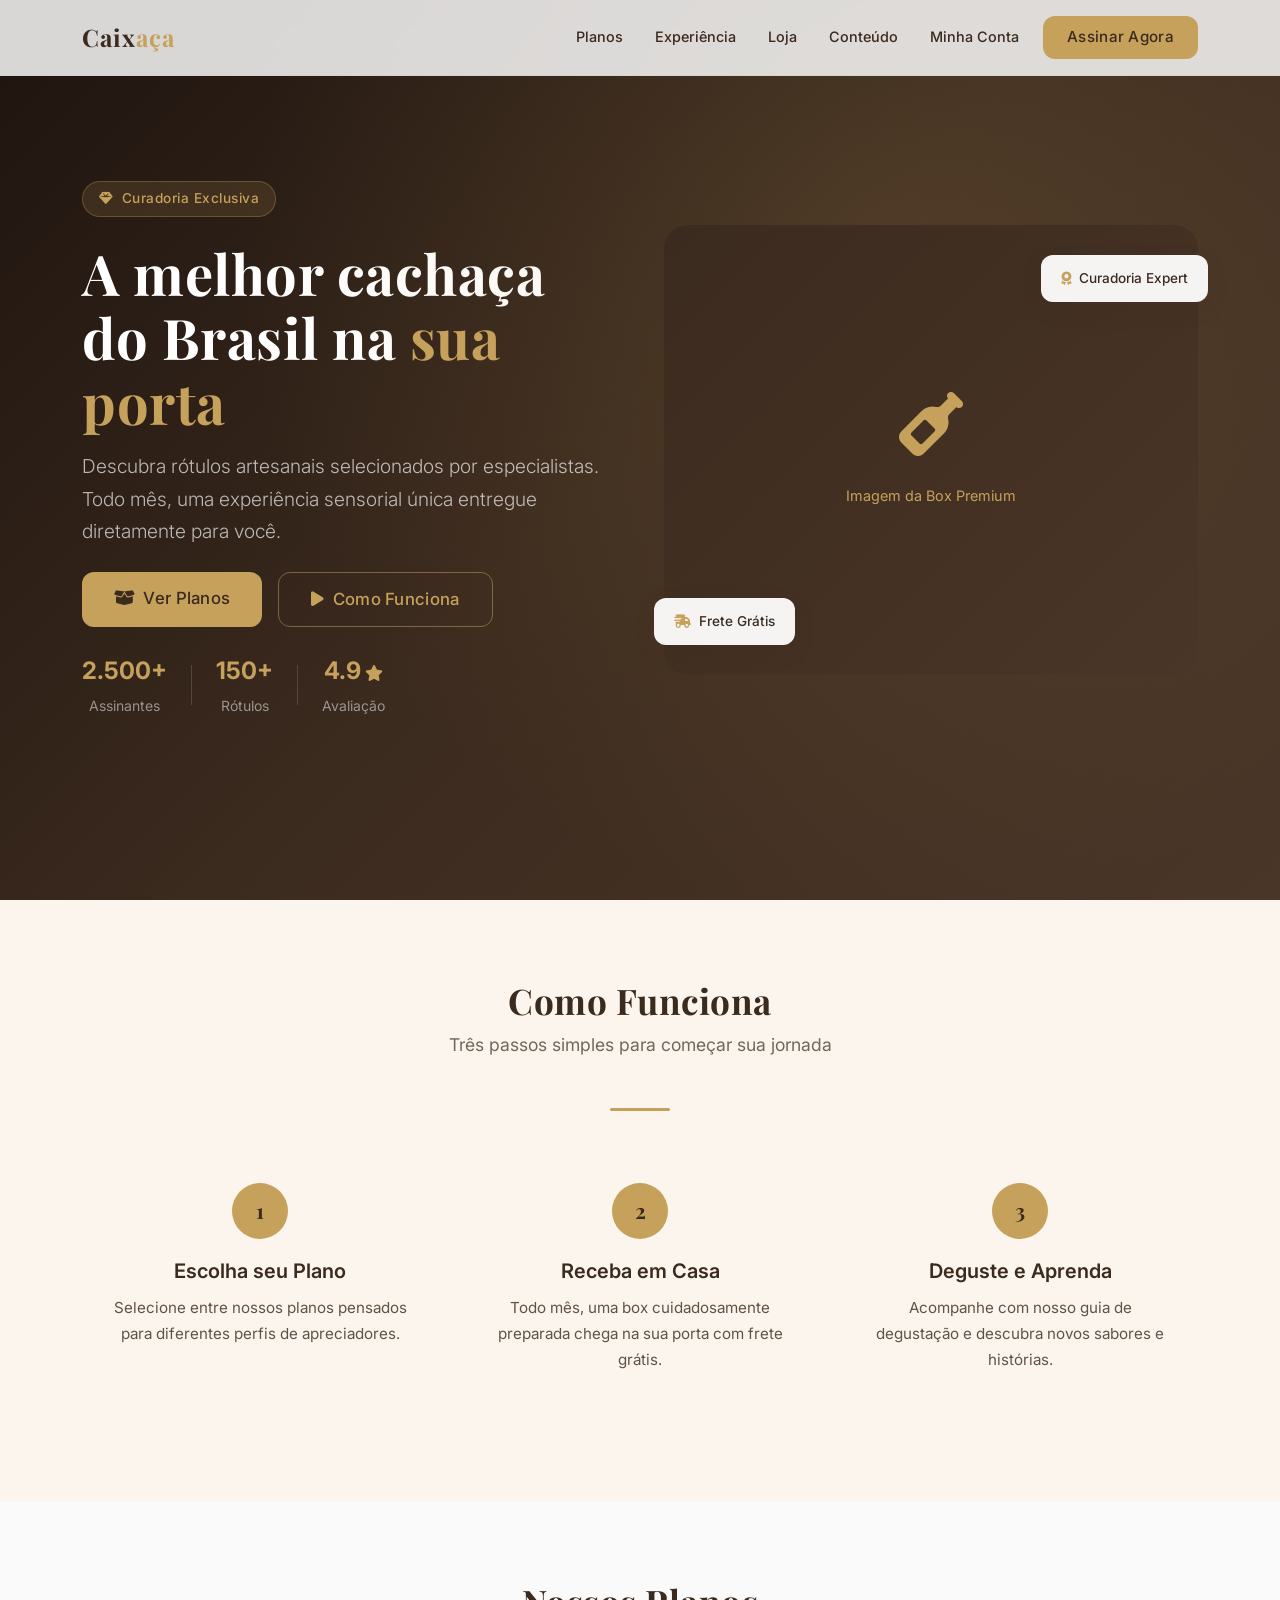
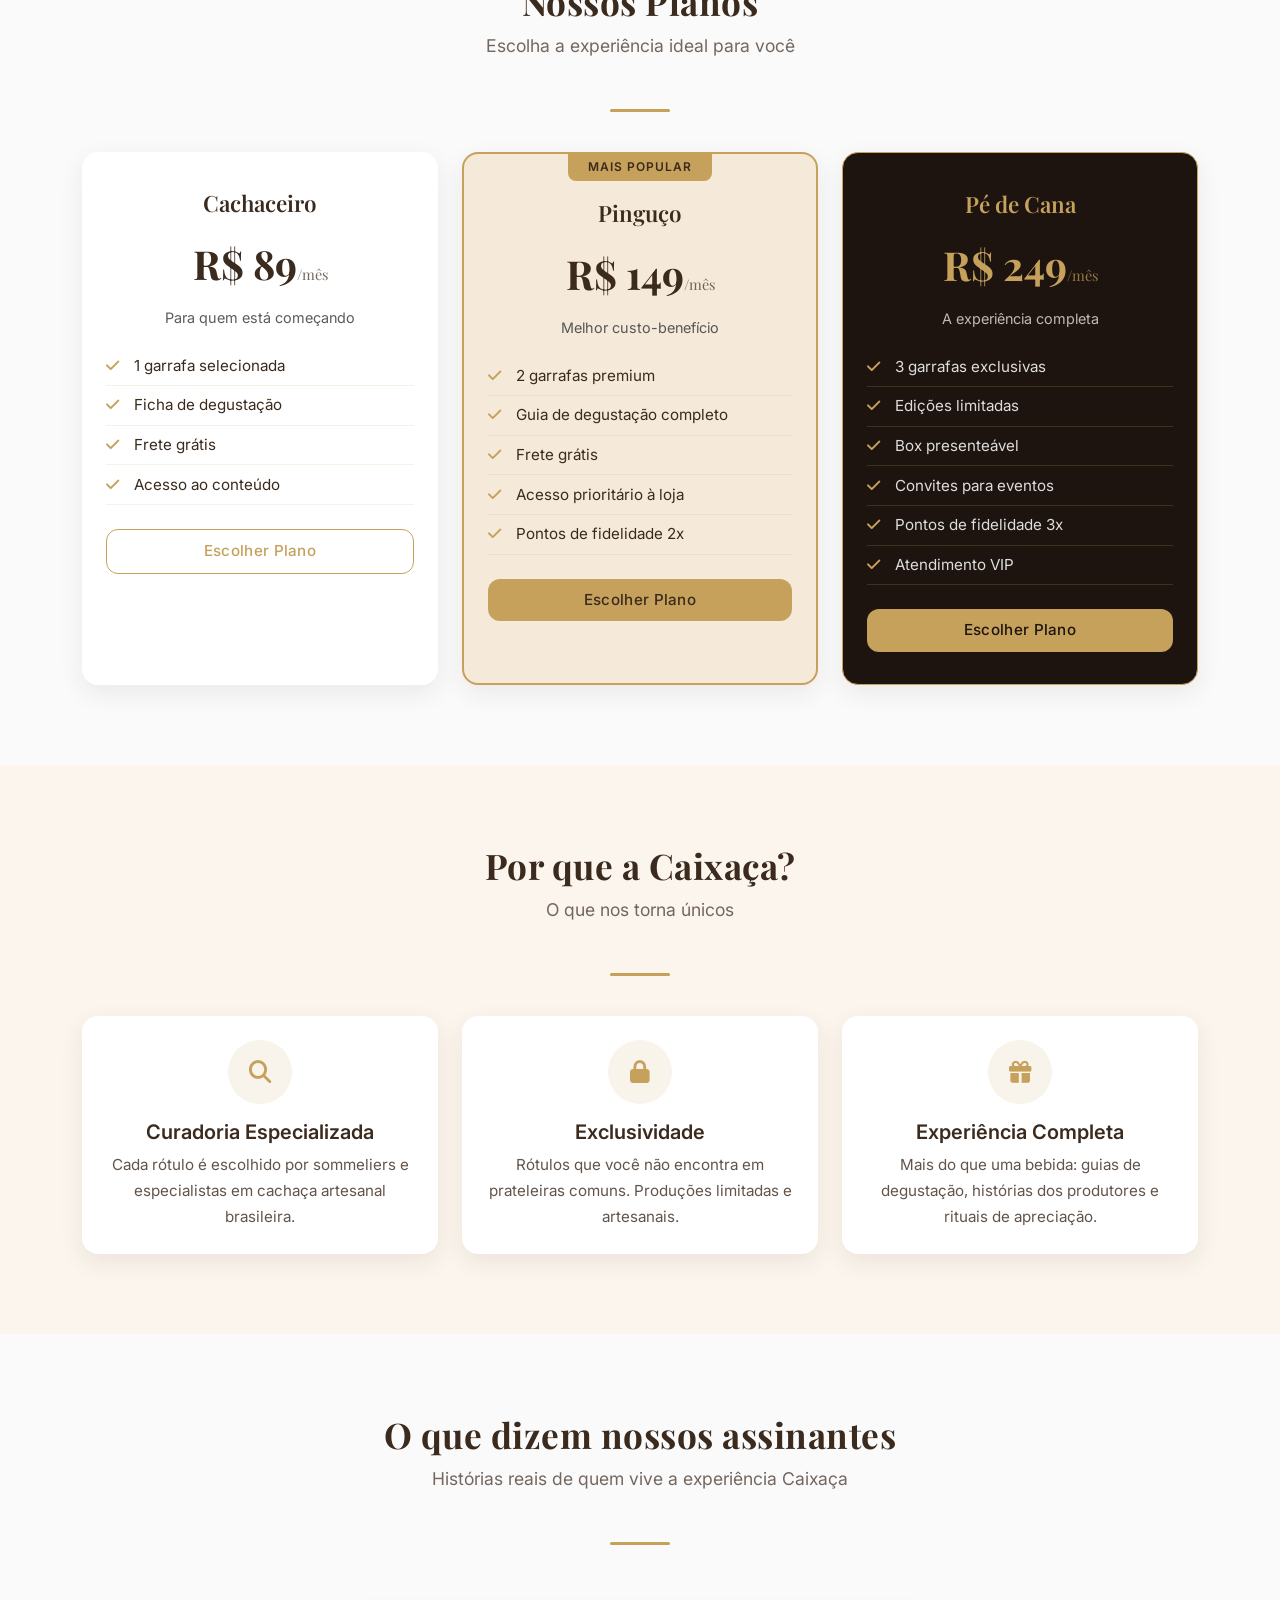
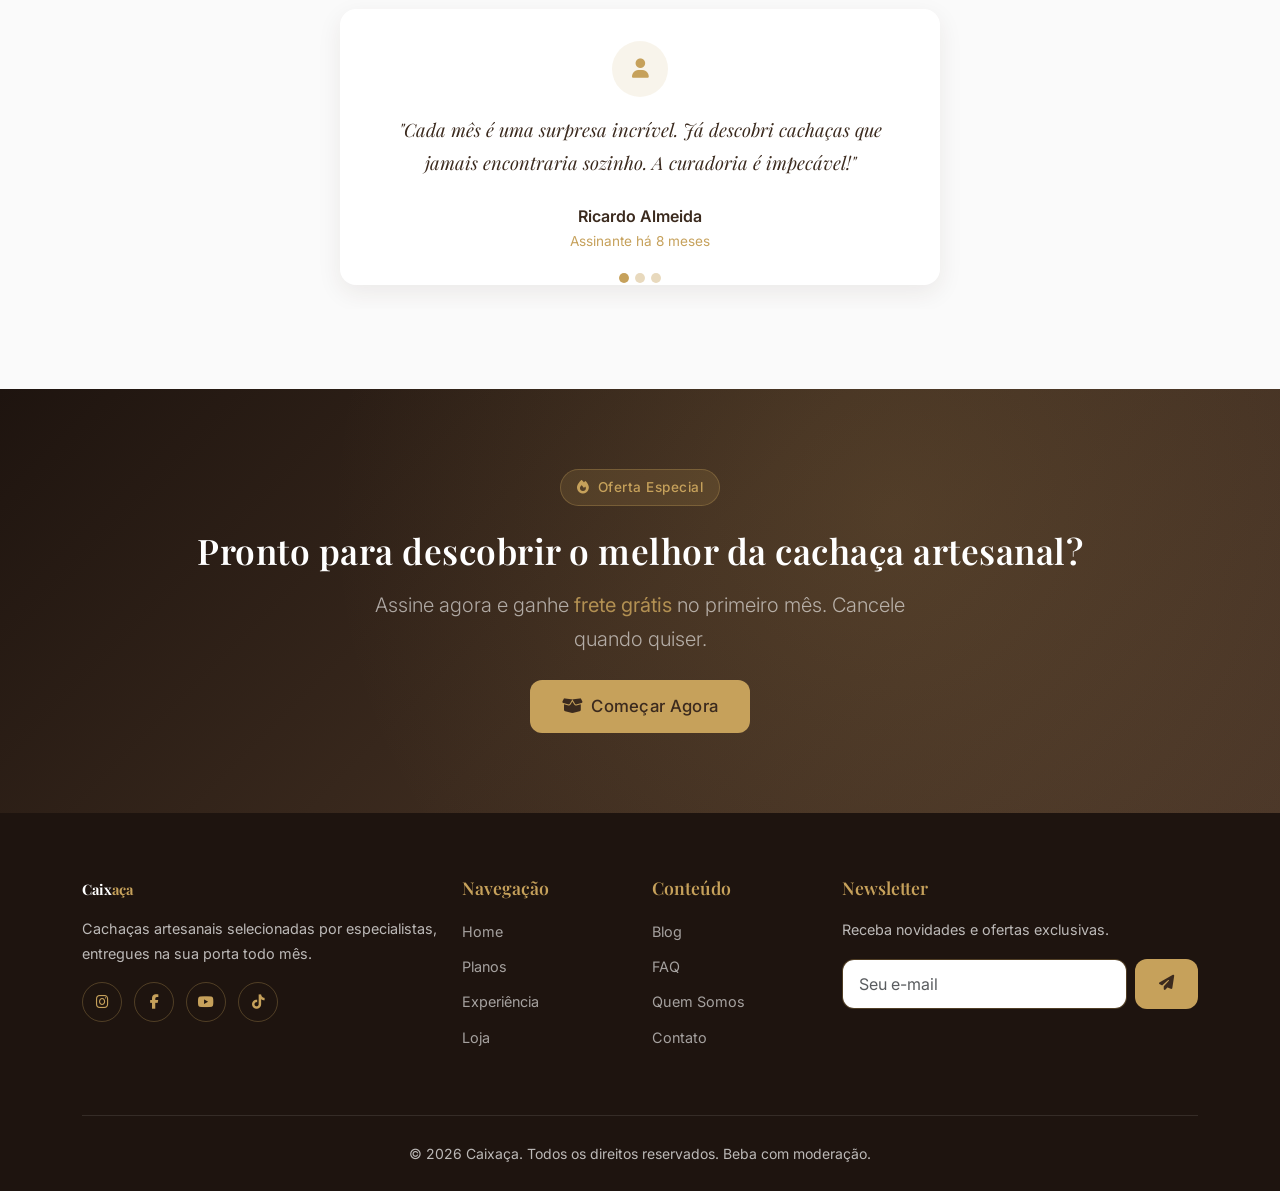
<file: website/index.html>
<!DOCTYPE html>
<html lang="pt-BR">
<head>
  <meta charset="UTF-8">
  <meta name="viewport" content="width=device-width, initial-scale=1.0">
  <title>Caixaça — Assinatura Premium de Cachaças Artesanais</title>
  <meta name="description" content="Descubra cachaças artesanais selecionadas por especialistas. Assine e receba mensalmente uma experiência sensorial única.">
  <link href="https://cdn.jsdelivr.net/npm/bootstrap@5.3.3/dist/css/bootstrap.min.css" rel="stylesheet">
  <link href="https://cdnjs.cloudflare.com/ajax/libs/font-awesome/6.5.1/css/all.min.css" rel="stylesheet">
  <link href="css/theme.css" rel="stylesheet">
</head>
<body>

  <!-- ========== NAVBAR ========== -->
  <nav class="navbar navbar-expand-lg fixed-top">
    <div class="container-lg">
      <a class="navbar-brand" href="index.html">Caix<span>aça</span></a>
      <button class="navbar-toggler" type="button" data-bs-toggle="collapse" data-bs-target="#mainNav">
        <span class="navbar-toggler-icon"></span>
      </button>
      <div class="collapse navbar-collapse" id="mainNav">
        <ul class="navbar-nav ms-auto align-items-lg-center">
          <li class="nav-item"><a class="nav-link" href="planos.html">Planos</a></li>
          <li class="nav-item"><a class="nav-link" href="experiencia.html">Experiência</a></li>
          <li class="nav-item"><a class="nav-link" href="loja.html">Loja</a></li>
          <li class="nav-item"><a class="nav-link" href="blog.html">Conteúdo</a></li>
          <li class="nav-item"><a class="nav-link" href="conta.html">Minha Conta</a></li>
          <li class="nav-item ms-lg-2">
            <a class="btn btn-primary" href="planos.html">Assinar Agora</a>
          </li>
        </ul>
      </div>
    </div>
  </nav>

  <!-- ========== HERO ========== -->
  <section class="hero-section bg-hero">
    <div class="container-lg">
      <div class="row align-items-center g-5">
        <div class="col-lg-6">
          <span class="hero-badge"><i class="fa-solid fa-gem me-2"></i>Curadoria Exclusiva</span>
          <h1 class="font-display mb-3">A melhor cachaça do Brasil na <span class="text-gold">sua porta</span></h1>
          <p class="lead mb-4">Descubra rótulos artesanais selecionados por especialistas. Todo mês, uma experiência sensorial única entregue diretamente para você.</p>
          <div class="d-flex flex-wrap gap-3">
            <a href="planos.html" class="btn btn-primary btn-lg">
              <i class="fa-solid fa-box-open me-2"></i>Ver Planos
            </a>
            <a href="experiencia.html" class="btn btn-outline-primary btn-lg" style="border-color: rgba(198,161,91,0.5); color: var(--gold);">
              <i class="fa-solid fa-play me-2"></i>Como Funciona
            </a>
          </div>
          <div class="d-flex align-items-center gap-4 mt-4">
            <div class="text-center">
              <div class="text-gold fw-bold fs-4">2.500+</div>
              <small class="text-white-50">Assinantes</small>
            </div>
            <div style="width:1px;height:40px;background:rgba(255,255,255,0.15)"></div>
            <div class="text-center">
              <div class="text-gold fw-bold fs-4">150+</div>
              <small class="text-white-50">Rótulos</small>
            </div>
            <div style="width:1px;height:40px;background:rgba(255,255,255,0.15)"></div>
            <div class="text-center">
              <div class="text-gold fw-bold fs-4">4.9<i class="fa-solid fa-star ms-1 fs-6"></i></div>
              <small class="text-white-50">Avaliação</small>
            </div>
          </div>
        </div>
        <div class="col-lg-6">
          <div class="hero-img-wrapper text-center">
            <div class="img-placeholder img-placeholder-dark" style="height:450px;border-radius:var(--radius-xl);">
              <div class="text-center">
                <i class="fa-solid fa-wine-bottle" style="font-size:4rem;"></i>
                <p class="mt-3 mb-0" style="color:var(--gold);font-size:0.9rem;">Imagem da Box Premium</p>
              </div>
            </div>
            <div class="floating-badge" style="bottom:30px;left:-10px;">
              <i class="fa-solid fa-truck-fast text-gold me-2"></i>Frete Grátis
            </div>
            <div class="floating-badge" style="top:30px;right:-10px;">
              <i class="fa-solid fa-award text-gold me-2"></i>Curadoria Expert
            </div>
          </div>
        </div>
      </div>
    </div>
  </section>

  <!-- ========== COMO FUNCIONA ========== -->
  <section class="bg-cream-light">
    <div class="container-lg">
      <div class="text-center fade-up">
        <h2 class="section-title">Como Funciona</h2>
        <p class="section-subtitle">Três passos simples para começar sua jornada</p>
        <div class="section-divider"></div>
      </div>
      <div class="row g-4">
        <div class="col-12 col-md-4 fade-up">
          <div class="step-card">
            <div class="step-number">1</div>
            <h5>Escolha seu Plano</h5>
            <p>Selecione entre nossos planos pensados para diferentes perfis de apreciadores.</p>
          </div>
        </div>
        <div class="col-12 col-md-4 fade-up">
          <div class="step-card">
            <div class="step-number">2</div>
            <h5>Receba em Casa</h5>
            <p>Todo mês, uma box cuidadosamente preparada chega na sua porta com frete grátis.</p>
          </div>
        </div>
        <div class="col-12 col-md-4 fade-up">
          <div class="step-card">
            <div class="step-number">3</div>
            <h5>Deguste e Aprenda</h5>
            <p>Acompanhe com nosso guia de degustação e descubra novos sabores e histórias.</p>
          </div>
        </div>
      </div>
    </div>
  </section>

  <!-- ========== PLANOS (PREVIEW) ========== -->
  <section>
    <div class="container-lg">
      <div class="text-center fade-up">
        <h2 class="section-title">Nossos Planos</h2>
        <p class="section-subtitle">Escolha a experiência ideal para você</p>
        <div class="section-divider"></div>
      </div>
      <div class="row g-4 justify-content-center">
        <!-- Plano Cachaceiro -->
        <div class="col-12 col-md-6 col-lg-4 fade-up">
          <div class="card card-plan card-plan-basic h-100">
            <div class="plan-name">Cachaceiro</div>
            <div class="plan-price">R$ 89<small>/mês</small></div>
            <p class="text-muted mt-2 mb-3" style="font-size:0.9rem;">Para quem está começando</p>
            <ul class="mb-4">
              <li><i class="fa-solid fa-check me-2"></i>1 garrafa selecionada</li>
              <li><i class="fa-solid fa-check me-2"></i>Ficha de degustação</li>
              <li><i class="fa-solid fa-check me-2"></i>Frete grátis</li>
              <li><i class="fa-solid fa-check me-2"></i>Acesso ao conteúdo</li>
            </ul>
            <a href="planos.html" class="btn btn-outline-primary w-100">Escolher Plano</a>
          </div>
        </div>
        <!-- Plano Pinguço (Popular) -->
        <div class="col-12 col-md-6 col-lg-4 fade-up">
          <div class="card card-plan card-plan-alchemist h-100">
            <span class="badge-popular">Mais Popular</span>
            <div class="plan-name mt-2">Pinguço</div>
            <div class="plan-price">R$ 149<small>/mês</small></div>
            <p class="text-muted mt-2 mb-3" style="font-size:0.9rem;">Melhor custo-benefício</p>
            <ul class="mb-4">
              <li><i class="fa-solid fa-check me-2"></i>2 garrafas premium</li>
              <li><i class="fa-solid fa-check me-2"></i>Guia de degustação completo</li>
              <li><i class="fa-solid fa-check me-2"></i>Frete grátis</li>
              <li><i class="fa-solid fa-check me-2"></i>Acesso prioritário à loja</li>
              <li><i class="fa-solid fa-check me-2"></i>Pontos de fidelidade 2x</li>
            </ul>
            <a href="planos.html" class="btn btn-primary w-100">Escolher Plano</a>
          </div>
        </div>
        <!-- Plano Pé de Cana -->
        <div class="col-12 col-md-6 col-lg-4 fade-up">
          <div class="card card-plan card-plan-collector h-100">
            <div class="plan-name">Pé de Cana</div>
            <div class="plan-price">R$ 249<small>/mês</small></div>
            <p class="mt-2 mb-3" style="font-size:0.9rem;opacity:0.7;">A experiência completa</p>
            <ul class="mb-4">
              <li><i class="fa-solid fa-check me-2"></i>3 garrafas exclusivas</li>
              <li><i class="fa-solid fa-check me-2"></i>Edições limitadas</li>
              <li><i class="fa-solid fa-check me-2"></i>Box presenteável</li>
              <li><i class="fa-solid fa-check me-2"></i>Convites para eventos</li>
              <li><i class="fa-solid fa-check me-2"></i>Pontos de fidelidade 3x</li>
              <li><i class="fa-solid fa-check me-2"></i>Atendimento VIP</li>
            </ul>
            <a href="planos.html" class="btn btn-primary w-100" style="background:var(--gold);color:var(--brown-deep);">Escolher Plano</a>
          </div>
        </div>
      </div>
    </div>
  </section>

  <!-- ========== DIFERENCIAIS ========== -->
  <section class="bg-cream-light">
    <div class="container-lg">
      <div class="text-center fade-up">
        <h2 class="section-title">Por que a Caixaça?</h2>
        <p class="section-subtitle">O que nos torna únicos</p>
        <div class="section-divider"></div>
      </div>
      <div class="row g-4">
        <div class="col-12 col-md-4 fade-up">
          <div class="card h-100 text-center p-4">
            <div class="icon-circle mx-auto mb-3">
              <i class="fa-solid fa-magnifying-glass"></i>
            </div>
            <h5>Curadoria Especializada</h5>
            <p class="mb-0" style="font-size:0.95rem;opacity:0.8;">Cada rótulo é escolhido por sommeliers e especialistas em cachaça artesanal brasileira.</p>
          </div>
        </div>
        <div class="col-12 col-md-4 fade-up">
          <div class="card h-100 text-center p-4">
            <div class="icon-circle mx-auto mb-3">
              <i class="fa-solid fa-lock"></i>
            </div>
            <h5>Exclusividade</h5>
            <p class="mb-0" style="font-size:0.95rem;opacity:0.8;">Rótulos que você não encontra em prateleiras comuns. Produções limitadas e artesanais.</p>
          </div>
        </div>
        <div class="col-12 col-md-4 fade-up">
          <div class="card h-100 text-center p-4">
            <div class="icon-circle mx-auto mb-3">
              <i class="fa-solid fa-gift"></i>
            </div>
            <h5>Experiência Completa</h5>
            <p class="mb-0" style="font-size:0.95rem;opacity:0.8;">Mais do que uma bebida: guias de degustação, histórias dos produtores e rituais de apreciação.</p>
          </div>
        </div>
      </div>
    </div>
  </section>

  <!-- ========== DEPOIMENTOS ========== -->
  <section>
    <div class="container-lg">
      <div class="text-center fade-up">
        <h2 class="section-title">O que dizem nossos assinantes</h2>
        <p class="section-subtitle">Histórias reais de quem vive a experiência Caixaça</p>
        <div class="section-divider"></div>
      </div>
      <div id="testimonialCarousel" class="carousel slide fade-up" data-bs-ride="carousel">
        <div class="carousel-indicators">
          <button type="button" data-bs-target="#testimonialCarousel" data-bs-slide-to="0" class="active"></button>
          <button type="button" data-bs-target="#testimonialCarousel" data-bs-slide-to="1"></button>
          <button type="button" data-bs-target="#testimonialCarousel" data-bs-slide-to="2"></button>
        </div>
        <div class="carousel-inner py-4">
          <div class="carousel-item active">
            <div class="testimonial-card">
              <div class="icon-circle mx-auto mb-3" style="width:56px;height:56px;font-size:1.2rem;">
                <i class="fa-solid fa-user"></i>
              </div>
              <p class="quote">"Cada mês é uma surpresa incrível. Já descobri cachaças que jamais encontraria sozinho. A curadoria é impecável!"</p>
              <div class="author">Ricardo Almeida</div>
              <div class="author-role">Assinante há 8 meses</div>
            </div>
          </div>
          <div class="carousel-item">
            <div class="testimonial-card">
              <div class="icon-circle mx-auto mb-3" style="width:56px;height:56px;font-size:1.2rem;">
                <i class="fa-solid fa-user"></i>
              </div>
              <p class="quote">"Presenteei meu pai e agora ele é o maior fã. O guia de degustação transforma cada garrafa em uma experiência."</p>
              <div class="author">Camila Santos</div>
              <div class="author-role">Assinante há 5 meses</div>
            </div>
          </div>
          <div class="carousel-item">
            <div class="testimonial-card">
              <div class="icon-circle mx-auto mb-3" style="width:56px;height:56px;font-size:1.2rem;">
                <i class="fa-solid fa-user"></i>
              </div>
              <p class="quote">"A embalagem é linda, as cachaças são excepcionais e o conteúdo educativo é um bônus que faz toda a diferença."</p>
              <div class="author">Fernando Costa</div>
              <div class="author-role">Assinante há 1 ano</div>
            </div>
          </div>
        </div>
      </div>
    </div>
  </section>

  <!-- ========== CTA FINAL ========== -->
  <section class="bg-hero text-center">
    <div class="container-lg fade-up">
      <span class="hero-badge"><i class="fa-solid fa-fire me-2"></i>Oferta Especial</span>
      <h2 class="font-display text-white mb-3" style="font-size:2.2rem;">Pronto para descobrir o melhor da cachaça artesanal?</h2>
      <p class="lead mb-4" style="color:rgba(255,255,255,0.7);max-width:560px;margin:0 auto;">Assine agora e ganhe <strong class="text-gold">frete grátis</strong> no primeiro mês. Cancele quando quiser.</p>
      <a href="planos.html" class="btn btn-primary btn-lg">
        <i class="fa-solid fa-box-open me-2"></i>Começar Agora
      </a>
    </div>
  </section>

  <!-- ========== FOOTER ========== -->
  <footer class="footer">
    <div class="container-lg">
      <div class="row g-4">
        <div class="col-12 col-md-4">
          <a class="footer-brand d-block mb-3" href="index.html">Caix<span>aça</span></a>
          <p style="font-size:0.9rem;">Cachaças artesanais selecionadas por especialistas, entregues na sua porta todo mês.</p>
          <div class="footer-social mt-3">
            <a href="#"><i class="fa-brands fa-instagram"></i></a>
            <a href="#"><i class="fa-brands fa-facebook-f"></i></a>
            <a href="#"><i class="fa-brands fa-youtube"></i></a>
            <a href="#"><i class="fa-brands fa-tiktok"></i></a>
          </div>
        </div>
        <div class="col-6 col-md-2">
          <h5>Navegação</h5>
          <ul class="list-unstyled">
            <li class="mb-2"><a href="index.html">Home</a></li>
            <li class="mb-2"><a href="planos.html">Planos</a></li>
            <li class="mb-2"><a href="experiencia.html">Experiência</a></li>
            <li class="mb-2"><a href="loja.html">Loja</a></li>
          </ul>
        </div>
        <div class="col-6 col-md-2">
          <h5>Conteúdo</h5>
          <ul class="list-unstyled">
            <li class="mb-2"><a href="blog.html">Blog</a></li>
            <li class="mb-2"><a href="faq.html">FAQ</a></li>
            <li class="mb-2"><a href="sobre.html">Quem Somos</a></li>
            <li class="mb-2"><a href="contato.html">Contato</a></li>
          </ul>
        </div>
        <div class="col-12 col-md-4">
          <h5>Newsletter</h5>
          <p style="font-size:0.9rem;">Receba novidades e ofertas exclusivas.</p>
          <form class="d-flex gap-2" onsubmit="event.preventDefault();">
            <input type="email" class="form-control" placeholder="Seu e-mail">
            <button class="btn btn-primary" type="submit"><i class="fa-solid fa-paper-plane"></i></button>
          </form>
        </div>
      </div>
      <div class="footer-bottom text-center">
        <small>&copy; 2026 Caixaça. Todos os direitos reservados. Beba com moderação.</small>
      </div>
    </div>
  </footer>

  <!-- CTA Flutuante -->
  <a href="planos.html" class="btn btn-primary cta-float d-lg-none">
    <i class="fa-solid fa-box-open me-2"></i>Assinar
  </a>

  <script src="https://cdn.jsdelivr.net/npm/bootstrap@5.3.3/dist/js/bootstrap.bundle.min.js"></script>
  <script src="js/main.js"></script>
</body>
</html>
</file>
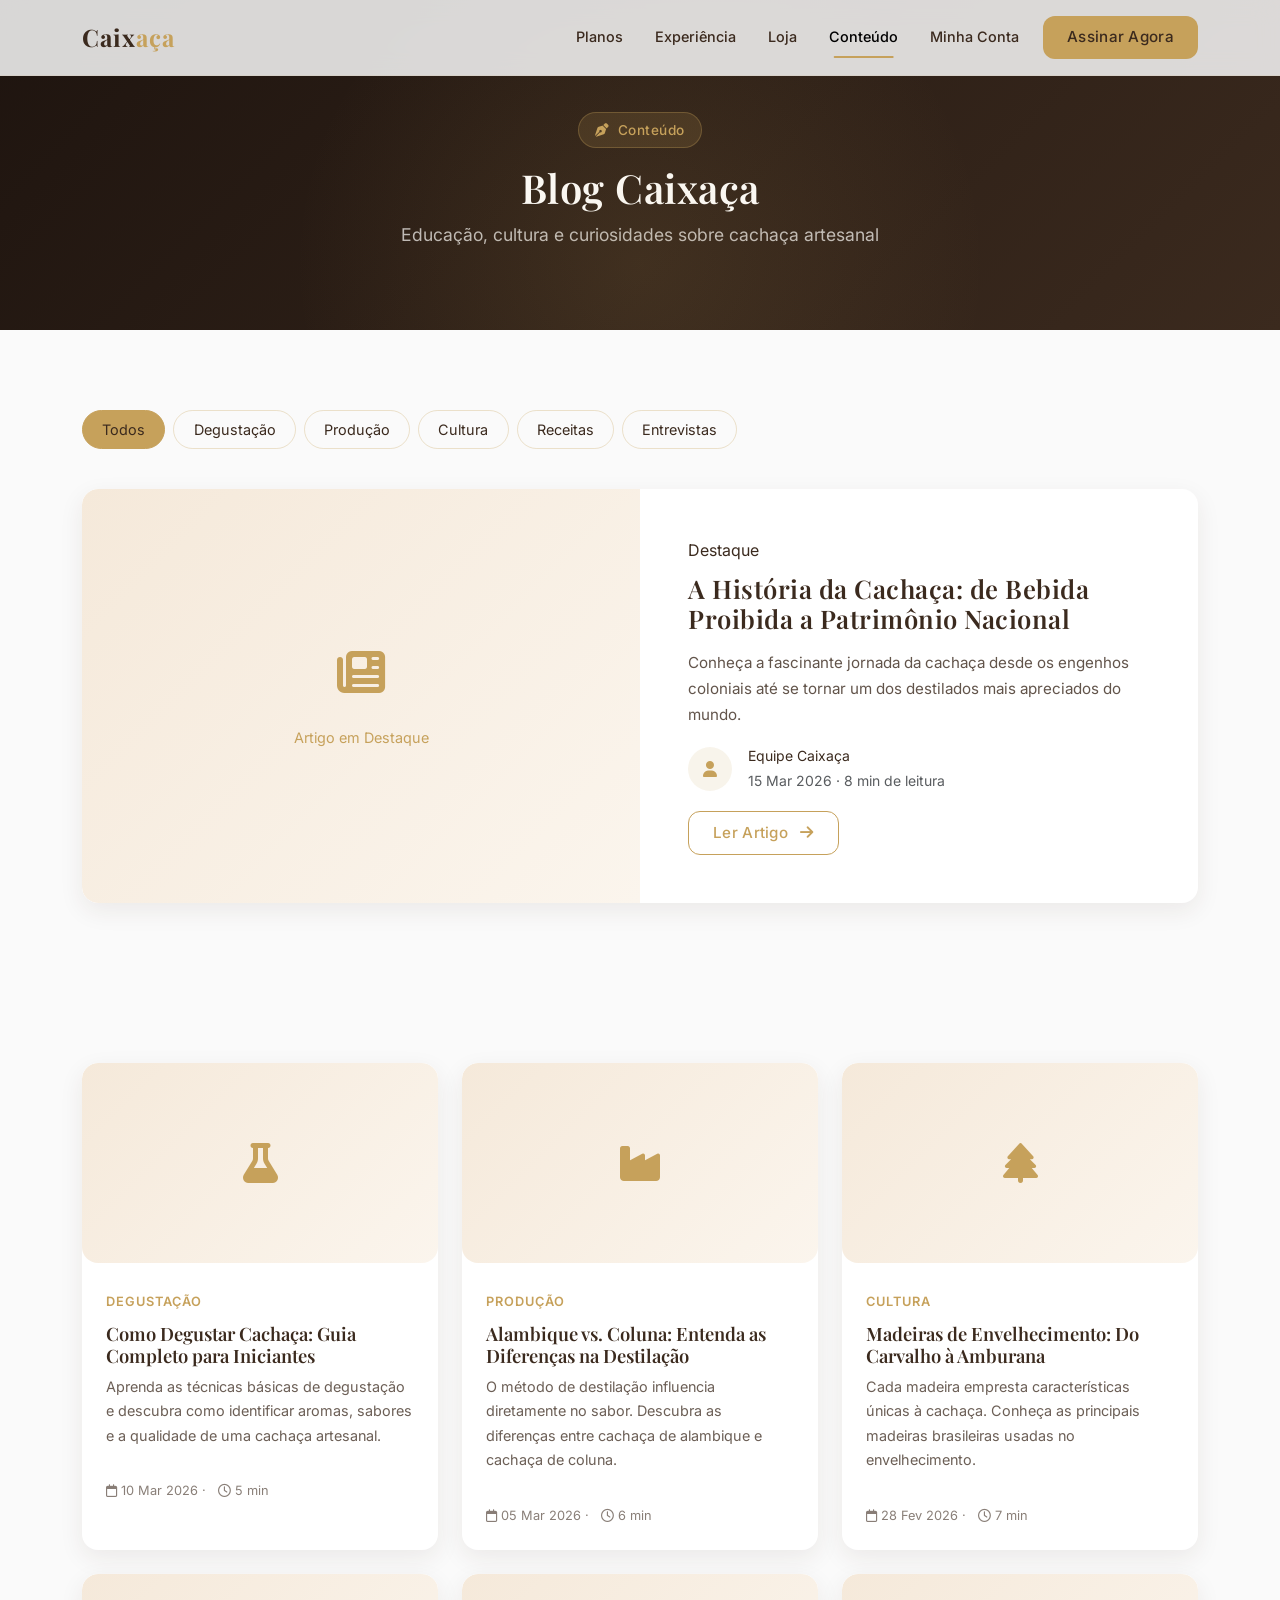
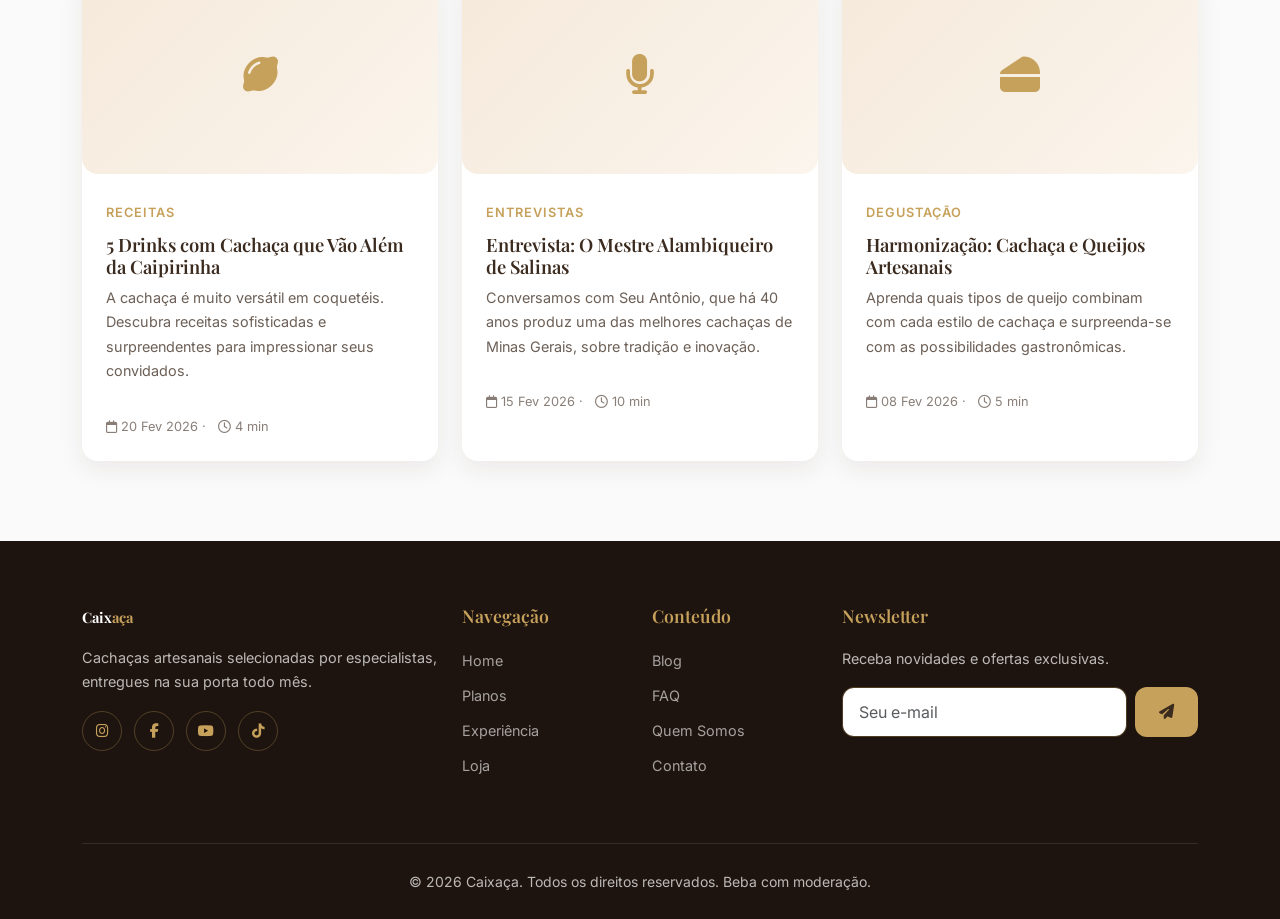
<file: website/blog.html>
<!DOCTYPE html>
<html lang="pt-BR">
<head>
  <meta charset="UTF-8">
  <meta name="viewport" content="width=device-width, initial-scale=1.0">
  <title>Blog — Caixaça</title>
  <meta name="description" content="Artigos, dicas e curiosidades sobre o mundo da cachaça artesanal brasileira.">
  <link href="https://cdn.jsdelivr.net/npm/bootstrap@5.3.3/dist/css/bootstrap.min.css" rel="stylesheet">
  <link href="https://cdnjs.cloudflare.com/ajax/libs/font-awesome/6.5.1/css/all.min.css" rel="stylesheet">
  <link href="css/theme.css" rel="stylesheet">
</head>
<body>

  <!-- NAVBAR -->
  <nav class="navbar navbar-expand-lg fixed-top">
    <div class="container-lg">
      <a class="navbar-brand" href="index.html">Caix<span>aça</span></a>
      <button class="navbar-toggler" type="button" data-bs-toggle="collapse" data-bs-target="#mainNav">
        <span class="navbar-toggler-icon"></span>
      </button>
      <div class="collapse navbar-collapse" id="mainNav">
        <ul class="navbar-nav ms-auto align-items-lg-center">
          <li class="nav-item"><a class="nav-link" href="planos.html">Planos</a></li>
          <li class="nav-item"><a class="nav-link" href="experiencia.html">Experiência</a></li>
          <li class="nav-item"><a class="nav-link" href="loja.html">Loja</a></li>
          <li class="nav-item"><a class="nav-link" href="blog.html">Conteúdo</a></li>
          <li class="nav-item"><a class="nav-link" href="conta.html">Minha Conta</a></li>
          <li class="nav-item ms-lg-2">
            <a class="btn btn-primary" href="planos.html">Assinar Agora</a>
          </li>
        </ul>
      </div>
    </div>
  </nav>

  <!-- PAGE HEADER -->
  <div class="page-header">
    <div class="container-lg">
      <span class="hero-badge mb-3 d-inline-block"><i class="fa-solid fa-pen-nib me-2"></i>Conteúdo</span>
      <h1 class="font-display">Blog Caixaça</h1>
      <p>Educação, cultura e curiosidades sobre cachaça artesanal</p>
    </div>
  </div>

  <!-- CATEGORIAS -->
  <section class="pb-0">
    <div class="container-lg">
      <div class="d-flex flex-wrap gap-2 mb-4 fade-up">
        <button class="filter-btn active">Todos</button>
        <button class="filter-btn">Degustação</button>
        <button class="filter-btn">Produção</button>
        <button class="filter-btn">Cultura</button>
        <button class="filter-btn">Receitas</button>
        <button class="filter-btn">Entrevistas</button>
      </div>
    </div>
  </section>

  <!-- DESTAQUE PRINCIPAL -->
  <section class="pt-3">
    <div class="container-lg">
      <div class="card fade-up" style="overflow:hidden;">
        <div class="row g-0">
          <div class="col-lg-6">
            <div class="img-placeholder h-100" style="min-height:320px;border-radius:var(--radius-lg) 0 0 var(--radius-lg);">
              <div class="text-center">
                <i class="fa-solid fa-newspaper" style="font-size:3rem;"></i>
                <p class="mt-3 mb-0" style="color:var(--gold);font-size:0.9rem;">Artigo em Destaque</p>
              </div>
            </div>
          </div>
          <div class="col-lg-6">
            <div class="p-4 p-lg-5 d-flex flex-column justify-content-center h-100">
              <span class="blog-category">Destaque</span>
              <h2 class="font-display mt-2 mb-3" style="font-size:1.6rem;">A História da Cachaça: de Bebida Proibida a Patrimônio Nacional</h2>
              <p class="mb-3" style="font-size:0.95rem;opacity:0.8;">Conheça a fascinante jornada da cachaça desde os engenhos coloniais até se tornar um dos destilados mais apreciados do mundo.</p>
              <div class="d-flex align-items-center gap-3 mb-3">
                <div class="icon-circle icon-circle-sm"><i class="fa-solid fa-user"></i></div>
                <div>
                  <small class="fw-600 d-block">Equipe Caixaça</small>
                  <small class="text-muted">15 Mar 2026 · 8 min de leitura</small>
                </div>
              </div>
              <a href="#" class="btn btn-outline-primary" style="width:fit-content;">Ler Artigo <i class="fa-solid fa-arrow-right ms-2"></i></a>
            </div>
          </div>
        </div>
      </div>
    </div>
  </section>

  <!-- LISTA DE ARTIGOS -->
  <section>
    <div class="container-lg">
      <div class="row g-4">
        <!-- Artigo 1 -->
        <div class="col-12 col-md-6 col-lg-4 fade-up">
          <div class="card blog-card h-100">
            <div class="img-placeholder card-img-top" style="height:200px;">
              <i class="fa-solid fa-flask"></i>
            </div>
            <div class="card-body">
              <span class="blog-category">Degustação</span>
              <h5 class="blog-title">Como Degustar Cachaça: Guia Completo para Iniciantes</h5>
              <p class="blog-excerpt">Aprenda as técnicas básicas de degustação e descubra como identificar aromas, sabores e a qualidade de uma cachaça artesanal.</p>
              <div class="blog-meta mt-auto pt-3">
                <i class="fa-regular fa-calendar me-1"></i>10 Mar 2026 · <i class="fa-regular fa-clock ms-2 me-1"></i>5 min
              </div>
            </div>
          </div>
        </div>

        <!-- Artigo 2 -->
        <div class="col-12 col-md-6 col-lg-4 fade-up">
          <div class="card blog-card h-100">
            <div class="img-placeholder card-img-top" style="height:200px;">
              <i class="fa-solid fa-industry"></i>
            </div>
            <div class="card-body">
              <span class="blog-category">Produção</span>
              <h5 class="blog-title">Alambique vs. Coluna: Entenda as Diferenças na Destilação</h5>
              <p class="blog-excerpt">O método de destilação influencia diretamente no sabor. Descubra as diferenças entre cachaça de alambique e cachaça de coluna.</p>
              <div class="blog-meta mt-auto pt-3">
                <i class="fa-regular fa-calendar me-1"></i>05 Mar 2026 · <i class="fa-regular fa-clock ms-2 me-1"></i>6 min
              </div>
            </div>
          </div>
        </div>

        <!-- Artigo 3 -->
        <div class="col-12 col-md-6 col-lg-4 fade-up">
          <div class="card blog-card h-100">
            <div class="img-placeholder card-img-top" style="height:200px;">
              <i class="fa-solid fa-tree"></i>
            </div>
            <div class="card-body">
              <span class="blog-category">Cultura</span>
              <h5 class="blog-title">Madeiras de Envelhecimento: Do Carvalho à Amburana</h5>
              <p class="blog-excerpt">Cada madeira empresta características únicas à cachaça. Conheça as principais madeiras brasileiras usadas no envelhecimento.</p>
              <div class="blog-meta mt-auto pt-3">
                <i class="fa-regular fa-calendar me-1"></i>28 Fev 2026 · <i class="fa-regular fa-clock ms-2 me-1"></i>7 min
              </div>
            </div>
          </div>
        </div>

        <!-- Artigo 4 -->
        <div class="col-12 col-md-6 col-lg-4 fade-up">
          <div class="card blog-card h-100">
            <div class="img-placeholder card-img-top" style="height:200px;">
              <i class="fa-solid fa-lemon"></i>
            </div>
            <div class="card-body">
              <span class="blog-category">Receitas</span>
              <h5 class="blog-title">5 Drinks com Cachaça que Vão Além da Caipirinha</h5>
              <p class="blog-excerpt">A cachaça é muito versátil em coquetéis. Descubra receitas sofisticadas e surpreendentes para impressionar seus convidados.</p>
              <div class="blog-meta mt-auto pt-3">
                <i class="fa-regular fa-calendar me-1"></i>20 Fev 2026 · <i class="fa-regular fa-clock ms-2 me-1"></i>4 min
              </div>
            </div>
          </div>
        </div>

        <!-- Artigo 5 -->
        <div class="col-12 col-md-6 col-lg-4 fade-up">
          <div class="card blog-card h-100">
            <div class="img-placeholder card-img-top" style="height:200px;">
              <i class="fa-solid fa-microphone"></i>
            </div>
            <div class="card-body">
              <span class="blog-category">Entrevistas</span>
              <h5 class="blog-title">Entrevista: O Mestre Alambiqueiro de Salinas</h5>
              <p class="blog-excerpt">Conversamos com Seu Antônio, que há 40 anos produz uma das melhores cachaças de Minas Gerais, sobre tradição e inovação.</p>
              <div class="blog-meta mt-auto pt-3">
                <i class="fa-regular fa-calendar me-1"></i>15 Fev 2026 · <i class="fa-regular fa-clock ms-2 me-1"></i>10 min
              </div>
            </div>
          </div>
        </div>

        <!-- Artigo 6 -->
        <div class="col-12 col-md-6 col-lg-4 fade-up">
          <div class="card blog-card h-100">
            <div class="img-placeholder card-img-top" style="height:200px;">
              <i class="fa-solid fa-cheese"></i>
            </div>
            <div class="card-body">
              <span class="blog-category">Degustação</span>
              <h5 class="blog-title">Harmonização: Cachaça e Queijos Artesanais</h5>
              <p class="blog-excerpt">Aprenda quais tipos de queijo combinam com cada estilo de cachaça e surpreenda-se com as possibilidades gastronômicas.</p>
              <div class="blog-meta mt-auto pt-3">
                <i class="fa-regular fa-calendar me-1"></i>08 Fev 2026 · <i class="fa-regular fa-clock ms-2 me-1"></i>5 min
              </div>
            </div>
          </div>
        </div>
      </div>
    </div>
  </section>

  <!-- FOOTER -->
  <footer class="footer">
    <div class="container-lg">
      <div class="row g-4">
        <div class="col-12 col-md-4">
          <a class="footer-brand d-block mb-3" href="index.html">Caix<span>aça</span></a>
          <p style="font-size:0.9rem;">Cachaças artesanais selecionadas por especialistas, entregues na sua porta todo mês.</p>
          <div class="footer-social mt-3">
            <a href="#"><i class="fa-brands fa-instagram"></i></a>
            <a href="#"><i class="fa-brands fa-facebook-f"></i></a>
            <a href="#"><i class="fa-brands fa-youtube"></i></a>
            <a href="#"><i class="fa-brands fa-tiktok"></i></a>
          </div>
        </div>
        <div class="col-6 col-md-2">
          <h5>Navegação</h5>
          <ul class="list-unstyled">
            <li class="mb-2"><a href="index.html">Home</a></li>
            <li class="mb-2"><a href="planos.html">Planos</a></li>
            <li class="mb-2"><a href="experiencia.html">Experiência</a></li>
            <li class="mb-2"><a href="loja.html">Loja</a></li>
          </ul>
        </div>
        <div class="col-6 col-md-2">
          <h5>Conteúdo</h5>
          <ul class="list-unstyled">
            <li class="mb-2"><a href="blog.html">Blog</a></li>
            <li class="mb-2"><a href="faq.html">FAQ</a></li>
            <li class="mb-2"><a href="sobre.html">Quem Somos</a></li>
            <li class="mb-2"><a href="contato.html">Contato</a></li>
          </ul>
        </div>
        <div class="col-12 col-md-4">
          <h5>Newsletter</h5>
          <p style="font-size:0.9rem;">Receba novidades e ofertas exclusivas.</p>
          <form class="d-flex gap-2" onsubmit="event.preventDefault();">
            <input type="email" class="form-control" placeholder="Seu e-mail">
            <button class="btn btn-primary" type="submit"><i class="fa-solid fa-paper-plane"></i></button>
          </form>
        </div>
      </div>
      <div class="footer-bottom text-center">
        <small>&copy; 2026 Caixaça. Todos os direitos reservados. Beba com moderação.</small>
      </div>
    </div>
  </footer>

  <script src="https://cdn.jsdelivr.net/npm/bootstrap@5.3.3/dist/js/bootstrap.bundle.min.js"></script>
  <script src="js/main.js"></script>
</body>
</html>
</file>
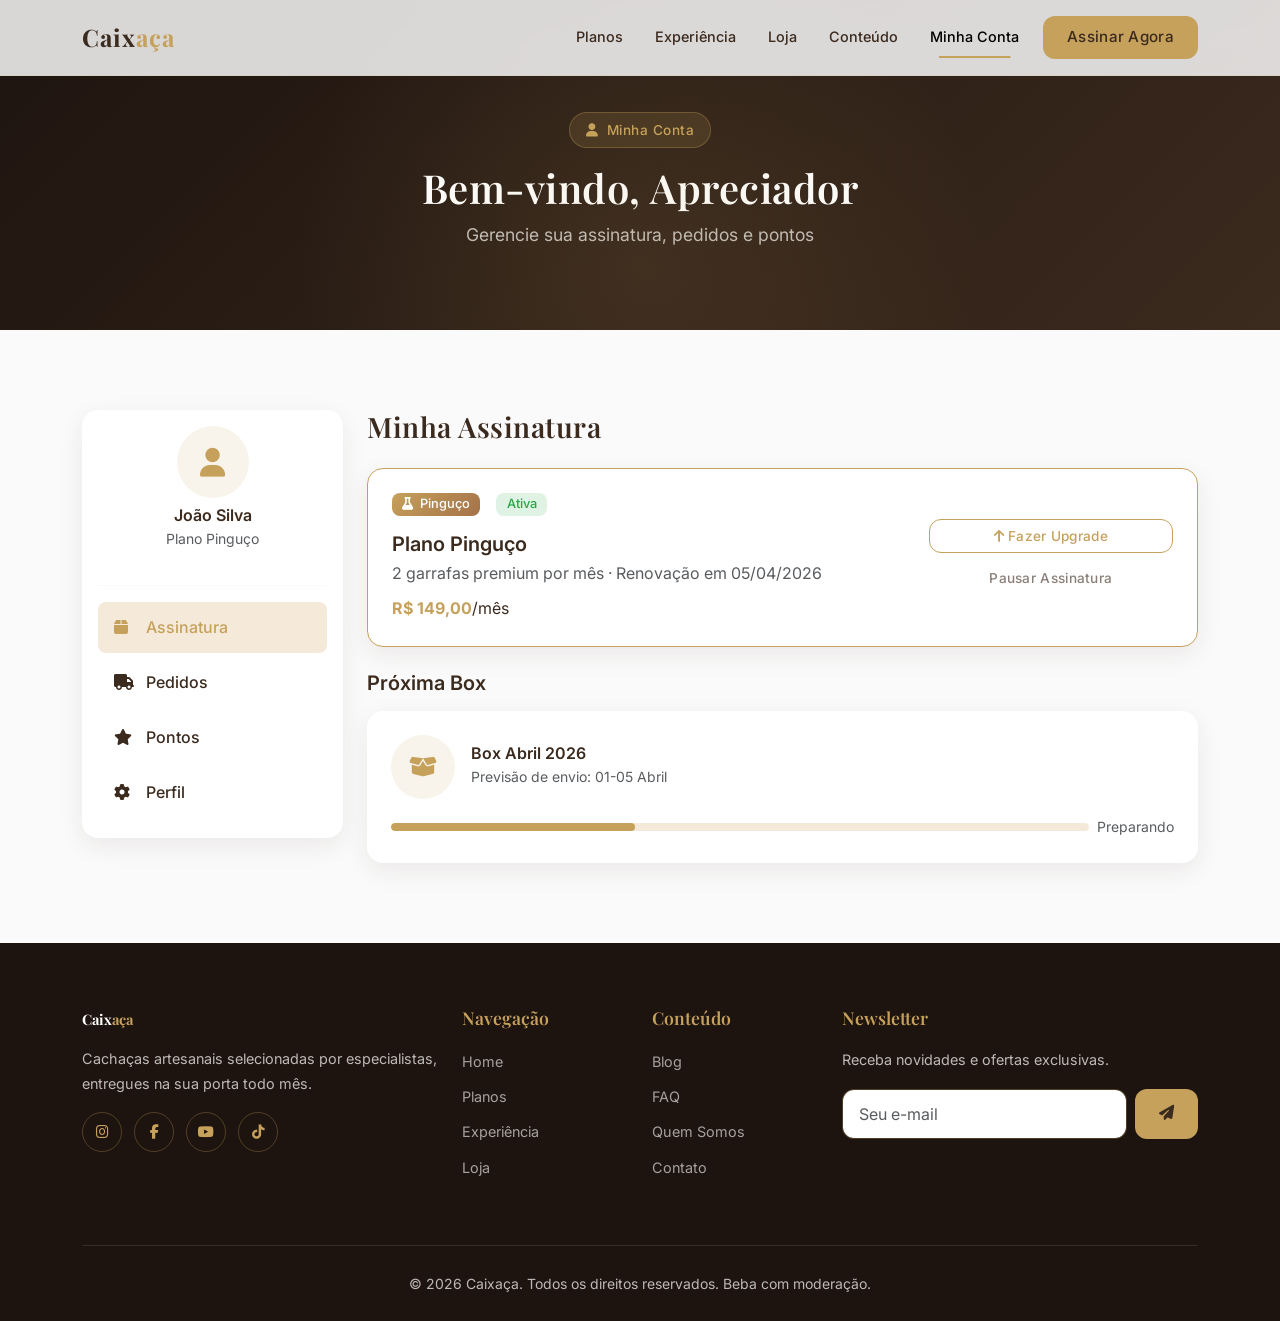
<file: website/conta.html>
<!DOCTYPE html>
<html lang="pt-BR">
<head>
  <meta charset="UTF-8">
  <meta name="viewport" content="width=device-width, initial-scale=1.0">
  <title>Minha Conta — Caixaça</title>
  <meta name="description" content="Gerencie sua assinatura, pedidos e pontos de fidelidade na Caixaça.">
  <link href="https://cdn.jsdelivr.net/npm/bootstrap@5.3.3/dist/css/bootstrap.min.css" rel="stylesheet">
  <link href="https://cdnjs.cloudflare.com/ajax/libs/font-awesome/6.5.1/css/all.min.css" rel="stylesheet">
  <link href="css/theme.css" rel="stylesheet">
</head>
<body>

  <!-- NAVBAR -->
  <nav class="navbar navbar-expand-lg fixed-top">
    <div class="container-lg">
      <a class="navbar-brand" href="index.html">Caix<span>aça</span></a>
      <button class="navbar-toggler" type="button" data-bs-toggle="collapse" data-bs-target="#mainNav">
        <span class="navbar-toggler-icon"></span>
      </button>
      <div class="collapse navbar-collapse" id="mainNav">
        <ul class="navbar-nav ms-auto align-items-lg-center">
          <li class="nav-item"><a class="nav-link" href="planos.html">Planos</a></li>
          <li class="nav-item"><a class="nav-link" href="experiencia.html">Experiência</a></li>
          <li class="nav-item"><a class="nav-link" href="loja.html">Loja</a></li>
          <li class="nav-item"><a class="nav-link" href="blog.html">Conteúdo</a></li>
          <li class="nav-item"><a class="nav-link" href="conta.html">Minha Conta</a></li>
          <li class="nav-item ms-lg-2">
            <a class="btn btn-primary" href="planos.html">Assinar Agora</a>
          </li>
        </ul>
      </div>
    </div>
  </nav>

  <!-- PAGE HEADER -->
  <div class="page-header">
    <div class="container-lg">
      <span class="hero-badge mb-3 d-inline-block"><i class="fa-solid fa-user me-2"></i>Minha Conta</span>
      <h1 class="font-display">Bem-vindo, Apreciador</h1>
      <p>Gerencie sua assinatura, pedidos e pontos</p>
    </div>
  </div>

  <!-- CONTA CONTENT -->
  <section>
    <div class="container-lg">
      <div class="row g-4">
        <!-- Sidebar -->
        <div class="col-lg-3">
          <div class="card p-3">
            <div class="text-center mb-3">
              <div class="icon-circle mx-auto mb-2" style="width:72px;height:72px;font-size:1.8rem;">
                <i class="fa-solid fa-user"></i>
              </div>
              <h6 class="mb-0">João Silva</h6>
              <small class="text-muted">Plano Pinguço</small>
            </div>
            <hr style="border-color:rgba(198,161,91,0.2);">
            <nav class="sidebar-nav">
              <a href="#" class="nav-link active" data-section="section-assinatura">
                <i class="fa-solid fa-box me-2"></i>Assinatura
              </a>
              <a href="#" class="nav-link" data-section="section-pedidos">
                <i class="fa-solid fa-truck me-2"></i>Pedidos
              </a>
              <a href="#" class="nav-link" data-section="section-pontos">
                <i class="fa-solid fa-star me-2"></i>Pontos
              </a>
              <a href="#" class="nav-link" data-section="section-perfil">
                <i class="fa-solid fa-gear me-2"></i>Perfil
              </a>
            </nav>
          </div>
        </div>

        <!-- Conteúdo -->
        <div class="col-lg-9">
          <!-- Assinatura -->
          <div id="section-assinatura" class="account-section">
            <h3 class="mb-4">Minha Assinatura</h3>
            <div class="card p-4 mb-4 premium-border">
              <div class="row align-items-center">
                <div class="col-md-8">
                  <div class="d-flex align-items-center gap-3 mb-3">
                    <span class="badge premium-bg text-white"><i class="fa-solid fa-flask me-1"></i> Pinguço</span>
                    <span class="badge" style="background:rgba(40,167,69,0.15);color:#28a745;">Ativa</span>
                  </div>
                  <h5 class="mb-1">Plano Pinguço</h5>
                  <p class="text-muted mb-2">2 garrafas premium por mês · Renovação em 05/04/2026</p>
                  <p class="mb-0"><strong class="text-gold">R$ 149,00</strong>/mês</p>
                </div>
                <div class="col-md-4 text-md-end mt-3 mt-md-0">
                  <a href="planos.html" class="btn btn-outline-primary btn-sm mb-2 d-block">
                    <i class="fa-solid fa-arrow-up me-1"></i>Fazer Upgrade
                  </a>
                  <button class="btn btn-sm d-block w-100" style="color:var(--brown-dark);opacity:0.6;font-size:0.85rem;">Pausar Assinatura</button>
                </div>
              </div>
            </div>

            <h5 class="mb-3">Próxima Box</h5>
            <div class="card p-4">
              <div class="d-flex align-items-center gap-3 mb-3">
                <div class="icon-circle"><i class="fa-solid fa-box-open"></i></div>
                <div>
                  <h6 class="mb-0">Box Abril 2026</h6>
                  <small class="text-muted">Previsão de envio: 01-05 Abril</small>
                </div>
              </div>
              <div class="d-flex align-items-center gap-2">
                <div class="progress flex-grow-1" style="height:8px;background:var(--cream);">
                  <div class="progress-bar" role="progressbar" style="width:35%;background:var(--gold);border-radius:4px;"></div>
                </div>
                <small class="text-muted">Preparando</small>
              </div>
            </div>
          </div>

          <!-- Pedidos -->
          <div id="section-pedidos" class="account-section d-none">
            <h3 class="mb-4">Meus Pedidos</h3>
            <div class="card p-0 overflow-hidden">
              <div class="table-responsive">
                <table class="table table-hover mb-0">
                  <thead style="background:var(--cream-light);">
                    <tr>
                      <th class="ps-4 py-3" style="font-size:0.85rem;">Pedido</th>
                      <th class="py-3" style="font-size:0.85rem;">Data</th>
                      <th class="py-3" style="font-size:0.85rem;">Tipo</th>
                      <th class="py-3" style="font-size:0.85rem;">Status</th>
                      <th class="pe-4 py-3" style="font-size:0.85rem;">Valor</th>
                    </tr>
                  </thead>
                  <tbody>
                    <tr>
                      <td class="ps-4 py-3">#CX-2026-0312</td>
                      <td class="py-3">05/03/2026</td>
                      <td class="py-3"><span class="badge">Box Mensal</span></td>
                      <td class="py-3"><span class="badge" style="background:rgba(40,167,69,0.15);color:#28a745;">Entregue</span></td>
                      <td class="pe-4 py-3 fw-600">R$ 149,00</td>
                    </tr>
                    <tr>
                      <td class="ps-4 py-3">#CX-2026-0289</td>
                      <td class="py-3">03/02/2026</td>
                      <td class="py-3"><span class="badge">Box Mensal</span></td>
                      <td class="py-3"><span class="badge" style="background:rgba(40,167,69,0.15);color:#28a745;">Entregue</span></td>
                      <td class="pe-4 py-3 fw-600">R$ 149,00</td>
                    </tr>
                    <tr>
                      <td class="ps-4 py-3">#CX-2026-0245</td>
                      <td class="py-3">15/02/2026</td>
                      <td class="py-3"><span class="badge badge-outline">Loja</span></td>
                      <td class="py-3"><span class="badge" style="background:rgba(40,167,69,0.15);color:#28a745;">Entregue</span></td>
                      <td class="pe-4 py-3 fw-600">R$ 78,00</td>
                    </tr>
                    <tr>
                      <td class="ps-4 py-3">#CX-2026-0201</td>
                      <td class="py-3">05/01/2026</td>
                      <td class="py-3"><span class="badge">Box Mensal</span></td>
                      <td class="py-3"><span class="badge" style="background:rgba(40,167,69,0.15);color:#28a745;">Entregue</span></td>
                      <td class="pe-4 py-3 fw-600">R$ 149,00</td>
                    </tr>
                  </tbody>
                </table>
              </div>
            </div>
          </div>

          <!-- Pontos -->
          <div id="section-pontos" class="account-section d-none">
            <h3 class="mb-4">Meus Pontos</h3>
            <div class="row g-4 mb-4">
              <div class="col-md-4">
                <div class="card p-4 text-center premium-border">
                  <div class="text-gold fs-2 fw-bold">1.240</div>
                  <small class="text-muted">Pontos Acumulados</small>
                </div>
              </div>
              <div class="col-md-4">
                <div class="card p-4 text-center">
                  <div class="fs-2 fw-bold" style="color:var(--brown-dark);">360</div>
                  <small class="text-muted">Pontos Resgatados</small>
                </div>
              </div>
              <div class="col-md-4">
                <div class="card p-4 text-center">
                  <div class="text-gold fs-2 fw-bold">880</div>
                  <small class="text-muted">Saldo Disponível</small>
                </div>
              </div>
            </div>

            <h5 class="mb-3">Recompensas Disponíveis</h5>
            <div class="row g-3">
              <div class="col-md-6">
                <div class="card p-3 d-flex flex-row align-items-center gap-3">
                  <div class="icon-circle flex-shrink-0"><i class="fa-solid fa-percent"></i></div>
                  <div class="flex-grow-1">
                    <h6 class="mb-0">15% Off na Loja</h6>
                    <small class="text-muted">500 pontos</small>
                  </div>
                  <button class="btn btn-primary btn-sm">Resgatar</button>
                </div>
              </div>
              <div class="col-md-6">
                <div class="card p-3 d-flex flex-row align-items-center gap-3">
                  <div class="icon-circle flex-shrink-0"><i class="fa-solid fa-wine-bottle"></i></div>
                  <div class="flex-grow-1">
                    <h6 class="mb-0">Garrafa Extra Grátis</h6>
                    <small class="text-muted">1.200 pontos</small>
                  </div>
                  <button class="btn btn-outline-primary btn-sm" disabled>Faltam 320</button>
                </div>
              </div>
              <div class="col-md-6">
                <div class="card p-3 d-flex flex-row align-items-center gap-3">
                  <div class="icon-circle flex-shrink-0"><i class="fa-solid fa-truck"></i></div>
                  <div class="flex-grow-1">
                    <h6 class="mb-0">Frete Expresso Grátis</h6>
                    <small class="text-muted">300 pontos</small>
                  </div>
                  <button class="btn btn-primary btn-sm">Resgatar</button>
                </div>
              </div>
              <div class="col-md-6">
                <div class="card p-3 d-flex flex-row align-items-center gap-3">
                  <div class="icon-circle flex-shrink-0"><i class="fa-solid fa-gift"></i></div>
                  <div class="flex-grow-1">
                    <h6 class="mb-0">Kit Acessório Exclusivo</h6>
                    <small class="text-muted">2.000 pontos</small>
                  </div>
                  <button class="btn btn-outline-primary btn-sm" disabled>Faltam 1.120</button>
                </div>
              </div>
            </div>
          </div>

          <!-- Perfil -->
          <div id="section-perfil" class="account-section d-none">
            <h3 class="mb-4">Meu Perfil</h3>
            <div class="card p-4">
              <form onsubmit="event.preventDefault();">
                <div class="row g-3">
                  <div class="col-md-6">
                    <label class="form-label">Nome Completo</label>
                    <input type="text" class="form-control" value="João Silva">
                  </div>
                  <div class="col-md-6">
                    <label class="form-label">E-mail</label>
                    <input type="email" class="form-control" value="joao.silva@email.com">
                  </div>
                  <div class="col-md-6">
                    <label class="form-label">Telefone</label>
                    <input type="tel" class="form-control" value="(11) 99999-0000">
                  </div>
                  <div class="col-md-6">
                    <label class="form-label">Data de Nascimento</label>
                    <input type="date" class="form-control" value="1990-05-15">
                  </div>
                  <div class="col-12"><hr style="border-color:rgba(198,161,91,0.2);"></div>
                  <div class="col-12">
                    <label class="form-label">Endereço</label>
                    <input type="text" class="form-control" value="Rua das Flores, 123">
                  </div>
                  <div class="col-md-4">
                    <label class="form-label">Cidade</label>
                    <input type="text" class="form-control" value="São Paulo">
                  </div>
                  <div class="col-md-4">
                    <label class="form-label">Estado</label>
                    <select class="form-select">
                      <option selected>SP</option>
                      <option>MG</option>
                      <option>RJ</option>
                    </select>
                  </div>
                  <div class="col-md-4">
                    <label class="form-label">CEP</label>
                    <input type="text" class="form-control" value="01234-567">
                  </div>
                  <div class="col-12 mt-3">
                    <button type="submit" class="btn btn-primary">
                      <i class="fa-solid fa-save me-2"></i>Salvar Alterações
                    </button>
                  </div>
                </div>
              </form>
            </div>
          </div>
        </div>
      </div>
    </div>
  </section>

  <!-- FOOTER -->
  <footer class="footer">
    <div class="container-lg">
      <div class="row g-4">
        <div class="col-12 col-md-4">
          <a class="footer-brand d-block mb-3" href="index.html">Caix<span>aça</span></a>
          <p style="font-size:0.9rem;">Cachaças artesanais selecionadas por especialistas, entregues na sua porta todo mês.</p>
          <div class="footer-social mt-3">
            <a href="#"><i class="fa-brands fa-instagram"></i></a>
            <a href="#"><i class="fa-brands fa-facebook-f"></i></a>
            <a href="#"><i class="fa-brands fa-youtube"></i></a>
            <a href="#"><i class="fa-brands fa-tiktok"></i></a>
          </div>
        </div>
        <div class="col-6 col-md-2">
          <h5>Navegação</h5>
          <ul class="list-unstyled">
            <li class="mb-2"><a href="index.html">Home</a></li>
            <li class="mb-2"><a href="planos.html">Planos</a></li>
            <li class="mb-2"><a href="experiencia.html">Experiência</a></li>
            <li class="mb-2"><a href="loja.html">Loja</a></li>
          </ul>
        </div>
        <div class="col-6 col-md-2">
          <h5>Conteúdo</h5>
          <ul class="list-unstyled">
            <li class="mb-2"><a href="blog.html">Blog</a></li>
            <li class="mb-2"><a href="faq.html">FAQ</a></li>
            <li class="mb-2"><a href="sobre.html">Quem Somos</a></li>
            <li class="mb-2"><a href="contato.html">Contato</a></li>
          </ul>
        </div>
        <div class="col-12 col-md-4">
          <h5>Newsletter</h5>
          <p style="font-size:0.9rem;">Receba novidades e ofertas exclusivas.</p>
          <form class="d-flex gap-2" onsubmit="event.preventDefault();">
            <input type="email" class="form-control" placeholder="Seu e-mail">
            <button class="btn btn-primary" type="submit"><i class="fa-solid fa-paper-plane"></i></button>
          </form>
        </div>
      </div>
      <div class="footer-bottom text-center">
        <small>&copy; 2026 Caixaça. Todos os direitos reservados. Beba com moderação.</small>
      </div>
    </div>
  </footer>

  <script src="https://cdn.jsdelivr.net/npm/bootstrap@5.3.3/dist/js/bootstrap.bundle.min.js"></script>
  <script src="js/main.js"></script>
</body>
</html>
</file>
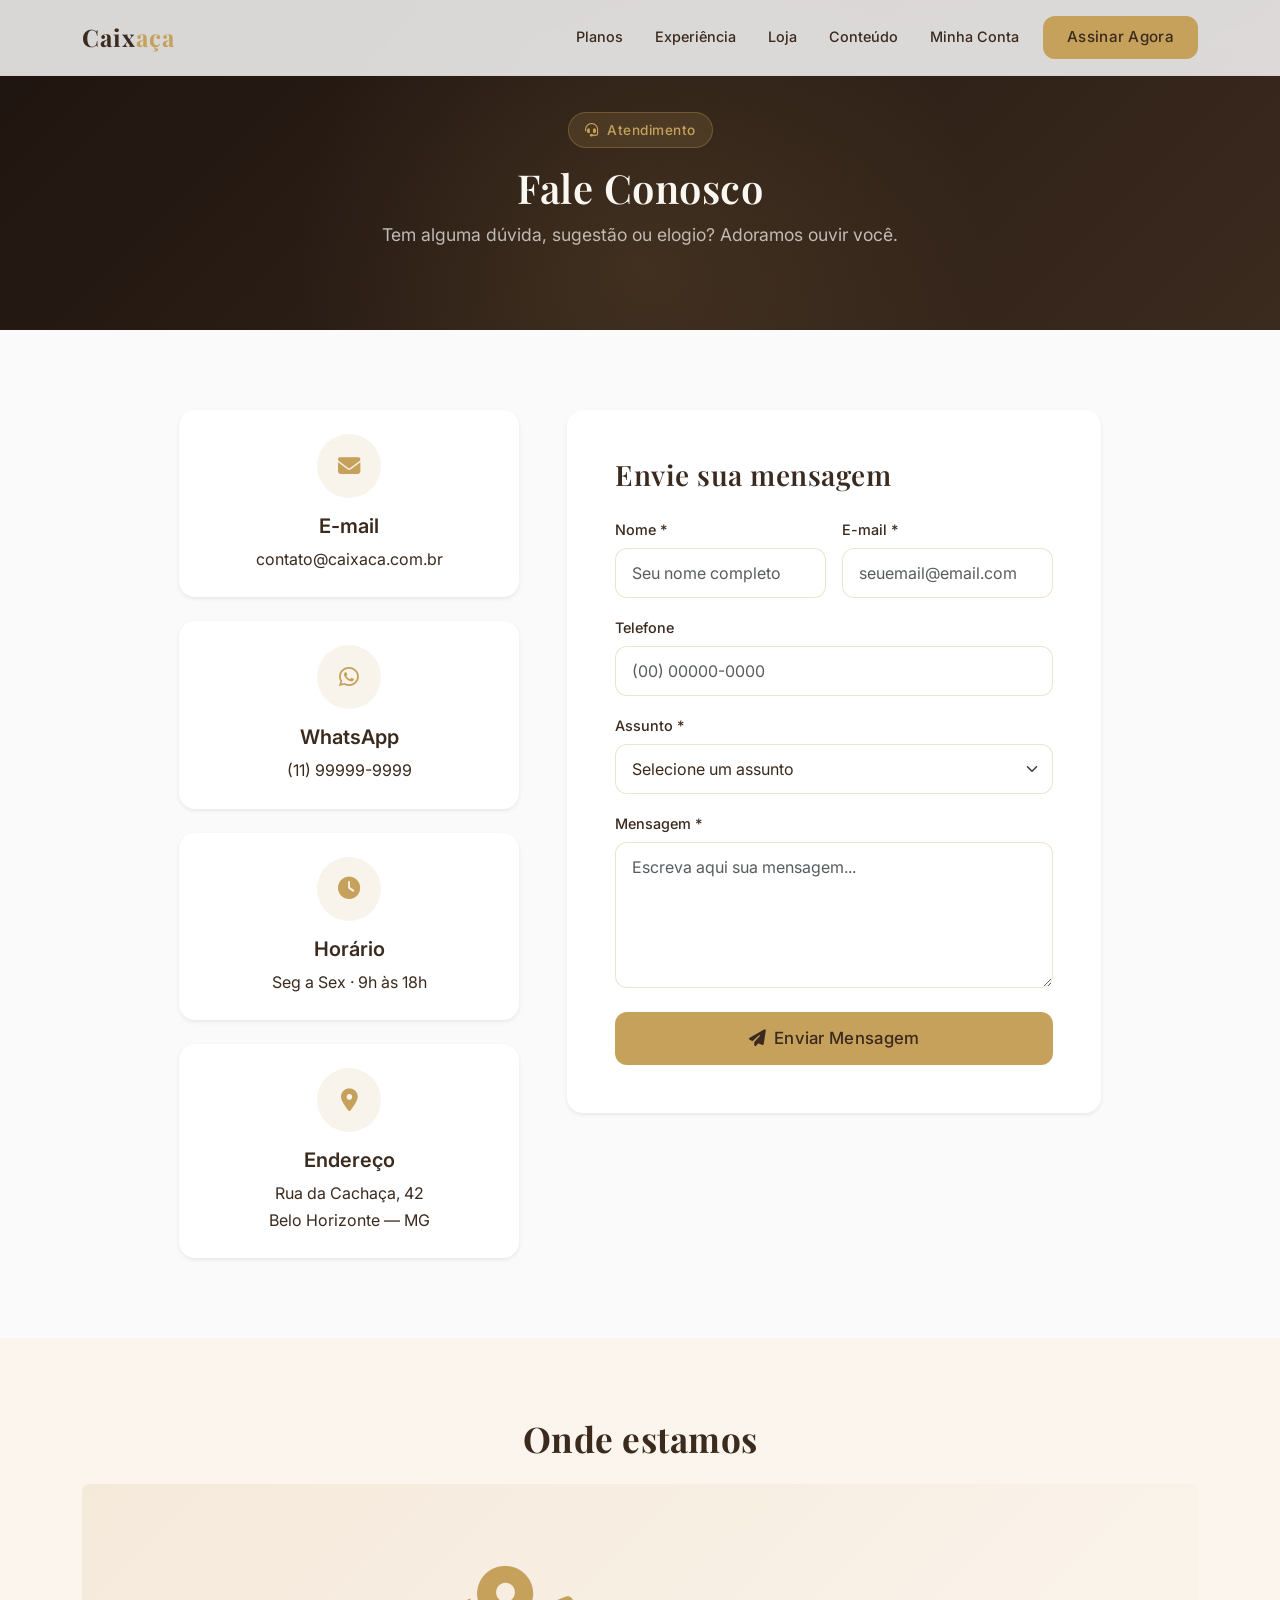
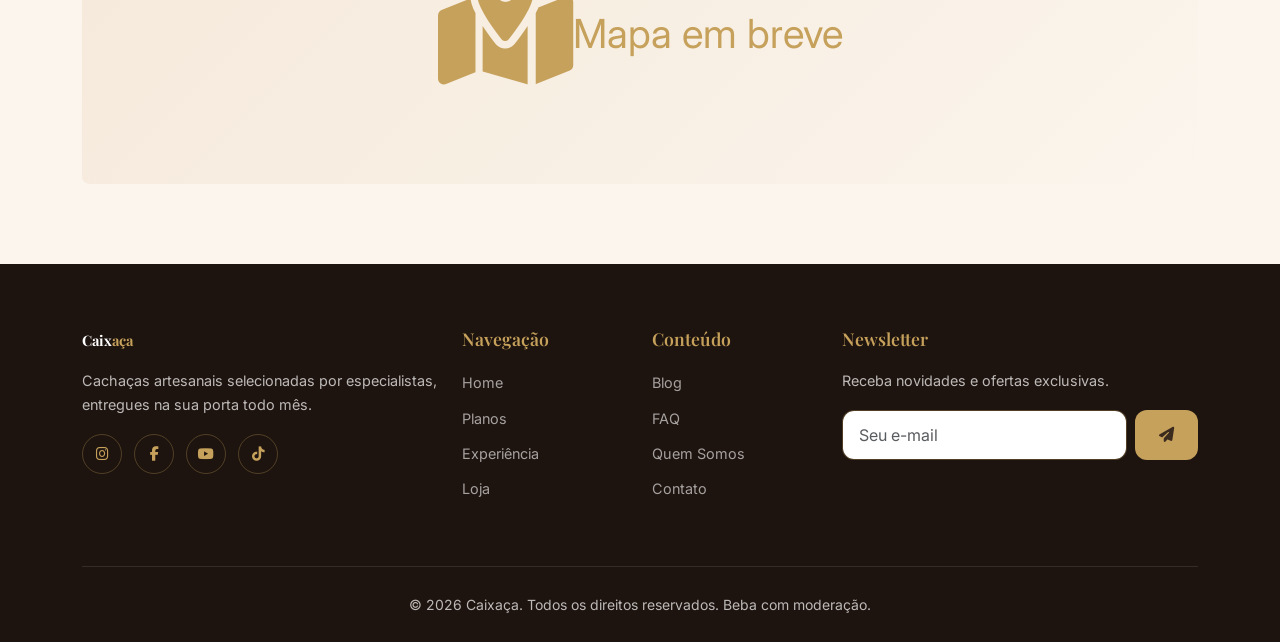
<file: website/contato.html>
<!DOCTYPE html>
<html lang="pt-BR">
<head>
  <meta charset="UTF-8">
  <meta name="viewport" content="width=device-width, initial-scale=1.0">
  <title>Contato — Caixaça</title>
  <meta name="description" content="Entre em contato com a equipe Caixaça. Envie suas dúvidas, sugestões ou elogios.">
  <link href="https://cdn.jsdelivr.net/npm/bootstrap@5.3.3/dist/css/bootstrap.min.css" rel="stylesheet">
  <link href="https://cdnjs.cloudflare.com/ajax/libs/font-awesome/6.5.1/css/all.min.css" rel="stylesheet">
  <link href="css/theme.css" rel="stylesheet">
</head>
<body>

  <!-- NAVBAR -->
  <nav class="navbar navbar-expand-lg fixed-top">
    <div class="container-lg">
      <a class="navbar-brand" href="index.html">Caix<span>aça</span></a>
      <button class="navbar-toggler" type="button" data-bs-toggle="collapse" data-bs-target="#mainNav">
        <span class="navbar-toggler-icon"></span>
      </button>
      <div class="collapse navbar-collapse" id="mainNav">
        <ul class="navbar-nav ms-auto align-items-lg-center">
          <li class="nav-item"><a class="nav-link" href="planos.html">Planos</a></li>
          <li class="nav-item"><a class="nav-link" href="experiencia.html">Experiência</a></li>
          <li class="nav-item"><a class="nav-link" href="loja.html">Loja</a></li>
          <li class="nav-item"><a class="nav-link" href="blog.html">Conteúdo</a></li>
          <li class="nav-item"><a class="nav-link" href="conta.html">Minha Conta</a></li>
          <li class="nav-item ms-lg-2">
            <a class="btn btn-primary" href="planos.html">Assinar Agora</a>
          </li>
        </ul>
      </div>
    </div>
  </nav>

  <!-- PAGE HEADER -->
  <div class="page-header">
    <div class="container-lg">
      <span class="hero-badge mb-3 d-inline-block"><i class="fa-solid fa-headset me-2"></i>Atendimento</span>
      <h1 class="font-display">Fale Conosco</h1>
      <p>Tem alguma dúvida, sugestão ou elogio? Adoramos ouvir você.</p>
    </div>
  </div>

  <!-- CONTATO -->
  <section>
    <div class="container-lg">
      <div class="row g-5 justify-content-center">

        <!-- Info Cards -->
        <div class="col-lg-4">
          <div class="fade-up">
            <div class="card border-0 shadow-sm mb-4 text-center p-4">
              <div class="icon-circle mx-auto mb-3"><i class="fa-solid fa-envelope"></i></div>
              <h5>E-mail</h5>
              <p class="mb-0">contato@caixaca.com.br</p>
            </div>
          </div>
          <div class="fade-up">
            <div class="card border-0 shadow-sm mb-4 text-center p-4">
              <div class="icon-circle mx-auto mb-3"><i class="fa-brands fa-whatsapp"></i></div>
              <h5>WhatsApp</h5>
              <p class="mb-0">(11) 99999-9999</p>
            </div>
          </div>
          <div class="fade-up">
            <div class="card border-0 shadow-sm mb-4 text-center p-4">
              <div class="icon-circle mx-auto mb-3"><i class="fa-solid fa-clock"></i></div>
              <h5>Horário</h5>
              <p class="mb-0">Seg a Sex · 9h às 18h</p>
            </div>
          </div>
          <div class="fade-up">
            <div class="card border-0 shadow-sm text-center p-4">
              <div class="icon-circle mx-auto mb-3"><i class="fa-solid fa-location-dot"></i></div>
              <h5>Endereço</h5>
              <p class="mb-0">Rua da Cachaça, 42<br>Belo Horizonte — MG</p>
            </div>
          </div>
        </div>

        <!-- Form -->
        <div class="col-lg-6">
          <div class="fade-up">
            <div class="card border-0 shadow-sm p-4 p-lg-5">
              <h3 class="mb-4">Envie sua mensagem</h3>
              <form id="contactForm">
                <div class="row g-3">
                  <div class="col-md-6">
                    <label class="form-label">Nome *</label>
                    <input type="text" class="form-control" placeholder="Seu nome completo" required>
                  </div>
                  <div class="col-md-6">
                    <label class="form-label">E-mail *</label>
                    <input type="email" class="form-control" placeholder="seuemail@email.com" required>
                  </div>
                  <div class="col-12">
                    <label class="form-label">Telefone</label>
                    <input type="tel" class="form-control" placeholder="(00) 00000-0000">
                  </div>
                  <div class="col-12">
                    <label class="form-label">Assunto *</label>
                    <select class="form-select" required>
                      <option value="" selected disabled>Selecione um assunto</option>
                      <option>Dúvida sobre assinatura</option>
                      <option>Problema com entrega</option>
                      <option>Trocar ou cancelar plano</option>
                      <option>Sugestão ou elogio</option>
                      <option>Parceria / Imprensa</option>
                      <option>Outro</option>
                    </select>
                  </div>
                  <div class="col-12">
                    <label class="form-label">Mensagem *</label>
                    <textarea class="form-control" rows="5" placeholder="Escreva aqui sua mensagem..." required></textarea>
                  </div>
                  <div class="col-12 mt-4">
                    <button class="btn btn-primary btn-lg w-100" type="submit">
                      <i class="fa-solid fa-paper-plane me-2"></i>Enviar Mensagem
                    </button>
                  </div>
                </div>
              </form>
              <!-- Sucesso -->
              <div id="contactSuccess" class="text-center py-5 d-none">
                <div class="icon-circle mx-auto mb-3" style="background:var(--bs-success);"><i class="fa-solid fa-check" style="color:#fff;"></i></div>
                <h4>Mensagem enviada!</h4>
                <p class="text-muted">Retornaremos em até 24 horas úteis. Obrigado pelo contato!</p>
              </div>
            </div>
          </div>
        </div>

      </div>
    </div>
  </section>

  <!-- MAP PLACEHOLDER -->
  <section class="bg-cream-light text-center">
    <div class="container-lg fade-up">
      <h2 class="section-title mb-4">Onde estamos</h2>
      <div class="img-placeholder" style="height:300px; border-radius:var(--bs-border-radius-lg);">
        <i class="fa-solid fa-map-location-dot fa-3x mb-3"></i>
        <p class="mb-0">Mapa em breve</p>
      </div>
    </div>
  </section>

  <!-- FOOTER -->
  <footer class="footer">
    <div class="container-lg">
      <div class="row g-4">
        <div class="col-12 col-md-4">
          <a class="footer-brand d-block mb-3" href="index.html">Caix<span>aça</span></a>
          <p style="font-size:0.9rem;">Cachaças artesanais selecionadas por especialistas, entregues na sua porta todo mês.</p>
          <div class="footer-social mt-3">
            <a href="#"><i class="fa-brands fa-instagram"></i></a>
            <a href="#"><i class="fa-brands fa-facebook-f"></i></a>
            <a href="#"><i class="fa-brands fa-youtube"></i></a>
            <a href="#"><i class="fa-brands fa-tiktok"></i></a>
          </div>
        </div>
        <div class="col-6 col-md-2">
          <h5>Navegação</h5>
          <ul class="list-unstyled">
            <li class="mb-2"><a href="index.html">Home</a></li>
            <li class="mb-2"><a href="planos.html">Planos</a></li>
            <li class="mb-2"><a href="experiencia.html">Experiência</a></li>
            <li class="mb-2"><a href="loja.html">Loja</a></li>
          </ul>
        </div>
        <div class="col-6 col-md-2">
          <h5>Conteúdo</h5>
          <ul class="list-unstyled">
            <li class="mb-2"><a href="blog.html">Blog</a></li>
            <li class="mb-2"><a href="faq.html">FAQ</a></li>
            <li class="mb-2"><a href="sobre.html">Quem Somos</a></li>
            <li class="mb-2"><a href="contato.html">Contato</a></li>
          </ul>
        </div>
        <div class="col-12 col-md-4">
          <h5>Newsletter</h5>
          <p style="font-size:0.9rem;">Receba novidades e ofertas exclusivas.</p>
          <form class="d-flex gap-2" onsubmit="event.preventDefault();">
            <input type="email" class="form-control" placeholder="Seu e-mail">
            <button class="btn btn-primary" type="submit"><i class="fa-solid fa-paper-plane"></i></button>
          </form>
        </div>
      </div>
      <div class="footer-bottom text-center">
        <small>&copy; 2026 Caixaça. Todos os direitos reservados. Beba com moderação.</small>
      </div>
    </div>
  </footer>

  <script src="https://cdn.jsdelivr.net/npm/bootstrap@5.3.3/dist/js/bootstrap.bundle.min.js"></script>
  <script src="js/main.js"></script>
</body>
</html>
</file>
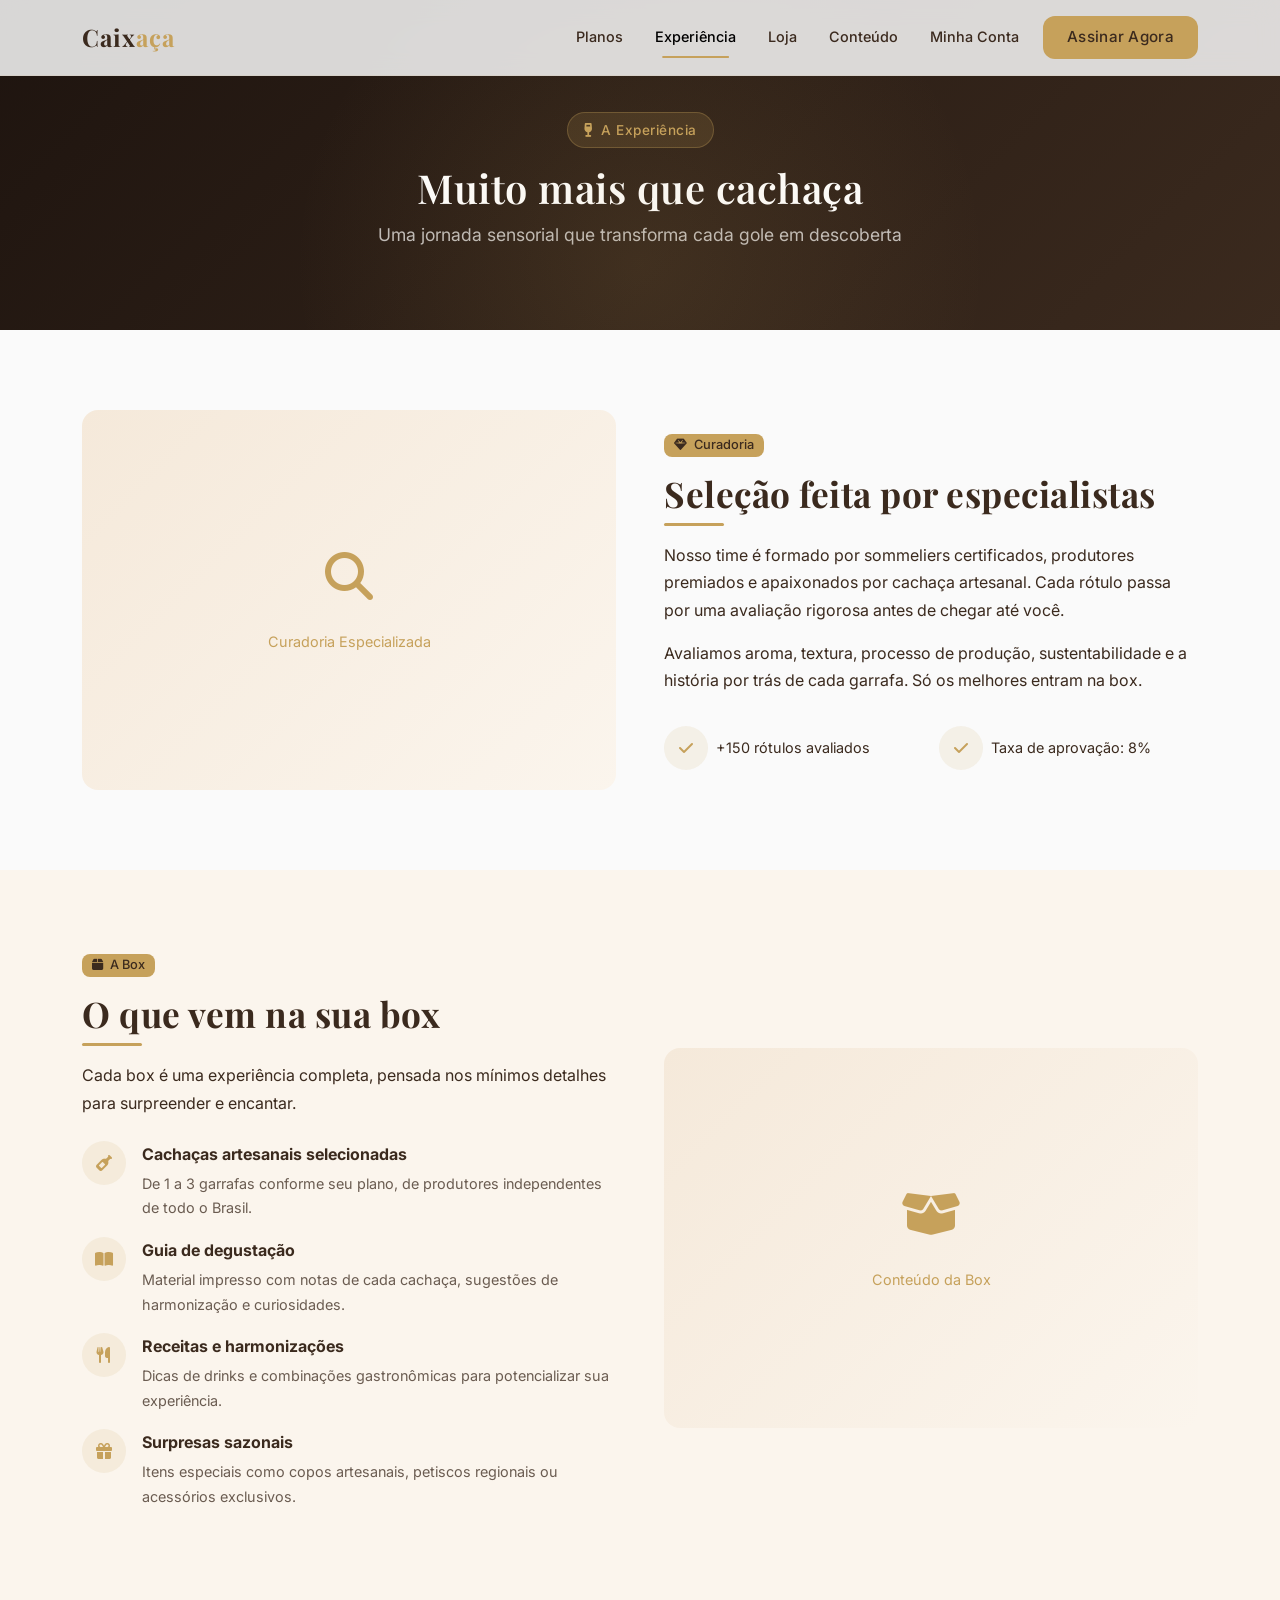
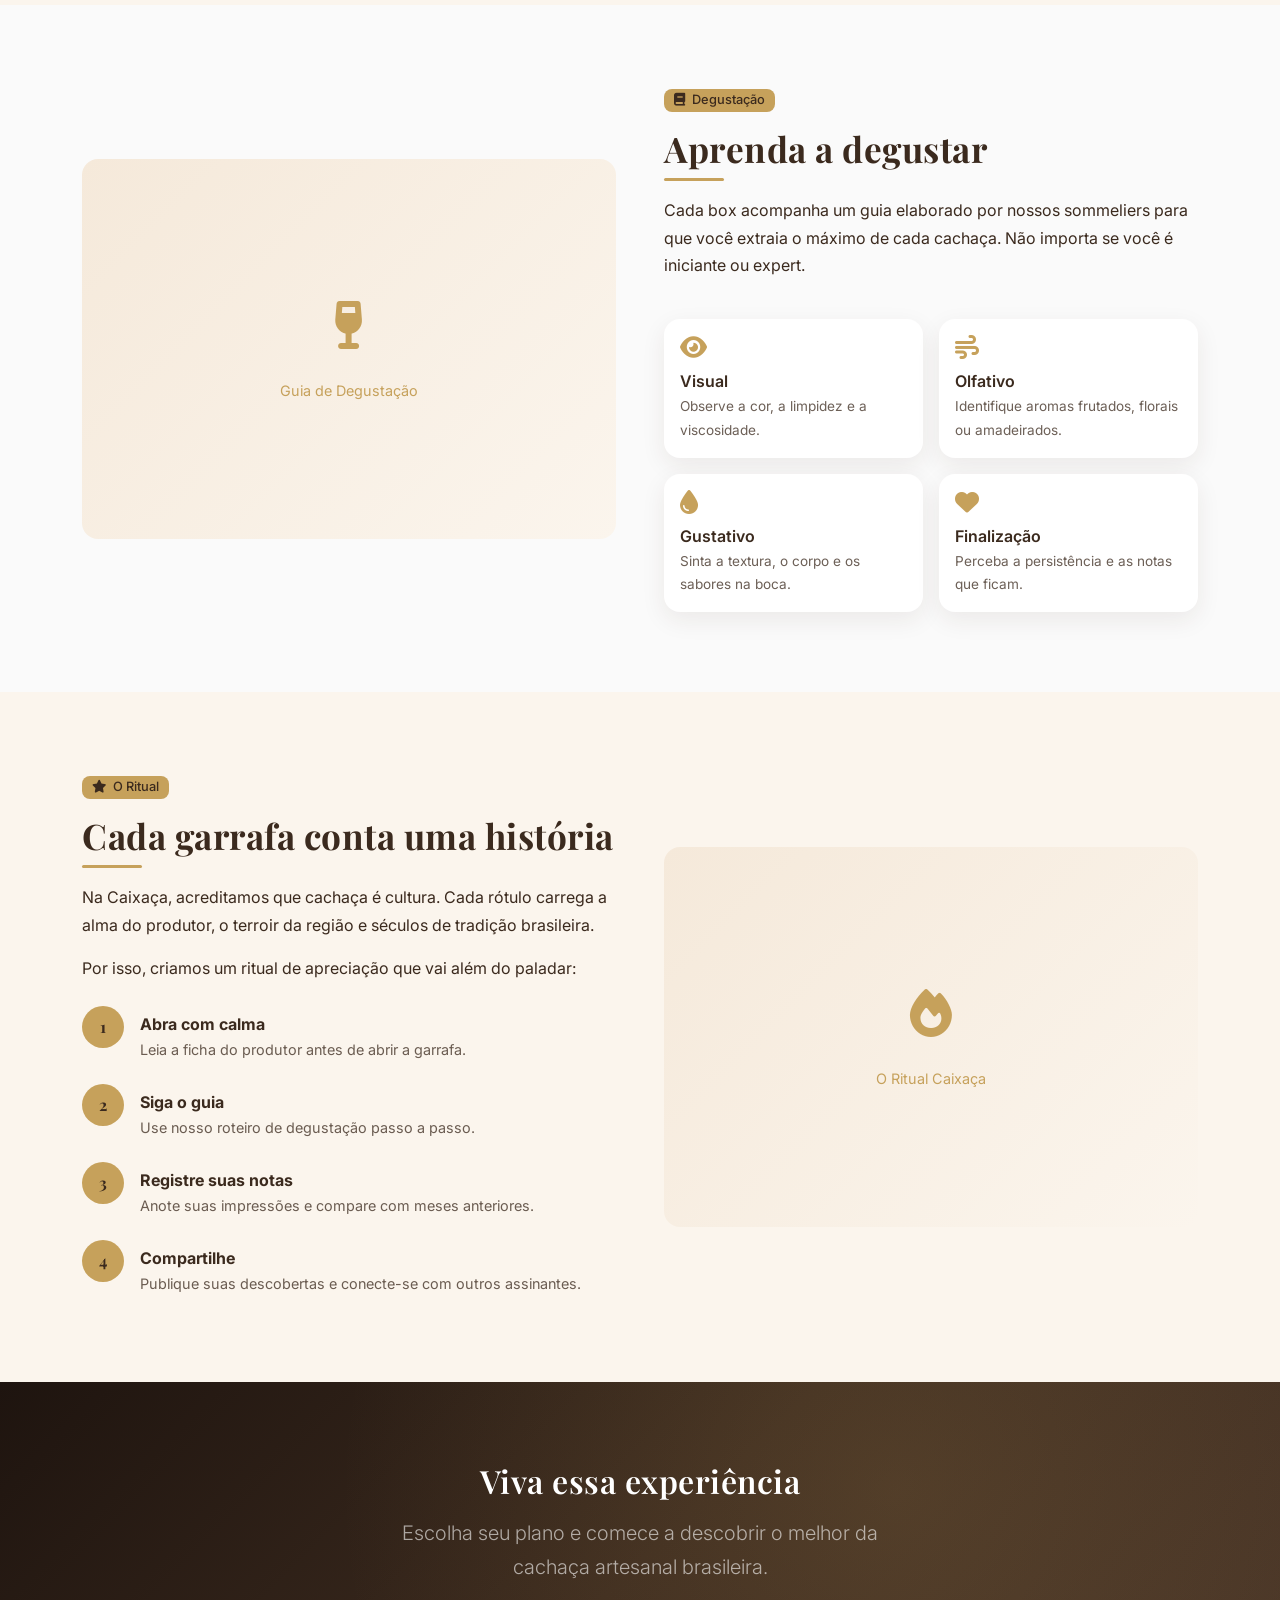
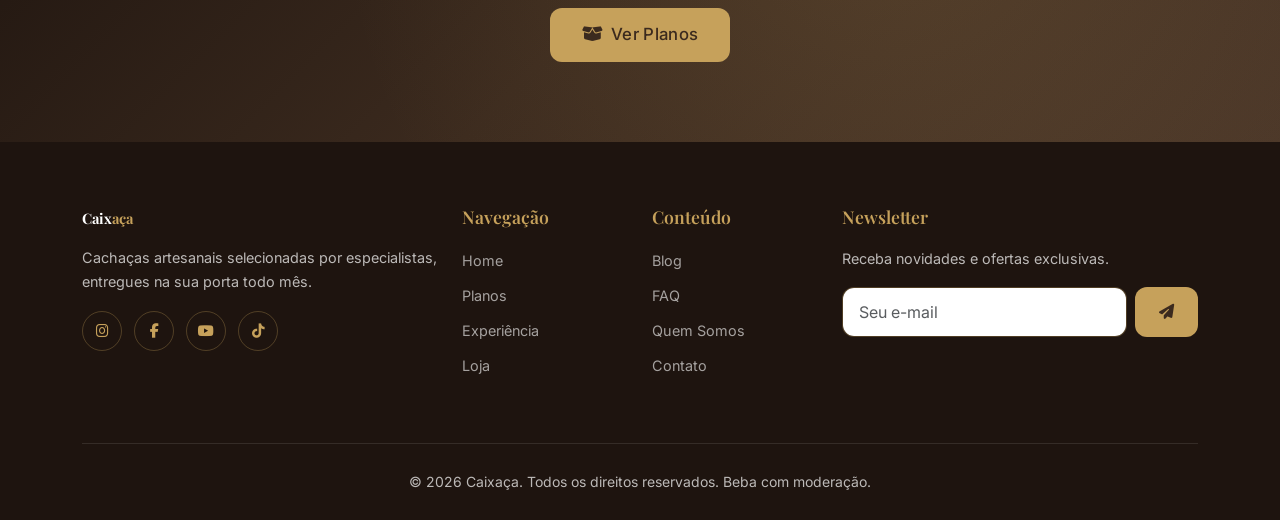
<file: website/experiencia.html>
<!DOCTYPE html>
<html lang="pt-BR">
<head>
  <meta charset="UTF-8">
  <meta name="viewport" content="width=device-width, initial-scale=1.0">
  <title>A Experiência — Caixaça</title>
  <meta name="description" content="Conheça o que torna a Caixaça única: curadoria especializada, box premium e guia de degustação completo.">
  <link href="https://cdn.jsdelivr.net/npm/bootstrap@5.3.3/dist/css/bootstrap.min.css" rel="stylesheet">
  <link href="https://cdnjs.cloudflare.com/ajax/libs/font-awesome/6.5.1/css/all.min.css" rel="stylesheet">
  <link href="css/theme.css" rel="stylesheet">
</head>
<body>

  <!-- NAVBAR -->
  <nav class="navbar navbar-expand-lg fixed-top">
    <div class="container-lg">
      <a class="navbar-brand" href="index.html">Caix<span>aça</span></a>
      <button class="navbar-toggler" type="button" data-bs-toggle="collapse" data-bs-target="#mainNav">
        <span class="navbar-toggler-icon"></span>
      </button>
      <div class="collapse navbar-collapse" id="mainNav">
        <ul class="navbar-nav ms-auto align-items-lg-center">
          <li class="nav-item"><a class="nav-link" href="planos.html">Planos</a></li>
          <li class="nav-item"><a class="nav-link" href="experiencia.html">Experiência</a></li>
          <li class="nav-item"><a class="nav-link" href="loja.html">Loja</a></li>
          <li class="nav-item"><a class="nav-link" href="blog.html">Conteúdo</a></li>
          <li class="nav-item"><a class="nav-link" href="conta.html">Minha Conta</a></li>
          <li class="nav-item ms-lg-2">
            <a class="btn btn-primary" href="planos.html">Assinar Agora</a>
          </li>
        </ul>
      </div>
    </div>
  </nav>

  <!-- PAGE HEADER -->
  <div class="page-header">
    <div class="container-lg">
      <span class="hero-badge mb-3 d-inline-block"><i class="fa-solid fa-wine-glass me-2"></i>A Experiência</span>
      <h1 class="font-display">Muito mais que cachaça</h1>
      <p>Uma jornada sensorial que transforma cada gole em descoberta</p>
    </div>
  </div>

  <!-- CURADORIA -->
  <section>
    <div class="container-lg">
      <div class="row align-items-center g-5 fade-up">
        <div class="col-lg-6">
          <div class="img-placeholder" style="height:380px;">
            <div class="text-center">
              <i class="fa-solid fa-magnifying-glass" style="font-size:3rem;"></i>
              <p class="mt-3 mb-0" style="color:var(--gold);font-size:0.9rem;">Curadoria Especializada</p>
            </div>
          </div>
        </div>
        <div class="col-lg-6">
          <span class="badge mb-3"><i class="fa-solid fa-gem me-1"></i> Curadoria</span>
          <h2 class="section-title">Seleção feita por especialistas</h2>
          <div class="divider-gold mb-3"></div>
          <p>Nosso time é formado por sommeliers certificados, produtores premiados e apaixonados por cachaça artesanal. Cada rótulo passa por uma avaliação rigorosa antes de chegar até você.</p>
          <p>Avaliamos aroma, textura, processo de produção, sustentabilidade e a história por trás de cada garrafa. Só os melhores entram na box.</p>
          <div class="row g-3 mt-3">
            <div class="col-6">
              <div class="d-flex align-items-center gap-2">
                <div class="icon-circle icon-circle-sm"><i class="fa-solid fa-check"></i></div>
                <span class="fw-500" style="font-size:0.9rem;">+150 rótulos avaliados</span>
              </div>
            </div>
            <div class="col-6">
              <div class="d-flex align-items-center gap-2">
                <div class="icon-circle icon-circle-sm"><i class="fa-solid fa-check"></i></div>
                <span class="fw-500" style="font-size:0.9rem;">Taxa de aprovação: 8%</span>
              </div>
            </div>
          </div>
        </div>
      </div>
    </div>
  </section>

  <!-- O QUE VEM NA BOX -->
  <section class="bg-cream-light">
    <div class="container-lg">
      <div class="row align-items-center g-5 fade-up">
        <div class="col-lg-6 order-lg-2">
          <div class="img-placeholder" style="height:380px;">
            <div class="text-center">
              <i class="fa-solid fa-box-open" style="font-size:3rem;"></i>
              <p class="mt-3 mb-0" style="color:var(--gold);font-size:0.9rem;">Conteúdo da Box</p>
            </div>
          </div>
        </div>
        <div class="col-lg-6 order-lg-1">
          <span class="badge mb-3"><i class="fa-solid fa-box me-1"></i> A Box</span>
          <h2 class="section-title">O que vem na sua box</h2>
          <div class="divider-gold mb-3"></div>
          <p>Cada box é uma experiência completa, pensada nos mínimos detalhes para surpreender e encantar.</p>
          <ul class="list-unstyled mt-4">
            <li class="d-flex align-items-start gap-3 mb-3">
              <div class="icon-circle icon-circle-sm flex-shrink-0"><i class="fa-solid fa-wine-bottle"></i></div>
              <div>
                <strong>Cachaças artesanais selecionadas</strong>
                <p class="mb-0 mt-1" style="font-size:0.9rem;opacity:0.75;">De 1 a 3 garrafas conforme seu plano, de produtores independentes de todo o Brasil.</p>
              </div>
            </li>
            <li class="d-flex align-items-start gap-3 mb-3">
              <div class="icon-circle icon-circle-sm flex-shrink-0"><i class="fa-solid fa-book-open"></i></div>
              <div>
                <strong>Guia de degustação</strong>
                <p class="mb-0 mt-1" style="font-size:0.9rem;opacity:0.75;">Material impresso com notas de cada cachaça, sugestões de harmonização e curiosidades.</p>
              </div>
            </li>
            <li class="d-flex align-items-start gap-3 mb-3">
              <div class="icon-circle icon-circle-sm flex-shrink-0"><i class="fa-solid fa-utensils"></i></div>
              <div>
                <strong>Receitas e harmonizações</strong>
                <p class="mb-0 mt-1" style="font-size:0.9rem;opacity:0.75;">Dicas de drinks e combinações gastronômicas para potencializar sua experiência.</p>
              </div>
            </li>
            <li class="d-flex align-items-start gap-3">
              <div class="icon-circle icon-circle-sm flex-shrink-0"><i class="fa-solid fa-gift"></i></div>
              <div>
                <strong>Surpresas sazonais</strong>
                <p class="mb-0 mt-1" style="font-size:0.9rem;opacity:0.75;">Itens especiais como copos artesanais, petiscos regionais ou acessórios exclusivos.</p>
              </div>
            </li>
          </ul>
        </div>
      </div>
    </div>
  </section>

  <!-- GUIA DE DEGUSTAÇÃO -->
  <section>
    <div class="container-lg">
      <div class="row align-items-center g-5 fade-up">
        <div class="col-lg-6">
          <div class="img-placeholder" style="height:380px;">
            <div class="text-center">
              <i class="fa-solid fa-wine-glass" style="font-size:3rem;"></i>
              <p class="mt-3 mb-0" style="color:var(--gold);font-size:0.9rem;">Guia de Degustação</p>
            </div>
          </div>
        </div>
        <div class="col-lg-6">
          <span class="badge mb-3"><i class="fa-solid fa-book me-1"></i> Degustação</span>
          <h2 class="section-title">Aprenda a degustar</h2>
          <div class="divider-gold mb-3"></div>
          <p>Cada box acompanha um guia elaborado por nossos sommeliers para que você extraia o máximo de cada cachaça. Não importa se você é iniciante ou expert.</p>
          <div class="row g-3 mt-4">
            <div class="col-sm-6">
              <div class="card p-3 h-100">
                <div class="text-gold mb-2"><i class="fa-solid fa-eye fs-4"></i></div>
                <h6 class="mb-1">Visual</h6>
                <p class="mb-0" style="font-size:0.85rem;opacity:0.75;">Observe a cor, a limpidez e a viscosidade.</p>
              </div>
            </div>
            <div class="col-sm-6">
              <div class="card p-3 h-100">
                <div class="text-gold mb-2"><i class="fa-solid fa-wind fs-4"></i></div>
                <h6 class="mb-1">Olfativo</h6>
                <p class="mb-0" style="font-size:0.85rem;opacity:0.75;">Identifique aromas frutados, florais ou amadeirados.</p>
              </div>
            </div>
            <div class="col-sm-6">
              <div class="card p-3 h-100">
                <div class="text-gold mb-2"><i class="fa-solid fa-droplet fs-4"></i></div>
                <h6 class="mb-1">Gustativo</h6>
                <p class="mb-0" style="font-size:0.85rem;opacity:0.75;">Sinta a textura, o corpo e os sabores na boca.</p>
              </div>
            </div>
            <div class="col-sm-6">
              <div class="card p-3 h-100">
                <div class="text-gold mb-2"><i class="fa-solid fa-heart fs-4"></i></div>
                <h6 class="mb-1">Finalização</h6>
                <p class="mb-0" style="font-size:0.85rem;opacity:0.75;">Perceba a persistência e as notas que ficam.</p>
              </div>
            </div>
          </div>
        </div>
      </div>
    </div>
  </section>

  <!-- RITUAL / STORYTELLING -->
  <section class="bg-cream-light">
    <div class="container-lg">
      <div class="row align-items-center g-5 fade-up">
        <div class="col-lg-6 order-lg-2">
          <div class="img-placeholder" style="height:380px;">
            <div class="text-center">
              <i class="fa-solid fa-fire" style="font-size:3rem;"></i>
              <p class="mt-3 mb-0" style="color:var(--gold);font-size:0.9rem;">O Ritual Caixaça</p>
            </div>
          </div>
        </div>
        <div class="col-lg-6 order-lg-1">
          <span class="badge mb-3"><i class="fa-solid fa-star me-1"></i> O Ritual</span>
          <h2 class="section-title">Cada garrafa conta uma história</h2>
          <div class="divider-gold mb-3"></div>
          <p>Na Caixaça, acreditamos que cachaça é cultura. Cada rótulo carrega a alma do produtor, o terroir da região e séculos de tradição brasileira.</p>
          <p>Por isso, criamos um ritual de apreciação que vai além do paladar:</p>
          <div class="mt-4">
            <div class="d-flex align-items-center gap-3 mb-3">
              <div class="step-number flex-shrink-0" style="width:42px;height:42px;font-size:1rem;">1</div>
              <div>
                <strong>Abra com calma</strong>
                <p class="mb-0" style="font-size:0.9rem;opacity:0.75;">Leia a ficha do produtor antes de abrir a garrafa.</p>
              </div>
            </div>
            <div class="d-flex align-items-center gap-3 mb-3">
              <div class="step-number flex-shrink-0" style="width:42px;height:42px;font-size:1rem;">2</div>
              <div>
                <strong>Siga o guia</strong>
                <p class="mb-0" style="font-size:0.9rem;opacity:0.75;">Use nosso roteiro de degustação passo a passo.</p>
              </div>
            </div>
            <div class="d-flex align-items-center gap-3 mb-3">
              <div class="step-number flex-shrink-0" style="width:42px;height:42px;font-size:1rem;">3</div>
              <div>
                <strong>Registre suas notas</strong>
                <p class="mb-0" style="font-size:0.9rem;opacity:0.75;">Anote suas impressões e compare com meses anteriores.</p>
              </div>
            </div>
            <div class="d-flex align-items-center gap-3">
              <div class="step-number flex-shrink-0" style="width:42px;height:42px;font-size:1rem;">4</div>
              <div>
                <strong>Compartilhe</strong>
                <p class="mb-0" style="font-size:0.9rem;opacity:0.75;">Publique suas descobertas e conecte-se com outros assinantes.</p>
              </div>
            </div>
          </div>
        </div>
      </div>
    </div>
  </section>

  <!-- CTA -->
  <section class="bg-hero text-center">
    <div class="container-lg fade-up">
      <h2 class="font-display text-white mb-3">Viva essa experiência</h2>
      <p class="lead mb-4" style="color:rgba(255,255,255,0.7);max-width:480px;margin:0 auto;">Escolha seu plano e comece a descobrir o melhor da cachaça artesanal brasileira.</p>
      <a href="planos.html" class="btn btn-primary btn-lg"><i class="fa-solid fa-box-open me-2"></i>Ver Planos</a>
    </div>
  </section>

  <!-- FOOTER -->
  <footer class="footer">
    <div class="container-lg">
      <div class="row g-4">
        <div class="col-12 col-md-4">
          <a class="footer-brand d-block mb-3" href="index.html">Caix<span>aça</span></a>
          <p style="font-size:0.9rem;">Cachaças artesanais selecionadas por especialistas, entregues na sua porta todo mês.</p>
          <div class="footer-social mt-3">
            <a href="#"><i class="fa-brands fa-instagram"></i></a>
            <a href="#"><i class="fa-brands fa-facebook-f"></i></a>
            <a href="#"><i class="fa-brands fa-youtube"></i></a>
            <a href="#"><i class="fa-brands fa-tiktok"></i></a>
          </div>
        </div>
        <div class="col-6 col-md-2">
          <h5>Navegação</h5>
          <ul class="list-unstyled">
            <li class="mb-2"><a href="index.html">Home</a></li>
            <li class="mb-2"><a href="planos.html">Planos</a></li>
            <li class="mb-2"><a href="experiencia.html">Experiência</a></li>
            <li class="mb-2"><a href="loja.html">Loja</a></li>
          </ul>
        </div>
        <div class="col-6 col-md-2">
          <h5>Conteúdo</h5>
          <ul class="list-unstyled">
            <li class="mb-2"><a href="blog.html">Blog</a></li>
            <li class="mb-2"><a href="faq.html">FAQ</a></li>
            <li class="mb-2"><a href="sobre.html">Quem Somos</a></li>
            <li class="mb-2"><a href="contato.html">Contato</a></li>
          </ul>
        </div>
        <div class="col-12 col-md-4">
          <h5>Newsletter</h5>
          <p style="font-size:0.9rem;">Receba novidades e ofertas exclusivas.</p>
          <form class="d-flex gap-2" onsubmit="event.preventDefault();">
            <input type="email" class="form-control" placeholder="Seu e-mail">
            <button class="btn btn-primary" type="submit"><i class="fa-solid fa-paper-plane"></i></button>
          </form>
        </div>
      </div>
      <div class="footer-bottom text-center">
        <small>&copy; 2026 Caixaça. Todos os direitos reservados. Beba com moderação.</small>
      </div>
    </div>
  </footer>

  <script src="https://cdn.jsdelivr.net/npm/bootstrap@5.3.3/dist/js/bootstrap.bundle.min.js"></script>
  <script src="js/main.js"></script>
</body>
</html>
</file>
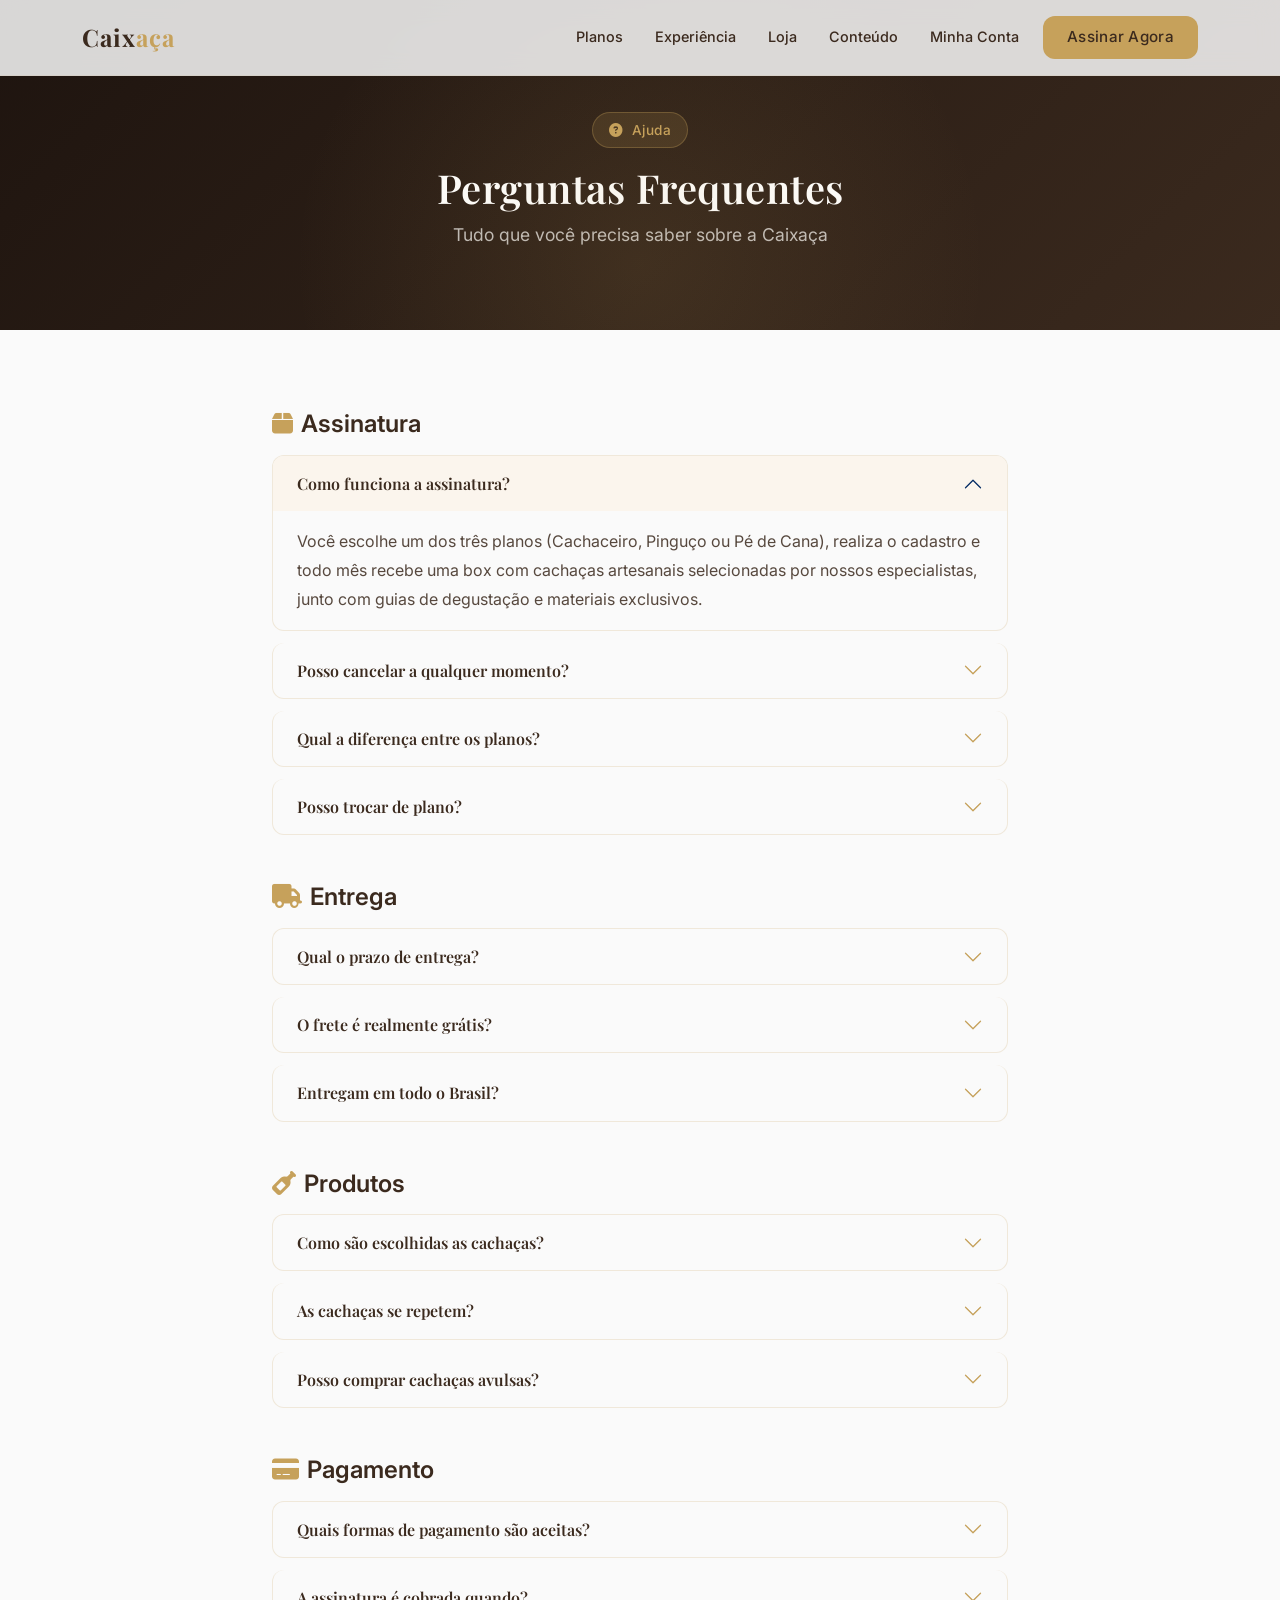
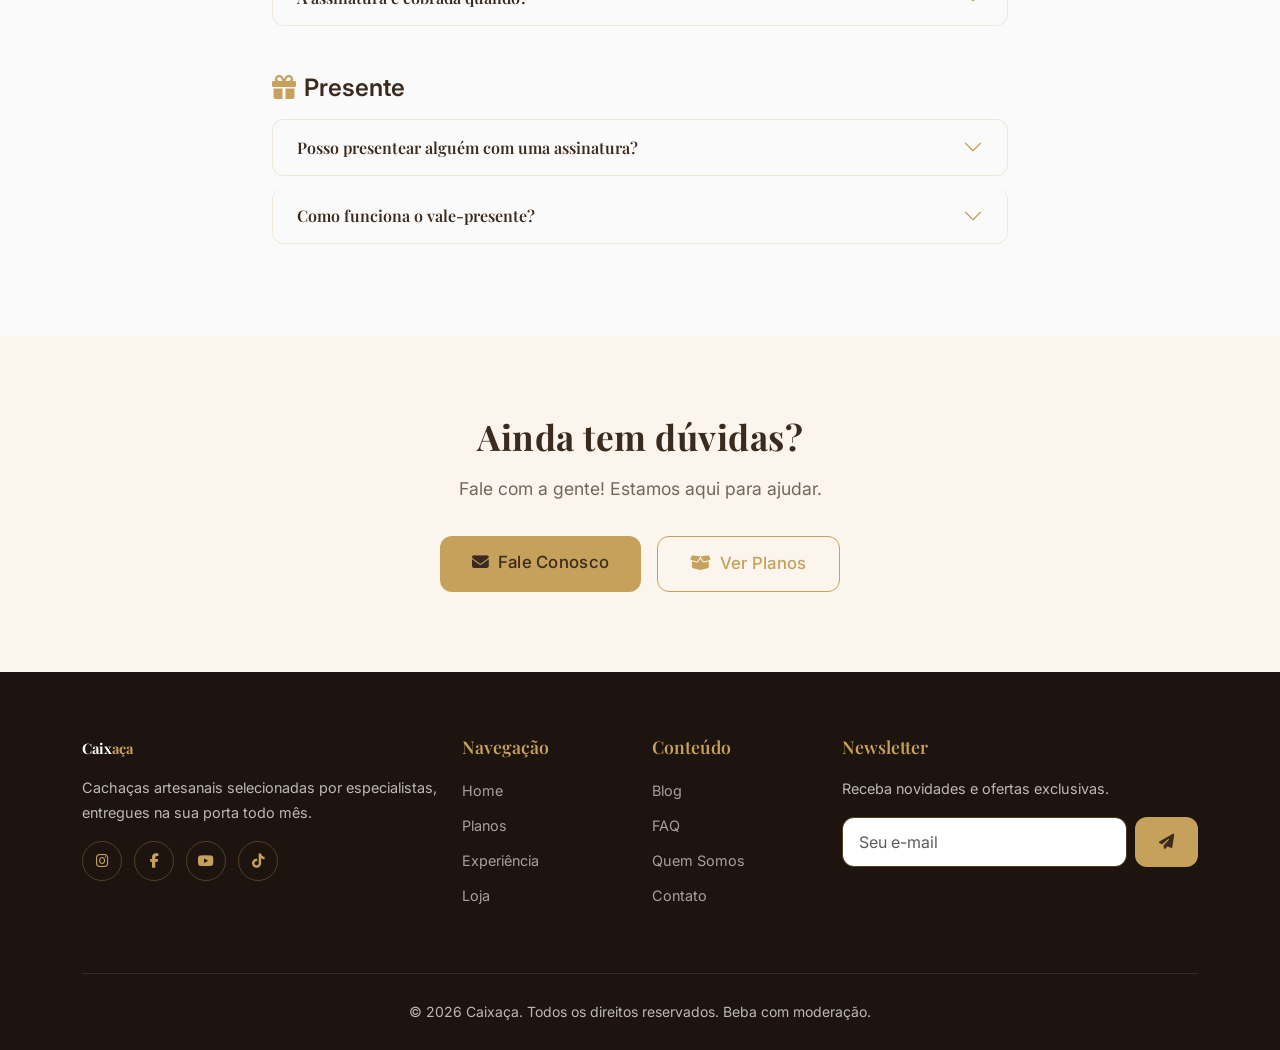
<file: website/faq.html>
<!DOCTYPE html>
<html lang="pt-BR">
<head>
  <meta charset="UTF-8">
  <meta name="viewport" content="width=device-width, initial-scale=1.0">
  <title>FAQ — Caixaça</title>
  <meta name="description" content="Perguntas frequentes sobre assinatura, entrega, planos e mais na Caixaça.">
  <link href="https://cdn.jsdelivr.net/npm/bootstrap@5.3.3/dist/css/bootstrap.min.css" rel="stylesheet">
  <link href="https://cdnjs.cloudflare.com/ajax/libs/font-awesome/6.5.1/css/all.min.css" rel="stylesheet">
  <link href="css/theme.css" rel="stylesheet">
</head>
<body>

  <!-- NAVBAR -->
  <nav class="navbar navbar-expand-lg fixed-top">
    <div class="container-lg">
      <a class="navbar-brand" href="index.html">Caix<span>aça</span></a>
      <button class="navbar-toggler" type="button" data-bs-toggle="collapse" data-bs-target="#mainNav">
        <span class="navbar-toggler-icon"></span>
      </button>
      <div class="collapse navbar-collapse" id="mainNav">
        <ul class="navbar-nav ms-auto align-items-lg-center">
          <li class="nav-item"><a class="nav-link" href="planos.html">Planos</a></li>
          <li class="nav-item"><a class="nav-link" href="experiencia.html">Experiência</a></li>
          <li class="nav-item"><a class="nav-link" href="loja.html">Loja</a></li>
          <li class="nav-item"><a class="nav-link" href="blog.html">Conteúdo</a></li>
          <li class="nav-item"><a class="nav-link" href="conta.html">Minha Conta</a></li>
          <li class="nav-item ms-lg-2">
            <a class="btn btn-primary" href="planos.html">Assinar Agora</a>
          </li>
        </ul>
      </div>
    </div>
  </nav>

  <!-- PAGE HEADER -->
  <div class="page-header">
    <div class="container-lg">
      <span class="hero-badge mb-3 d-inline-block"><i class="fa-solid fa-circle-question me-2"></i>Ajuda</span>
      <h1 class="font-display">Perguntas Frequentes</h1>
      <p>Tudo que você precisa saber sobre a Caixaça</p>
    </div>
  </div>

  <!-- FAQ -->
  <section>
    <div class="container-lg">
      <div class="row justify-content-center">
        <div class="col-lg-8">

          <!-- Categoria: Assinatura -->
          <div class="fade-up mb-5">
            <h4 class="mb-3"><i class="fa-solid fa-box text-gold me-2"></i>Assinatura</h4>
            <div class="accordion" id="faqAssinatura">
              <div class="accordion-item">
                <h2 class="accordion-header">
                  <button class="accordion-button" type="button" data-bs-toggle="collapse" data-bs-target="#as1">
                    Como funciona a assinatura?
                  </button>
                </h2>
                <div id="as1" class="accordion-collapse collapse show" data-bs-parent="#faqAssinatura">
                  <div class="accordion-body">
                    Você escolhe um dos três planos (Cachaceiro, Pinguço ou Pé de Cana), realiza o cadastro e todo mês recebe uma box com cachaças artesanais selecionadas por nossos especialistas, junto com guias de degustação e materiais exclusivos.
                  </div>
                </div>
              </div>
              <div class="accordion-item">
                <h2 class="accordion-header">
                  <button class="accordion-button collapsed" type="button" data-bs-toggle="collapse" data-bs-target="#as2">
                    Posso cancelar a qualquer momento?
                  </button>
                </h2>
                <div id="as2" class="accordion-collapse collapse" data-bs-parent="#faqAssinatura">
                  <div class="accordion-body">
                    Sim! Não temos fidelidade ou contrato mínimo. Você pode cancelar, pausar ou trocar de plano a qualquer momento pela sua área de conta, sem nenhuma multa.
                  </div>
                </div>
              </div>
              <div class="accordion-item">
                <h2 class="accordion-header">
                  <button class="accordion-button collapsed" type="button" data-bs-toggle="collapse" data-bs-target="#as3">
                    Qual a diferença entre os planos?
                  </button>
                </h2>
                <div id="as3" class="accordion-collapse collapse" data-bs-parent="#faqAssinatura">
                  <div class="accordion-body">
                    O <strong>Cachaceiro</strong> traz 1 garrafa artesanal, o <strong>Pinguço</strong> traz 2 garrafas premium com guia completo de harmonização, e o <strong>Pé de Cana</strong> traz 3 garrafas exclusivas (incluindo edições limitadas) em box presenteável, com acesso a eventos.
                  </div>
                </div>
              </div>
              <div class="accordion-item">
                <h2 class="accordion-header">
                  <button class="accordion-button collapsed" type="button" data-bs-toggle="collapse" data-bs-target="#as4">
                    Posso trocar de plano?
                  </button>
                </h2>
                <div id="as4" class="accordion-collapse collapse" data-bs-parent="#faqAssinatura">
                  <div class="accordion-body">
                    Claro! Upgrades e downgrades podem ser feitos a qualquer momento pela sua conta. A alteração entra em vigor no próximo ciclo de cobrança.
                  </div>
                </div>
              </div>
            </div>
          </div>

          <!-- Categoria: Entrega -->
          <div class="fade-up mb-5">
            <h4 class="mb-3"><i class="fa-solid fa-truck text-gold me-2"></i>Entrega</h4>
            <div class="accordion" id="faqEntrega">
              <div class="accordion-item">
                <h2 class="accordion-header">
                  <button class="accordion-button collapsed" type="button" data-bs-toggle="collapse" data-bs-target="#en1">
                    Qual o prazo de entrega?
                  </button>
                </h2>
                <div id="en1" class="accordion-collapse collapse" data-bs-parent="#faqEntrega">
                  <div class="accordion-body">
                    As boxes são enviadas entre os dias 1 e 5 de cada mês. O prazo de entrega varia de 3 a 7 dias úteis dependendo da sua região. Você recebe o código de rastreamento por e-mail assim que o pedido é despachado.
                  </div>
                </div>
              </div>
              <div class="accordion-item">
                <h2 class="accordion-header">
                  <button class="accordion-button collapsed" type="button" data-bs-toggle="collapse" data-bs-target="#en2">
                    O frete é realmente grátis?
                  </button>
                </h2>
                <div id="en2" class="accordion-collapse collapse" data-bs-parent="#faqEntrega">
                  <div class="accordion-body">
                    Sim! Todos os planos incluem frete grátis para todo o Brasil. Se você for assinante Pé de Cana, o frete é expresso.
                  </div>
                </div>
              </div>
              <div class="accordion-item">
                <h2 class="accordion-header">
                  <button class="accordion-button collapsed" type="button" data-bs-toggle="collapse" data-bs-target="#en3">
                    Entregam em todo o Brasil?
                  </button>
                </h2>
                <div id="en3" class="accordion-collapse collapse" data-bs-parent="#faqEntrega">
                  <div class="accordion-body">
                    Sim, entregamos em todos os estados brasileiros. Algumas regiões mais remotas podem ter um prazo um pouco maior, mas garantimos cobertura nacional.
                  </div>
                </div>
              </div>
            </div>
          </div>

          <!-- Categoria: Produtos -->
          <div class="fade-up mb-5">
            <h4 class="mb-3"><i class="fa-solid fa-wine-bottle text-gold me-2"></i>Produtos</h4>
            <div class="accordion" id="faqProdutos">
              <div class="accordion-item">
                <h2 class="accordion-header">
                  <button class="accordion-button collapsed" type="button" data-bs-toggle="collapse" data-bs-target="#pr1">
                    Como são escolhidas as cachaças?
                  </button>
                </h2>
                <div id="pr1" class="accordion-collapse collapse" data-bs-parent="#faqProdutos">
                  <div class="accordion-body">
                    Nossa equipe de sommeliers certificados avalia dezenas de rótulos mensalmente em testes cegos. Levamos em conta aroma, sabor, processo de produção, sustentabilidade e a história do produtor. Apenas cerca de 8% dos rótulos avaliados são aprovados.
                  </div>
                </div>
              </div>
              <div class="accordion-item">
                <h2 class="accordion-header">
                  <button class="accordion-button collapsed" type="button" data-bs-toggle="collapse" data-bs-target="#pr2">
                    As cachaças se repetem?
                  </button>
                </h2>
                <div id="pr2" class="accordion-collapse collapse" data-bs-parent="#faqProdutos">
                  <div class="accordion-body">
                    Nunca repetimos um rótulo no mesmo plano. Cada mês é uma descoberta nova. Se você adorou uma cachaça e quer repetir, é possível encontrá-la na nossa loja.
                  </div>
                </div>
              </div>
              <div class="accordion-item">
                <h2 class="accordion-header">
                  <button class="accordion-button collapsed" type="button" data-bs-toggle="collapse" data-bs-target="#pr3">
                    Posso comprar cachaças avulsas?
                  </button>
                </h2>
                <div id="pr3" class="accordion-collapse collapse" data-bs-parent="#faqProdutos">
                  <div class="accordion-body">
                    Sim! Nossa loja oferece cachaças avulsas, kits, acessórios e petiscos. Assinantes têm acesso prioritário e descontos especiais.
                  </div>
                </div>
              </div>
            </div>
          </div>

          <!-- Categoria: Pagamento -->
          <div class="fade-up mb-5">
            <h4 class="mb-3"><i class="fa-solid fa-credit-card text-gold me-2"></i>Pagamento</h4>
            <div class="accordion" id="faqPagamento">
              <div class="accordion-item">
                <h2 class="accordion-header">
                  <button class="accordion-button collapsed" type="button" data-bs-toggle="collapse" data-bs-target="#pg1">
                    Quais formas de pagamento são aceitas?
                  </button>
                </h2>
                <div id="pg1" class="accordion-collapse collapse" data-bs-parent="#faqPagamento">
                  <div class="accordion-body">
                    Aceitamos cartão de crédito (Visa, Mastercard, Elo, Amex), PIX e boleto bancário. A cobrança é mensal e automática.
                  </div>
                </div>
              </div>
              <div class="accordion-item">
                <h2 class="accordion-header">
                  <button class="accordion-button collapsed" type="button" data-bs-toggle="collapse" data-bs-target="#pg2">
                    A assinatura é cobrada quando?
                  </button>
                </h2>
                <div id="pg2" class="accordion-collapse collapse" data-bs-parent="#faqPagamento">
                  <div class="accordion-body">
                    A primeira cobrança acontece no ato da assinatura. As cobranças seguintes são feitas no mesmo dia do mês seguinte. Você recebe um e-mail de aviso 3 dias antes da cobrança.
                  </div>
                </div>
              </div>
            </div>
          </div>

          <!-- Categoria: Presente -->
          <div class="fade-up">
            <h4 class="mb-3"><i class="fa-solid fa-gift text-gold me-2"></i>Presente</h4>
            <div class="accordion" id="faqPresente">
              <div class="accordion-item">
                <h2 class="accordion-header">
                  <button class="accordion-button collapsed" type="button" data-bs-toggle="collapse" data-bs-target="#ps1">
                    Posso presentear alguém com uma assinatura?
                  </button>
                </h2>
                <div id="ps1" class="accordion-collapse collapse" data-bs-parent="#faqPresente">
                  <div class="accordion-body">
                    Sim! Todos os planos podem ser adquiridos como presente por 1, 3, 6 ou 12 meses. Basta informar o endereço de entrega do presenteado. Incluímos uma mensagem personalizada na primeira box.
                  </div>
                </div>
              </div>
              <div class="accordion-item">
                <h2 class="accordion-header">
                  <button class="accordion-button collapsed" type="button" data-bs-toggle="collapse" data-bs-target="#ps2">
                    Como funciona o vale-presente?
                  </button>
                </h2>
                <div id="ps2" class="accordion-collapse collapse" data-bs-parent="#faqPresente">
                  <div class="accordion-body">
                    O presenteado recebe um código exclusivo por e-mail. Ele escolhe o plano e informa o endereço de entrega. Simples assim!
                  </div>
                </div>
              </div>
            </div>
          </div>

        </div>
      </div>
    </div>
  </section>

  <!-- CTA -->
  <section class="bg-cream-light text-center">
    <div class="container-lg fade-up">
      <h2 class="section-title mb-3">Ainda tem dúvidas?</h2>
      <p class="section-subtitle" style="margin-bottom:2rem;">Fale com a gente! Estamos aqui para ajudar.</p>
      <div class="d-flex flex-wrap justify-content-center gap-3">
        <a href="contato.html" class="btn btn-primary btn-lg"><i class="fa-solid fa-envelope me-2"></i>Fale Conosco</a>
        <a href="planos.html" class="btn btn-outline-primary btn-lg"><i class="fa-solid fa-box-open me-2"></i>Ver Planos</a>
      </div>
    </div>
  </section>

  <!-- FOOTER -->
  <footer class="footer">
    <div class="container-lg">
      <div class="row g-4">
        <div class="col-12 col-md-4">
          <a class="footer-brand d-block mb-3" href="index.html">Caix<span>aça</span></a>
          <p style="font-size:0.9rem;">Cachaças artesanais selecionadas por especialistas, entregues na sua porta todo mês.</p>
          <div class="footer-social mt-3">
            <a href="#"><i class="fa-brands fa-instagram"></i></a>
            <a href="#"><i class="fa-brands fa-facebook-f"></i></a>
            <a href="#"><i class="fa-brands fa-youtube"></i></a>
            <a href="#"><i class="fa-brands fa-tiktok"></i></a>
          </div>
        </div>
        <div class="col-6 col-md-2">
          <h5>Navegação</h5>
          <ul class="list-unstyled">
            <li class="mb-2"><a href="index.html">Home</a></li>
            <li class="mb-2"><a href="planos.html">Planos</a></li>
            <li class="mb-2"><a href="experiencia.html">Experiência</a></li>
            <li class="mb-2"><a href="loja.html">Loja</a></li>
          </ul>
        </div>
        <div class="col-6 col-md-2">
          <h5>Conteúdo</h5>
          <ul class="list-unstyled">
            <li class="mb-2"><a href="blog.html">Blog</a></li>
            <li class="mb-2"><a href="faq.html">FAQ</a></li>
            <li class="mb-2"><a href="sobre.html">Quem Somos</a></li>
            <li class="mb-2"><a href="contato.html">Contato</a></li>
          </ul>
        </div>
        <div class="col-12 col-md-4">
          <h5>Newsletter</h5>
          <p style="font-size:0.9rem;">Receba novidades e ofertas exclusivas.</p>
          <form class="d-flex gap-2" onsubmit="event.preventDefault();">
            <input type="email" class="form-control" placeholder="Seu e-mail">
            <button class="btn btn-primary" type="submit"><i class="fa-solid fa-paper-plane"></i></button>
          </form>
        </div>
      </div>
      <div class="footer-bottom text-center">
        <small>&copy; 2026 Caixaça. Todos os direitos reservados. Beba com moderação.</small>
      </div>
    </div>
  </footer>

  <script src="https://cdn.jsdelivr.net/npm/bootstrap@5.3.3/dist/js/bootstrap.bundle.min.js"></script>
  <script src="js/main.js"></script>
</body>
</html>
</file>
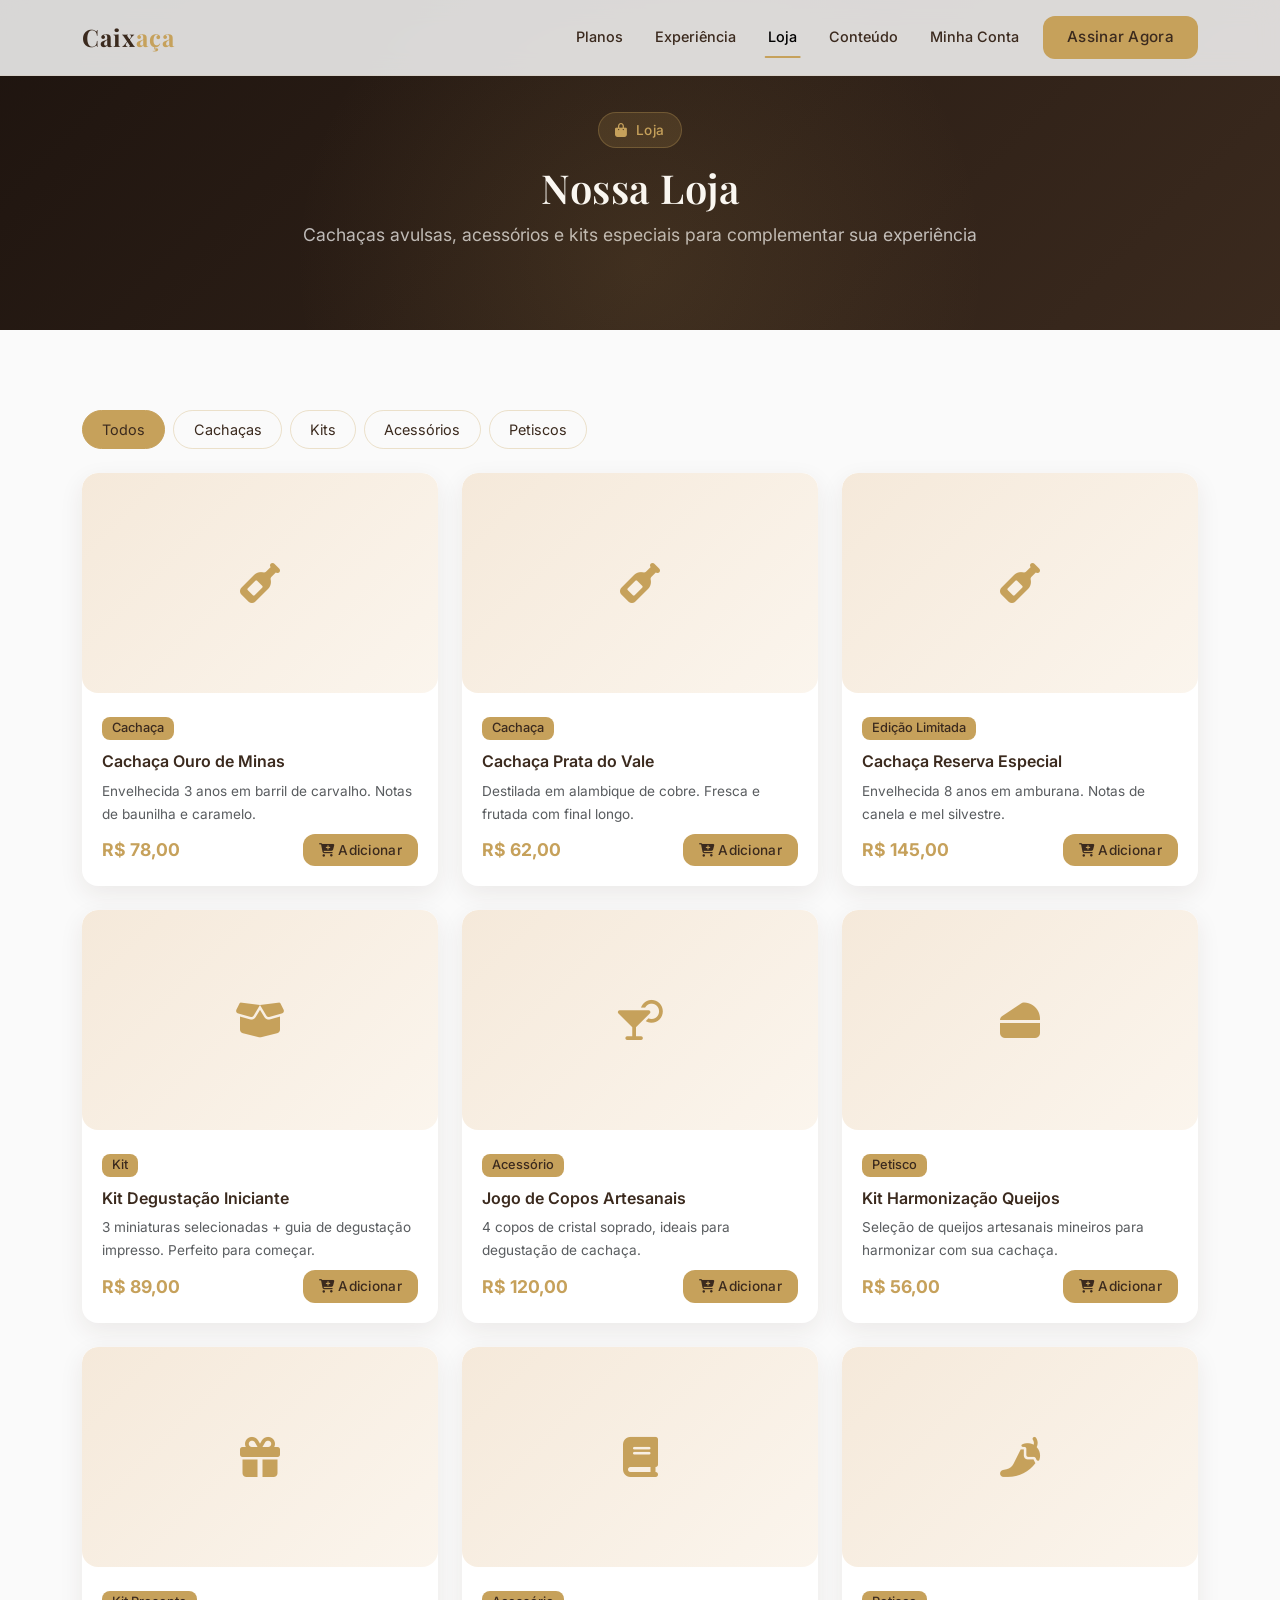
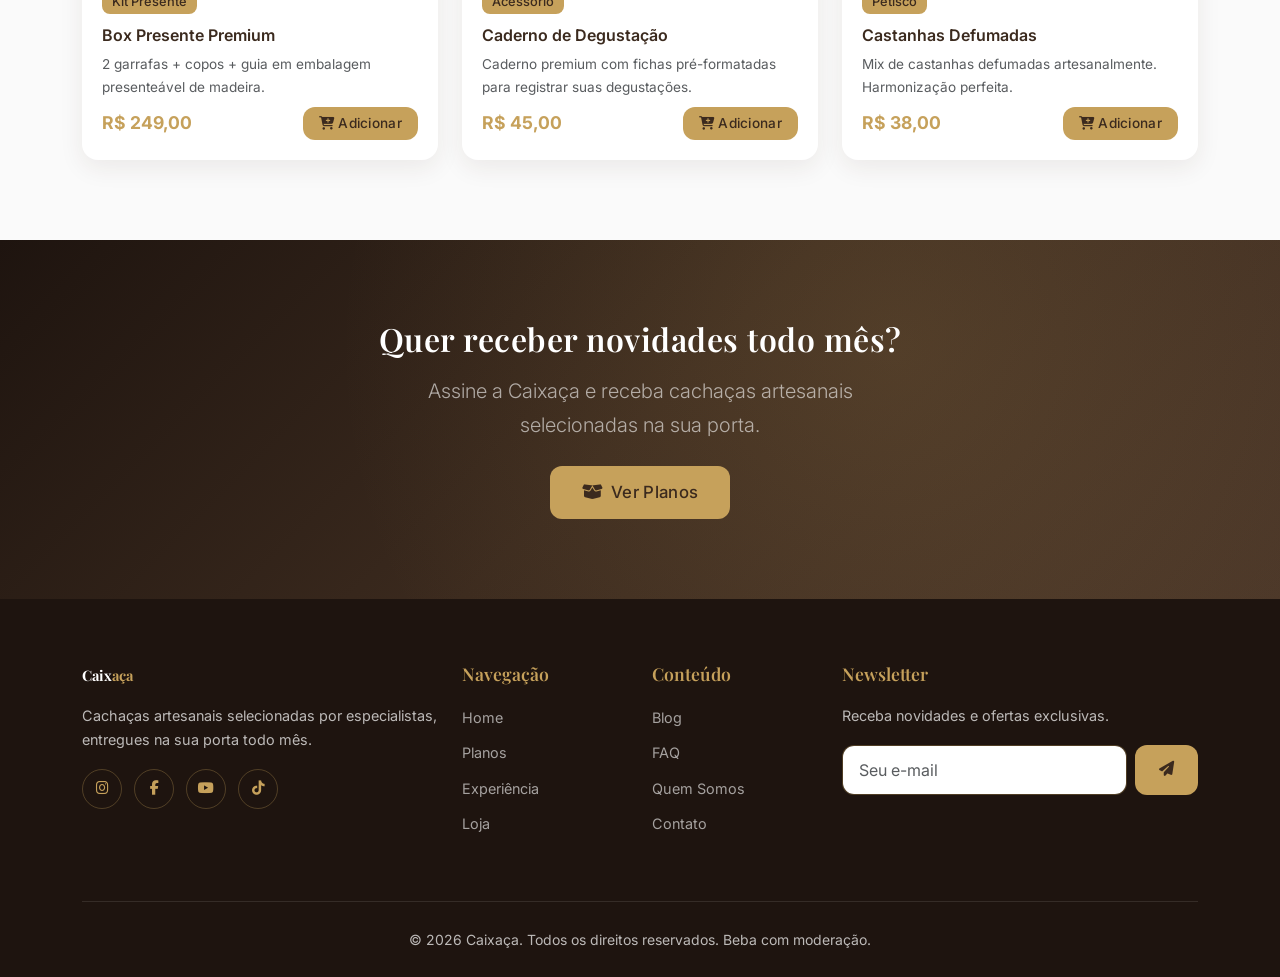
<file: website/loja.html>
<!DOCTYPE html>
<html lang="pt-BR">
<head>
  <meta charset="UTF-8">
  <meta name="viewport" content="width=device-width, initial-scale=1.0">
  <title>Loja — Caixaça</title>
  <meta name="description" content="Compre cachaças artesanais avulsas, acessórios e kits especiais na loja Caixaça.">
  <link href="https://cdn.jsdelivr.net/npm/bootstrap@5.3.3/dist/css/bootstrap.min.css" rel="stylesheet">
  <link href="https://cdnjs.cloudflare.com/ajax/libs/font-awesome/6.5.1/css/all.min.css" rel="stylesheet">
  <link href="css/theme.css" rel="stylesheet">
</head>
<body>

  <!-- NAVBAR -->
  <nav class="navbar navbar-expand-lg fixed-top">
    <div class="container-lg">
      <a class="navbar-brand" href="index.html">Caix<span>aça</span></a>
      <button class="navbar-toggler" type="button" data-bs-toggle="collapse" data-bs-target="#mainNav">
        <span class="navbar-toggler-icon"></span>
      </button>
      <div class="collapse navbar-collapse" id="mainNav">
        <ul class="navbar-nav ms-auto align-items-lg-center">
          <li class="nav-item"><a class="nav-link" href="planos.html">Planos</a></li>
          <li class="nav-item"><a class="nav-link" href="experiencia.html">Experiência</a></li>
          <li class="nav-item"><a class="nav-link" href="loja.html">Loja</a></li>
          <li class="nav-item"><a class="nav-link" href="blog.html">Conteúdo</a></li>
          <li class="nav-item"><a class="nav-link" href="conta.html">Minha Conta</a></li>
          <li class="nav-item ms-lg-2">
            <a class="btn btn-primary" href="planos.html">Assinar Agora</a>
          </li>
        </ul>
      </div>
    </div>
  </nav>

  <!-- PAGE HEADER -->
  <div class="page-header">
    <div class="container-lg">
      <span class="hero-badge mb-3 d-inline-block"><i class="fa-solid fa-bag-shopping me-2"></i>Loja</span>
      <h1 class="font-display">Nossa Loja</h1>
      <p>Cachaças avulsas, acessórios e kits especiais para complementar sua experiência</p>
    </div>
  </div>

  <!-- FILTROS + GRID -->
  <section>
    <div class="container-lg">
      <!-- Filtros -->
      <div class="d-flex flex-wrap gap-2 mb-4 fade-up">
        <button class="filter-btn active" data-filter="all">Todos</button>
        <button class="filter-btn" data-filter="cachaca">Cachaças</button>
        <button class="filter-btn" data-filter="kit">Kits</button>
        <button class="filter-btn" data-filter="acessorio">Acessórios</button>
        <button class="filter-btn" data-filter="petisco">Petiscos</button>
      </div>

      <!-- Grid de Produtos -->
      <div class="row g-4">
        <!-- Produto 1 -->
        <div class="col-12 col-md-6 col-lg-4 product-item" data-category="cachaca">
          <div class="card card-product h-100 fade-up">
            <div class="img-placeholder card-img-top" style="height:220px;">
              <i class="fa-solid fa-wine-bottle"></i>
            </div>
            <div class="card-body">
              <span class="badge mb-2">Cachaça</span>
              <div class="product-name">Cachaça Ouro de Minas</div>
              <p class="text-muted mb-2" style="font-size:0.85rem;">Envelhecida 3 anos em barril de carvalho. Notas de baunilha e caramelo.</p>
              <div class="d-flex justify-content-between align-items-center">
                <span class="product-price">R$ 78,00</span>
                <button class="btn btn-primary btn-sm"><i class="fa-solid fa-cart-plus me-1"></i>Adicionar</button>
              </div>
            </div>
          </div>
        </div>

        <!-- Produto 2 -->
        <div class="col-12 col-md-6 col-lg-4 product-item" data-category="cachaca">
          <div class="card card-product h-100 fade-up">
            <div class="img-placeholder card-img-top" style="height:220px;">
              <i class="fa-solid fa-wine-bottle"></i>
            </div>
            <div class="card-body">
              <span class="badge mb-2">Cachaça</span>
              <div class="product-name">Cachaça Prata do Vale</div>
              <p class="text-muted mb-2" style="font-size:0.85rem;">Destilada em alambique de cobre. Fresca e frutada com final longo.</p>
              <div class="d-flex justify-content-between align-items-center">
                <span class="product-price">R$ 62,00</span>
                <button class="btn btn-primary btn-sm"><i class="fa-solid fa-cart-plus me-1"></i>Adicionar</button>
              </div>
            </div>
          </div>
        </div>

        <!-- Produto 3 -->
        <div class="col-12 col-md-6 col-lg-4 product-item" data-category="cachaca">
          <div class="card card-product h-100 fade-up">
            <div class="img-placeholder card-img-top" style="height:220px;">
              <i class="fa-solid fa-wine-bottle"></i>
            </div>
            <div class="card-body">
              <span class="badge mb-2">Edição Limitada</span>
              <div class="product-name">Cachaça Reserva Especial</div>
              <p class="text-muted mb-2" style="font-size:0.85rem;">Envelhecida 8 anos em amburana. Notas de canela e mel silvestre.</p>
              <div class="d-flex justify-content-between align-items-center">
                <span class="product-price">R$ 145,00</span>
                <button class="btn btn-primary btn-sm"><i class="fa-solid fa-cart-plus me-1"></i>Adicionar</button>
              </div>
            </div>
          </div>
        </div>

        <!-- Produto 4 -->
        <div class="col-12 col-md-6 col-lg-4 product-item" data-category="kit">
          <div class="card card-product h-100 fade-up">
            <div class="img-placeholder card-img-top" style="height:220px;">
              <i class="fa-solid fa-box-open"></i>
            </div>
            <div class="card-body">
              <span class="badge mb-2">Kit</span>
              <div class="product-name">Kit Degustação Iniciante</div>
              <p class="text-muted mb-2" style="font-size:0.85rem;">3 miniaturas selecionadas + guia de degustação impresso. Perfeito para começar.</p>
              <div class="d-flex justify-content-between align-items-center">
                <span class="product-price">R$ 89,00</span>
                <button class="btn btn-primary btn-sm"><i class="fa-solid fa-cart-plus me-1"></i>Adicionar</button>
              </div>
            </div>
          </div>
        </div>

        <!-- Produto 5 -->
        <div class="col-12 col-md-6 col-lg-4 product-item" data-category="acessorio">
          <div class="card card-product h-100 fade-up">
            <div class="img-placeholder card-img-top" style="height:220px;">
              <i class="fa-solid fa-martini-glass-citrus"></i>
            </div>
            <div class="card-body">
              <span class="badge mb-2">Acessório</span>
              <div class="product-name">Jogo de Copos Artesanais</div>
              <p class="text-muted mb-2" style="font-size:0.85rem;">4 copos de cristal soprado, ideais para degustação de cachaça.</p>
              <div class="d-flex justify-content-between align-items-center">
                <span class="product-price">R$ 120,00</span>
                <button class="btn btn-primary btn-sm"><i class="fa-solid fa-cart-plus me-1"></i>Adicionar</button>
              </div>
            </div>
          </div>
        </div>

        <!-- Produto 6 -->
        <div class="col-12 col-md-6 col-lg-4 product-item" data-category="petisco">
          <div class="card card-product h-100 fade-up">
            <div class="img-placeholder card-img-top" style="height:220px;">
              <i class="fa-solid fa-cheese"></i>
            </div>
            <div class="card-body">
              <span class="badge mb-2">Petisco</span>
              <div class="product-name">Kit Harmonização Queijos</div>
              <p class="text-muted mb-2" style="font-size:0.85rem;">Seleção de queijos artesanais mineiros para harmonizar com sua cachaça.</p>
              <div class="d-flex justify-content-between align-items-center">
                <span class="product-price">R$ 56,00</span>
                <button class="btn btn-primary btn-sm"><i class="fa-solid fa-cart-plus me-1"></i>Adicionar</button>
              </div>
            </div>
          </div>
        </div>

        <!-- Produto 7 -->
        <div class="col-12 col-md-6 col-lg-4 product-item" data-category="kit">
          <div class="card card-product h-100 fade-up">
            <div class="img-placeholder card-img-top" style="height:220px;">
              <i class="fa-solid fa-gift"></i>
            </div>
            <div class="card-body">
              <span class="badge mb-2">Kit Presente</span>
              <div class="product-name">Box Presente Premium</div>
              <p class="text-muted mb-2" style="font-size:0.85rem;">2 garrafas + copos + guia em embalagem presenteável de madeira.</p>
              <div class="d-flex justify-content-between align-items-center">
                <span class="product-price">R$ 249,00</span>
                <button class="btn btn-primary btn-sm"><i class="fa-solid fa-cart-plus me-1"></i>Adicionar</button>
              </div>
            </div>
          </div>
        </div>

        <!-- Produto 8 -->
        <div class="col-12 col-md-6 col-lg-4 product-item" data-category="acessorio">
          <div class="card card-product h-100 fade-up">
            <div class="img-placeholder card-img-top" style="height:220px;">
              <i class="fa-solid fa-book"></i>
            </div>
            <div class="card-body">
              <span class="badge mb-2">Acessório</span>
              <div class="product-name">Caderno de Degustação</div>
              <p class="text-muted mb-2" style="font-size:0.85rem;">Caderno premium com fichas pré-formatadas para registrar suas degustações.</p>
              <div class="d-flex justify-content-between align-items-center">
                <span class="product-price">R$ 45,00</span>
                <button class="btn btn-primary btn-sm"><i class="fa-solid fa-cart-plus me-1"></i>Adicionar</button>
              </div>
            </div>
          </div>
        </div>

        <!-- Produto 9 -->
        <div class="col-12 col-md-6 col-lg-4 product-item" data-category="petisco">
          <div class="card card-product h-100 fade-up">
            <div class="img-placeholder card-img-top" style="height:220px;">
              <i class="fa-solid fa-pepper-hot"></i>
            </div>
            <div class="card-body">
              <span class="badge mb-2">Petisco</span>
              <div class="product-name">Castanhas Defumadas</div>
              <p class="text-muted mb-2" style="font-size:0.85rem;">Mix de castanhas defumadas artesanalmente. Harmonização perfeita.</p>
              <div class="d-flex justify-content-between align-items-center">
                <span class="product-price">R$ 38,00</span>
                <button class="btn btn-primary btn-sm"><i class="fa-solid fa-cart-plus me-1"></i>Adicionar</button>
              </div>
            </div>
          </div>
        </div>
      </div>
    </div>
  </section>

  <!-- CTA -->
  <section class="bg-hero text-center">
    <div class="container-lg fade-up">
      <h2 class="font-display text-white mb-3">Quer receber novidades todo mês?</h2>
      <p class="lead mb-4" style="color:rgba(255,255,255,0.7);max-width:480px;margin:0 auto;">Assine a Caixaça e receba cachaças artesanais selecionadas na sua porta.</p>
      <a href="planos.html" class="btn btn-primary btn-lg"><i class="fa-solid fa-box-open me-2"></i>Ver Planos</a>
    </div>
  </section>

  <!-- FOOTER -->
  <footer class="footer">
    <div class="container-lg">
      <div class="row g-4">
        <div class="col-12 col-md-4">
          <a class="footer-brand d-block mb-3" href="index.html">Caix<span>aça</span></a>
          <p style="font-size:0.9rem;">Cachaças artesanais selecionadas por especialistas, entregues na sua porta todo mês.</p>
          <div class="footer-social mt-3">
            <a href="#"><i class="fa-brands fa-instagram"></i></a>
            <a href="#"><i class="fa-brands fa-facebook-f"></i></a>
            <a href="#"><i class="fa-brands fa-youtube"></i></a>
            <a href="#"><i class="fa-brands fa-tiktok"></i></a>
          </div>
        </div>
        <div class="col-6 col-md-2">
          <h5>Navegação</h5>
          <ul class="list-unstyled">
            <li class="mb-2"><a href="index.html">Home</a></li>
            <li class="mb-2"><a href="planos.html">Planos</a></li>
            <li class="mb-2"><a href="experiencia.html">Experiência</a></li>
            <li class="mb-2"><a href="loja.html">Loja</a></li>
          </ul>
        </div>
        <div class="col-6 col-md-2">
          <h5>Conteúdo</h5>
          <ul class="list-unstyled">
            <li class="mb-2"><a href="blog.html">Blog</a></li>
            <li class="mb-2"><a href="faq.html">FAQ</a></li>
            <li class="mb-2"><a href="sobre.html">Quem Somos</a></li>
            <li class="mb-2"><a href="contato.html">Contato</a></li>
          </ul>
        </div>
        <div class="col-12 col-md-4">
          <h5>Newsletter</h5>
          <p style="font-size:0.9rem;">Receba novidades e ofertas exclusivas.</p>
          <form class="d-flex gap-2" onsubmit="event.preventDefault();">
            <input type="email" class="form-control" placeholder="Seu e-mail">
            <button class="btn btn-primary" type="submit"><i class="fa-solid fa-paper-plane"></i></button>
          </form>
        </div>
      </div>
      <div class="footer-bottom text-center">
        <small>&copy; 2026 Caixaça. Todos os direitos reservados. Beba com moderação.</small>
      </div>
    </div>
  </footer>

  <script src="https://cdn.jsdelivr.net/npm/bootstrap@5.3.3/dist/js/bootstrap.bundle.min.js"></script>
  <script src="js/main.js"></script>
</body>
</html>
</file>
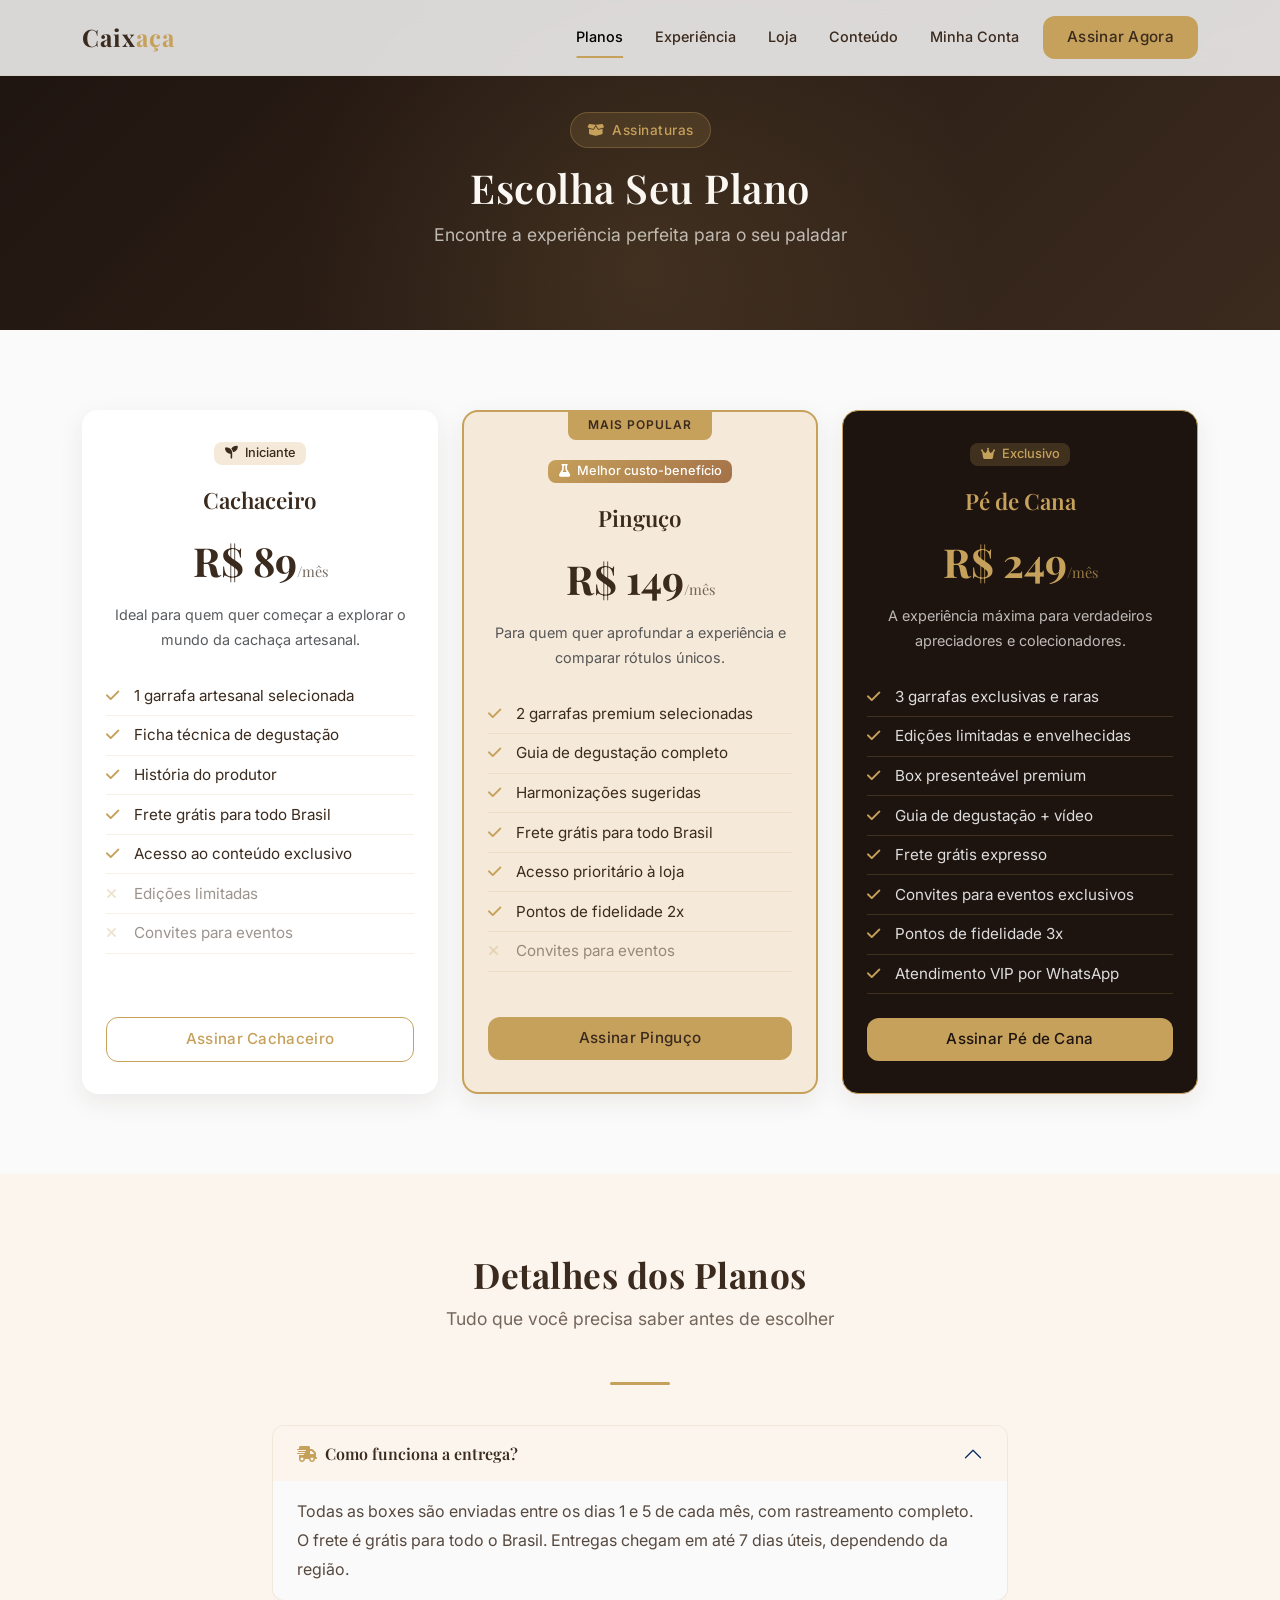
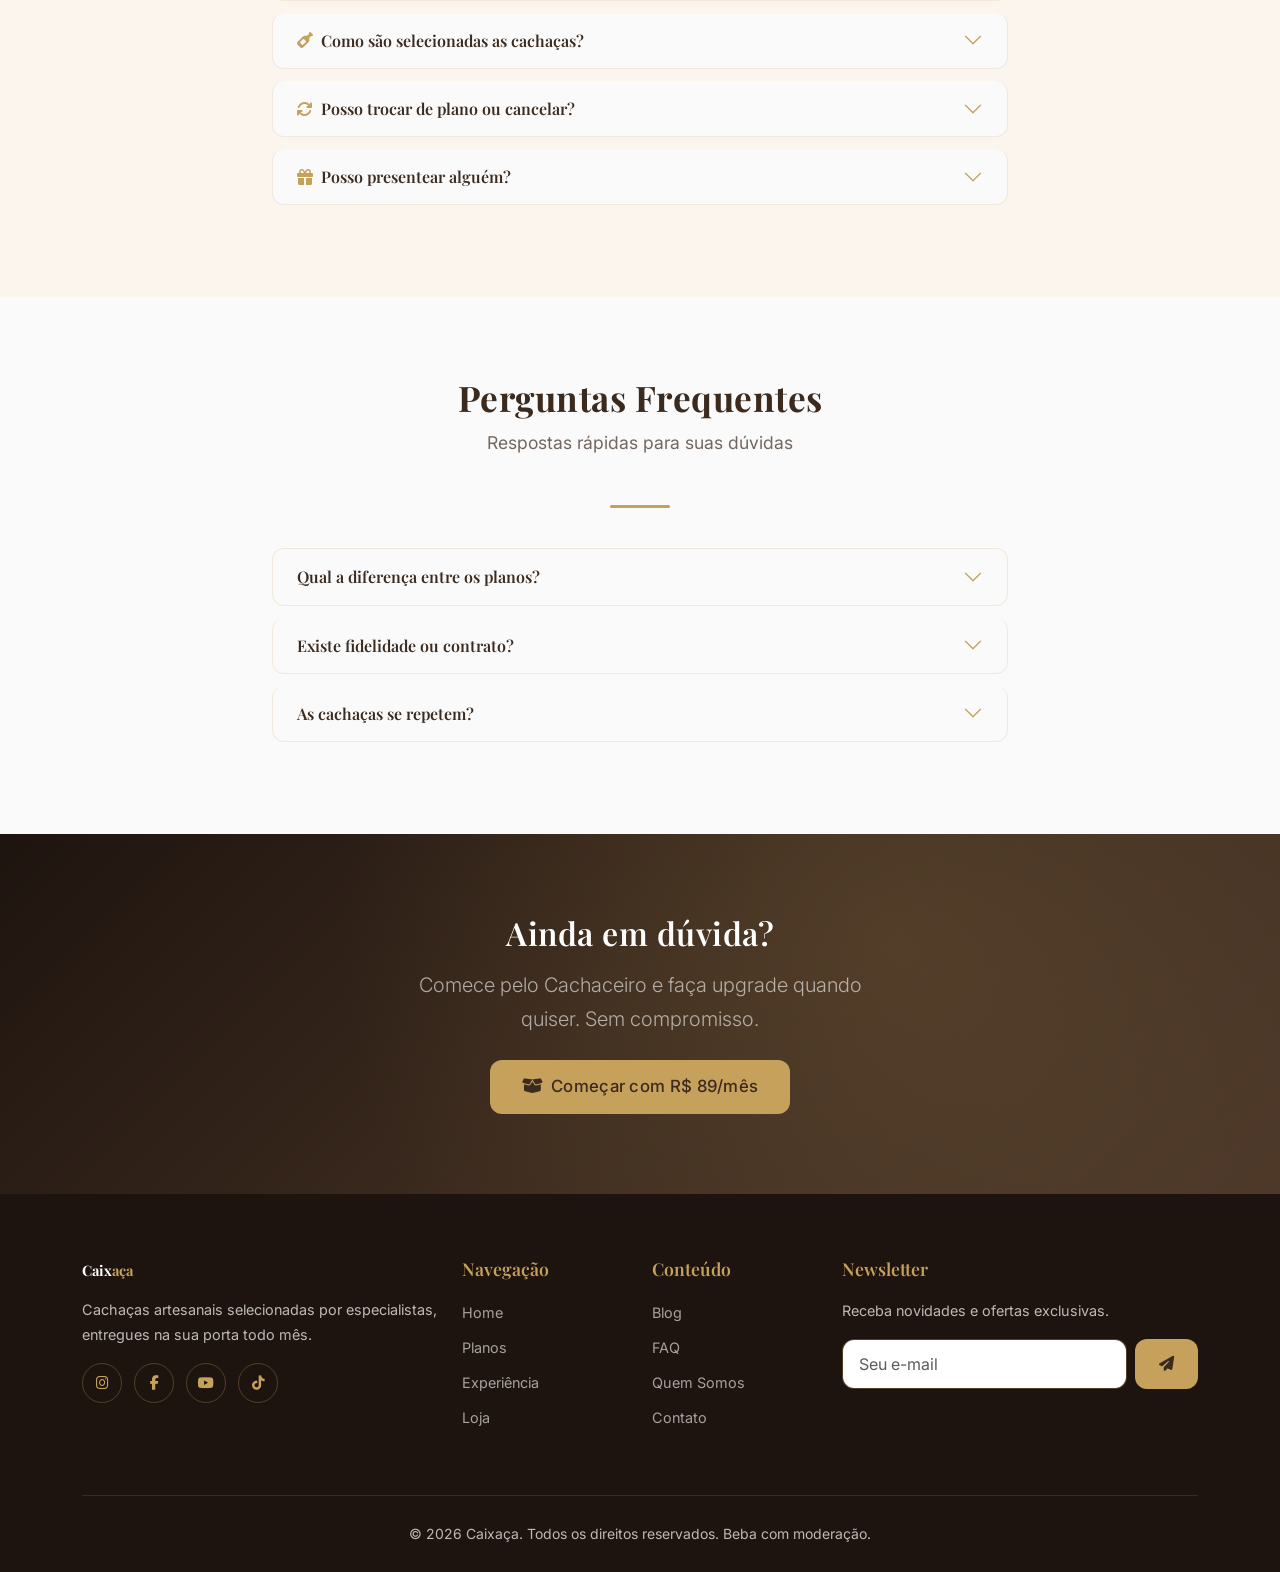
<file: website/planos.html>
<!DOCTYPE html>
<html lang="pt-BR">
<head>
  <meta charset="UTF-8">
  <meta name="viewport" content="width=device-width, initial-scale=1.0">
  <title>Planos — Caixaça</title>
  <meta name="description" content="Escolha o plano ideal de assinatura de cachaças artesanais. Cachaceiro, Pinguço ou Pé de Cana.">
  <link href="https://cdn.jsdelivr.net/npm/bootstrap@5.3.3/dist/css/bootstrap.min.css" rel="stylesheet">
  <link href="https://cdnjs.cloudflare.com/ajax/libs/font-awesome/6.5.1/css/all.min.css" rel="stylesheet">
  <link href="css/theme.css" rel="stylesheet">
</head>
<body>

  <!-- NAVBAR -->
  <nav class="navbar navbar-expand-lg fixed-top">
    <div class="container-lg">
      <a class="navbar-brand" href="index.html">Caix<span>aça</span></a>
      <button class="navbar-toggler" type="button" data-bs-toggle="collapse" data-bs-target="#mainNav">
        <span class="navbar-toggler-icon"></span>
      </button>
      <div class="collapse navbar-collapse" id="mainNav">
        <ul class="navbar-nav ms-auto align-items-lg-center">
          <li class="nav-item"><a class="nav-link" href="planos.html">Planos</a></li>
          <li class="nav-item"><a class="nav-link" href="experiencia.html">Experiência</a></li>
          <li class="nav-item"><a class="nav-link" href="loja.html">Loja</a></li>
          <li class="nav-item"><a class="nav-link" href="blog.html">Conteúdo</a></li>
          <li class="nav-item"><a class="nav-link" href="conta.html">Minha Conta</a></li>
          <li class="nav-item ms-lg-2">
            <a class="btn btn-primary" href="planos.html">Assinar Agora</a>
          </li>
        </ul>
      </div>
    </div>
  </nav>

  <!-- PAGE HEADER -->
  <div class="page-header">
    <div class="container-lg">
      <span class="hero-badge mb-3 d-inline-block"><i class="fa-solid fa-box-open me-2"></i>Assinaturas</span>
      <h1 class="font-display">Escolha Seu Plano</h1>
      <p>Encontre a experiência perfeita para o seu paladar</p>
    </div>
  </div>

  <!-- COMPARAÇÃO DE PLANOS -->
  <section>
    <div class="container-lg">
      <div class="row g-4 justify-content-center">
        <!-- Cachaceiro -->
        <div class="col-12 col-md-6 col-lg-4 fade-up">
          <div class="card card-plan card-plan-basic h-100">
            <span class="badge bg-cream text-brown mb-3 d-inline-block mx-auto" style="width:fit-content;">
              <i class="fa-solid fa-seedling me-1"></i> Iniciante
            </span>
            <div class="plan-name">Cachaceiro</div>
            <div class="plan-price">R$ 89<small>/mês</small></div>
            <p class="text-muted mt-2 mb-4" style="font-size:0.9rem;">Ideal para quem quer começar a explorar o mundo da cachaça artesanal.</p>
            <ul class="mb-4">
              <li><i class="fa-solid fa-check me-2"></i>1 garrafa artesanal selecionada</li>
              <li><i class="fa-solid fa-check me-2"></i>Ficha técnica de degustação</li>
              <li><i class="fa-solid fa-check me-2"></i>História do produtor</li>
              <li><i class="fa-solid fa-check me-2"></i>Frete grátis para todo Brasil</li>
              <li><i class="fa-solid fa-check me-2"></i>Acesso ao conteúdo exclusivo</li>
              <li><i class="fa-solid fa-xmark me-2" style="opacity:0.3;"></i><span style="opacity:0.5;">Edições limitadas</span></li>
              <li><i class="fa-solid fa-xmark me-2" style="opacity:0.3;"></i><span style="opacity:0.5;">Convites para eventos</span></li>
            </ul>
            <a href="#" class="btn btn-outline-primary w-100 mt-auto">Assinar Cachaceiro</a>
          </div>
        </div>

        <!-- Pinguço -->
        <div class="col-12 col-md-6 col-lg-4 fade-up">
          <div class="card card-plan card-plan-alchemist h-100">
            <span class="badge-popular">Mais Popular</span>
            <span class="badge premium-bg text-white mb-3 d-inline-block mx-auto mt-3" style="width:fit-content;">
              <i class="fa-solid fa-flask me-1"></i> Melhor custo-benefício
            </span>
            <div class="plan-name">Pinguço</div>
            <div class="plan-price">R$ 149<small>/mês</small></div>
            <p class="text-muted mt-2 mb-4" style="font-size:0.9rem;">Para quem quer aprofundar a experiência e comparar rótulos únicos.</p>
            <ul class="mb-4">
              <li><i class="fa-solid fa-check me-2"></i>2 garrafas premium selecionadas</li>
              <li><i class="fa-solid fa-check me-2"></i>Guia de degustação completo</li>
              <li><i class="fa-solid fa-check me-2"></i>Harmonizações sugeridas</li>
              <li><i class="fa-solid fa-check me-2"></i>Frete grátis para todo Brasil</li>
              <li><i class="fa-solid fa-check me-2"></i>Acesso prioritário à loja</li>
              <li><i class="fa-solid fa-check me-2"></i>Pontos de fidelidade 2x</li>
              <li><i class="fa-solid fa-xmark me-2" style="opacity:0.3;"></i><span style="opacity:0.5;">Convites para eventos</span></li>
            </ul>
            <a href="#" class="btn btn-primary w-100 mt-auto">Assinar Pinguço</a>
          </div>
        </div>

        <!-- Pé de Cana -->
        <div class="col-12 col-md-6 col-lg-4 fade-up">
          <div class="card card-plan card-plan-collector h-100">
            <span class="badge mb-3 d-inline-block mx-auto" style="width:fit-content;background:rgba(198,161,91,0.2);color:var(--gold);">
              <i class="fa-solid fa-crown me-1"></i> Exclusivo
            </span>
            <div class="plan-name">Pé de Cana</div>
            <div class="plan-price">R$ 249<small>/mês</small></div>
            <p class="mt-2 mb-4" style="font-size:0.9rem;opacity:0.7;">A experiência máxima para verdadeiros apreciadores e colecionadores.</p>
            <ul class="mb-4">
              <li><i class="fa-solid fa-check me-2"></i>3 garrafas exclusivas e raras</li>
              <li><i class="fa-solid fa-check me-2"></i>Edições limitadas e envelhecidas</li>
              <li><i class="fa-solid fa-check me-2"></i>Box presenteável premium</li>
              <li><i class="fa-solid fa-check me-2"></i>Guia de degustação + vídeo</li>
              <li><i class="fa-solid fa-check me-2"></i>Frete grátis expresso</li>
              <li><i class="fa-solid fa-check me-2"></i>Convites para eventos exclusivos</li>
              <li><i class="fa-solid fa-check me-2"></i>Pontos de fidelidade 3x</li>
              <li><i class="fa-solid fa-check me-2"></i>Atendimento VIP por WhatsApp</li>
            </ul>
            <a href="#" class="btn btn-primary w-100 mt-auto" style="background:var(--gold);color:var(--brown-deep);">Assinar Pé de Cana</a>
          </div>
        </div>
      </div>
    </div>
  </section>

  <!-- DETALHES EXPANDÍVEIS -->
  <section class="bg-cream-light">
    <div class="container-lg">
      <div class="text-center fade-up">
        <h2 class="section-title">Detalhes dos Planos</h2>
        <p class="section-subtitle">Tudo que você precisa saber antes de escolher</p>
        <div class="section-divider"></div>
      </div>
      <div class="row justify-content-center">
        <div class="col-lg-8 fade-up">
          <div class="accordion" id="planDetails">
            <div class="accordion-item">
              <h2 class="accordion-header">
                <button class="accordion-button" type="button" data-bs-toggle="collapse" data-bs-target="#detail1">
                  <i class="fa-solid fa-truck-fast me-2 text-gold"></i>Como funciona a entrega?
                </button>
              </h2>
              <div id="detail1" class="accordion-collapse collapse show" data-bs-parent="#planDetails">
                <div class="accordion-body">
                  Todas as boxes são enviadas entre os dias 1 e 5 de cada mês, com rastreamento completo. O frete é grátis para todo o Brasil. Entregas chegam em até 7 dias úteis, dependendo da região.
                </div>
              </div>
            </div>
            <div class="accordion-item">
              <h2 class="accordion-header">
                <button class="accordion-button collapsed" type="button" data-bs-toggle="collapse" data-bs-target="#detail2">
                  <i class="fa-solid fa-wine-bottle me-2 text-gold"></i>Como são selecionadas as cachaças?
                </button>
              </h2>
              <div id="detail2" class="accordion-collapse collapse" data-bs-parent="#planDetails">
                <div class="accordion-body">
                  Nosso time de sommeliers e especialistas avalia dezenas de rótulos mensalmente. Apenas os melhores são selecionados, priorizando produções artesanais, sustentáveis e com histórias autênticas.
                </div>
              </div>
            </div>
            <div class="accordion-item">
              <h2 class="accordion-header">
                <button class="accordion-button collapsed" type="button" data-bs-toggle="collapse" data-bs-target="#detail3">
                  <i class="fa-solid fa-arrows-rotate me-2 text-gold"></i>Posso trocar de plano ou cancelar?
                </button>
              </h2>
              <div id="detail3" class="accordion-collapse collapse" data-bs-parent="#planDetails">
                <div class="accordion-body">
                  Sim! Você pode fazer upgrade, downgrade ou cancelar a qualquer momento, sem multas. As alterações valem a partir do próximo ciclo de cobrança.
                </div>
              </div>
            </div>
            <div class="accordion-item">
              <h2 class="accordion-header">
                <button class="accordion-button collapsed" type="button" data-bs-toggle="collapse" data-bs-target="#detail4">
                  <i class="fa-solid fa-gift me-2 text-gold"></i>Posso presentear alguém?
                </button>
              </h2>
              <div id="detail4" class="accordion-collapse collapse" data-bs-parent="#planDetails">
                <div class="accordion-body">
                  Claro! Todos os planos podem ser adquiridos como presente. Basta informar o endereço do destinatário. Incluímos uma mensagem personalizada na box.
                </div>
              </div>
            </div>
          </div>
        </div>
      </div>
    </div>
  </section>

  <!-- FAQ RÁPIDO -->
  <section>
    <div class="container-lg">
      <div class="text-center fade-up">
        <h2 class="section-title">Perguntas Frequentes</h2>
        <p class="section-subtitle">Respostas rápidas para suas dúvidas</p>
        <div class="section-divider"></div>
      </div>
      <div class="row justify-content-center">
        <div class="col-lg-8 fade-up">
          <div class="accordion" id="faqPlanos">
            <div class="accordion-item">
              <h2 class="accordion-header">
                <button class="accordion-button collapsed" type="button" data-bs-toggle="collapse" data-bs-target="#faq1">
                  Qual a diferença entre os planos?
                </button>
              </h2>
              <div id="faq1" class="accordion-collapse collapse" data-bs-parent="#faqPlanos">
                <div class="accordion-body">
                  A principal diferença está na quantidade e exclusividade das garrafas. O Cachaceiro traz 1 garrafa, o Pinguço traz 2 garrafas premium, e o Pé de Cana traz 3 garrafas exclusivas com edições limitadas.
                </div>
              </div>
            </div>
            <div class="accordion-item">
              <h2 class="accordion-header">
                <button class="accordion-button collapsed" type="button" data-bs-toggle="collapse" data-bs-target="#faq2">
                  Existe fidelidade ou contrato?
                </button>
              </h2>
              <div id="faq2" class="accordion-collapse collapse" data-bs-parent="#faqPlanos">
                <div class="accordion-body">
                  Não. Todos os planos são mensais e sem fidelidade. Você pode cancelar quando quiser, sem burocracia.
                </div>
              </div>
            </div>
            <div class="accordion-item">
              <h2 class="accordion-header">
                <button class="accordion-button collapsed" type="button" data-bs-toggle="collapse" data-bs-target="#faq3">
                  As cachaças se repetem?
                </button>
              </h2>
              <div id="faq3" class="accordion-collapse collapse" data-bs-parent="#faqPlanos">
                <div class="accordion-body">
                  Nunca repetimos um rótulo no mesmo plano. Cada mês é uma descoberta nova. Se você quiser repetir uma cachaça que amou, pode encontrá-la na nossa loja.
                </div>
              </div>
            </div>
          </div>
        </div>
      </div>
    </div>
  </section>

  <!-- CTA PERSISTENTE -->
  <section class="bg-hero text-center">
    <div class="container-lg fade-up">
      <h2 class="font-display text-white mb-3">Ainda em dúvida?</h2>
      <p class="lead mb-4" style="color:rgba(255,255,255,0.7);max-width:480px;margin:0 auto;">Comece pelo Cachaceiro e faça upgrade quando quiser. Sem compromisso.</p>
      <a href="#" class="btn btn-primary btn-lg"><i class="fa-solid fa-box-open me-2"></i>Começar com R$ 89/mês</a>
    </div>
  </section>

  <!-- FOOTER -->
  <footer class="footer">
    <div class="container-lg">
      <div class="row g-4">
        <div class="col-12 col-md-4">
          <a class="footer-brand d-block mb-3" href="index.html">Caix<span>aça</span></a>
          <p style="font-size:0.9rem;">Cachaças artesanais selecionadas por especialistas, entregues na sua porta todo mês.</p>
          <div class="footer-social mt-3">
            <a href="#"><i class="fa-brands fa-instagram"></i></a>
            <a href="#"><i class="fa-brands fa-facebook-f"></i></a>
            <a href="#"><i class="fa-brands fa-youtube"></i></a>
            <a href="#"><i class="fa-brands fa-tiktok"></i></a>
          </div>
        </div>
        <div class="col-6 col-md-2">
          <h5>Navegação</h5>
          <ul class="list-unstyled">
            <li class="mb-2"><a href="index.html">Home</a></li>
            <li class="mb-2"><a href="planos.html">Planos</a></li>
            <li class="mb-2"><a href="experiencia.html">Experiência</a></li>
            <li class="mb-2"><a href="loja.html">Loja</a></li>
          </ul>
        </div>
        <div class="col-6 col-md-2">
          <h5>Conteúdo</h5>
          <ul class="list-unstyled">
            <li class="mb-2"><a href="blog.html">Blog</a></li>
            <li class="mb-2"><a href="faq.html">FAQ</a></li>
            <li class="mb-2"><a href="sobre.html">Quem Somos</a></li>
            <li class="mb-2"><a href="contato.html">Contato</a></li>
          </ul>
        </div>
        <div class="col-12 col-md-4">
          <h5>Newsletter</h5>
          <p style="font-size:0.9rem;">Receba novidades e ofertas exclusivas.</p>
          <form class="d-flex gap-2" onsubmit="event.preventDefault();">
            <input type="email" class="form-control" placeholder="Seu e-mail">
            <button class="btn btn-primary" type="submit"><i class="fa-solid fa-paper-plane"></i></button>
          </form>
        </div>
      </div>
      <div class="footer-bottom text-center">
        <small>&copy; 2026 Caixaça. Todos os direitos reservados. Beba com moderação.</small>
      </div>
    </div>
  </footer>

  <script src="https://cdn.jsdelivr.net/npm/bootstrap@5.3.3/dist/js/bootstrap.bundle.min.js"></script>
  <script src="js/main.js"></script>
</body>
</html>
</file>
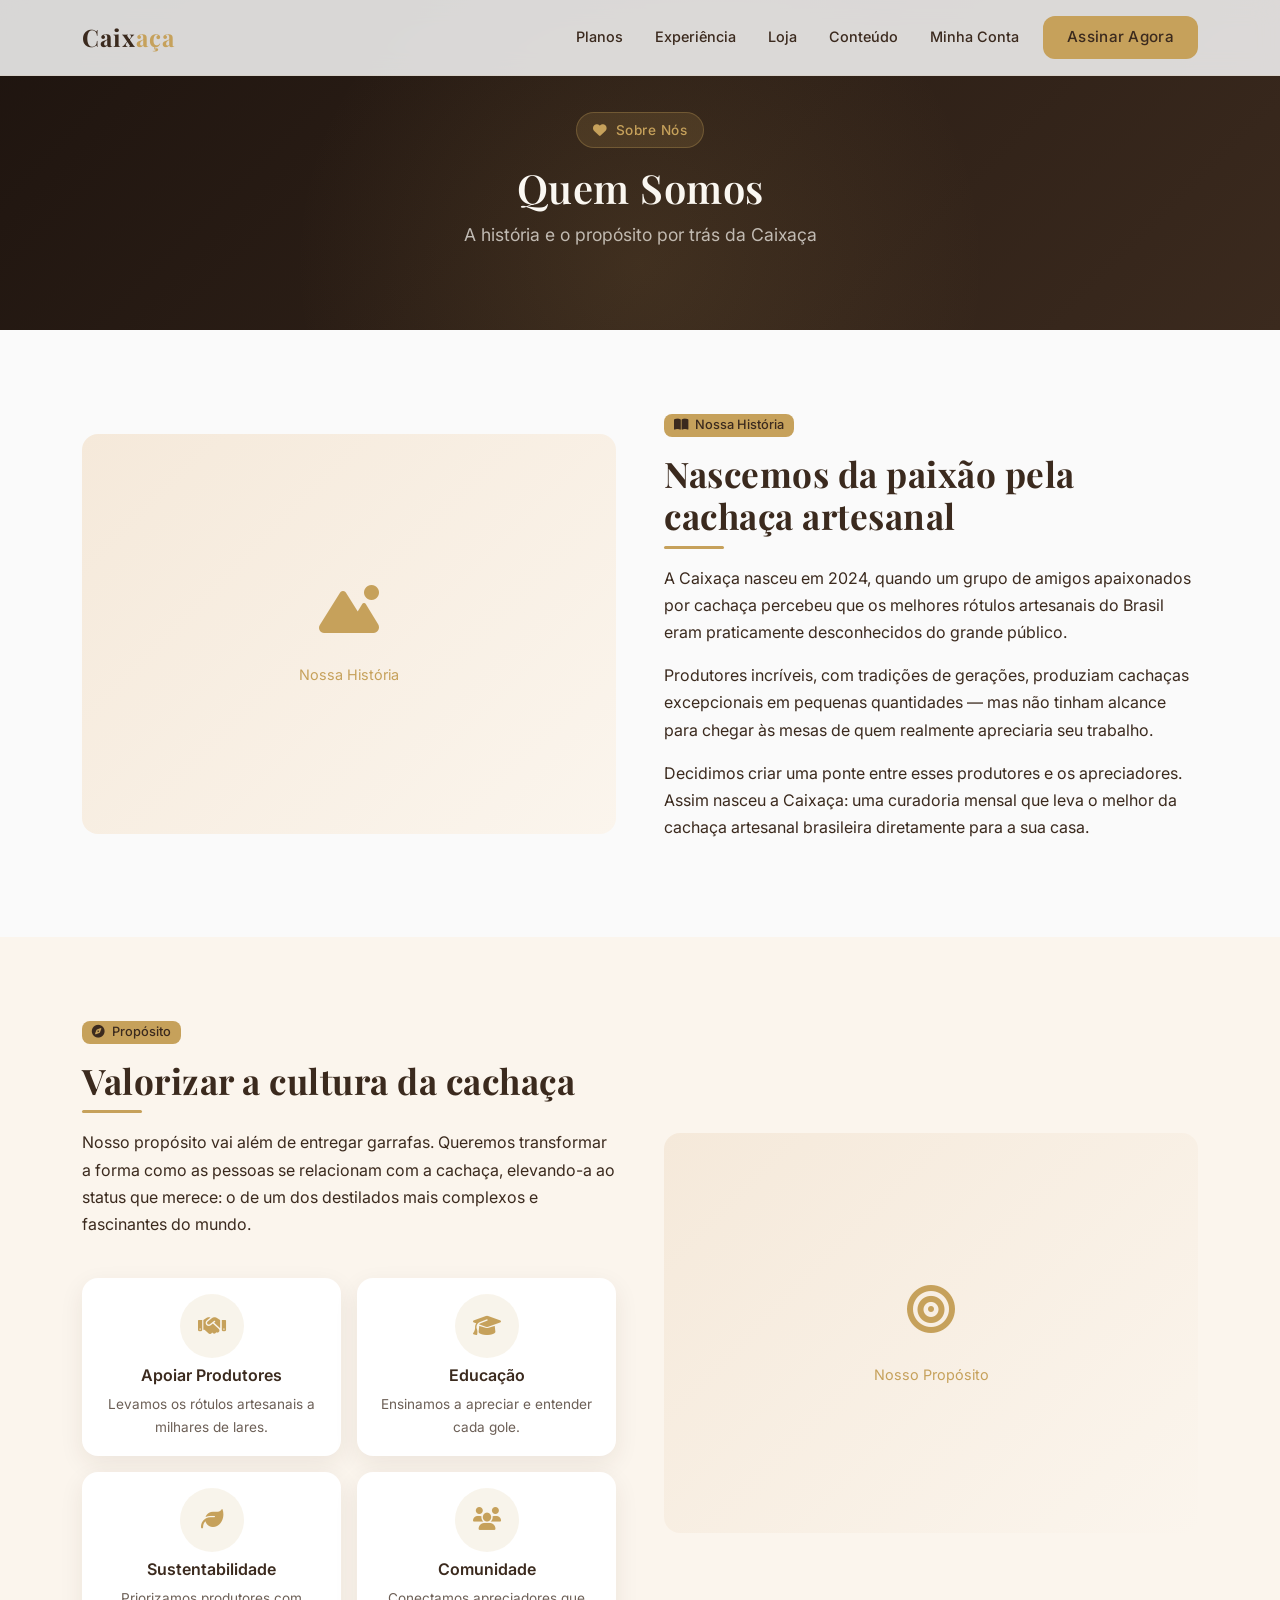
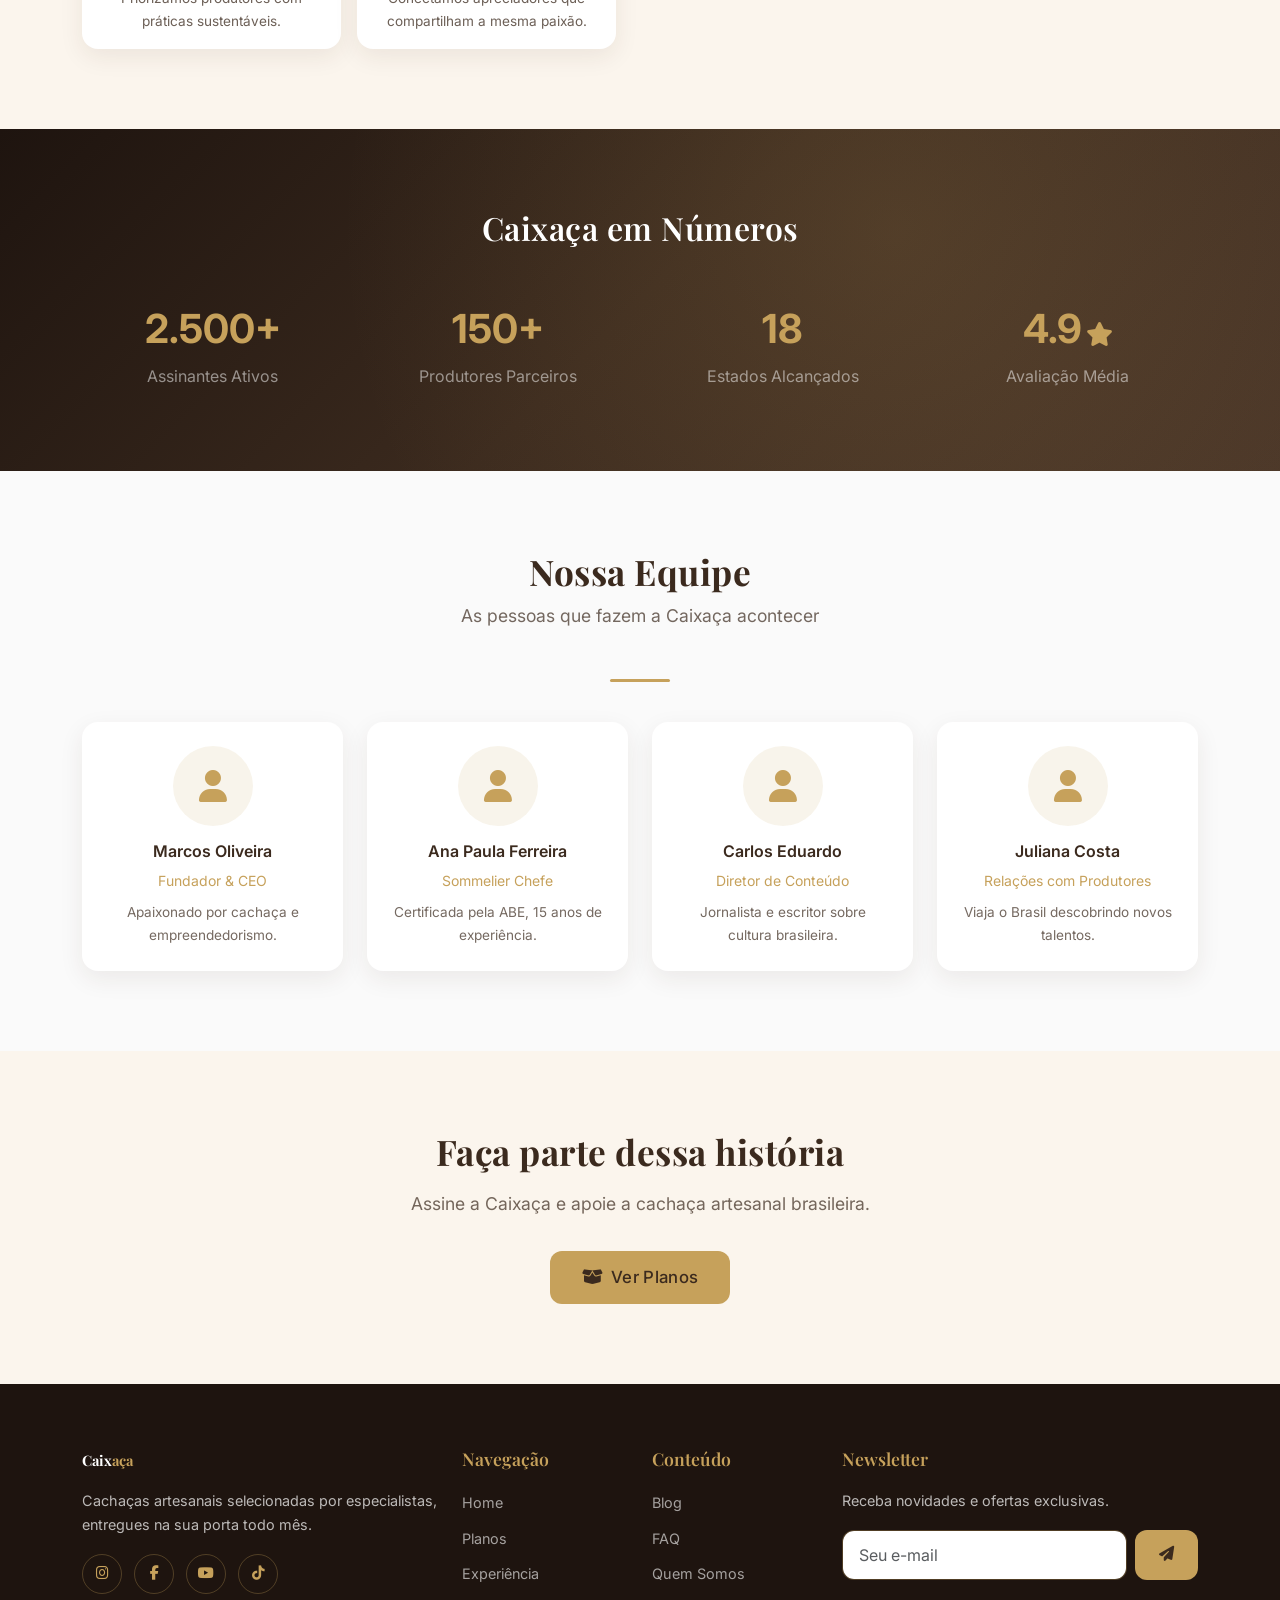
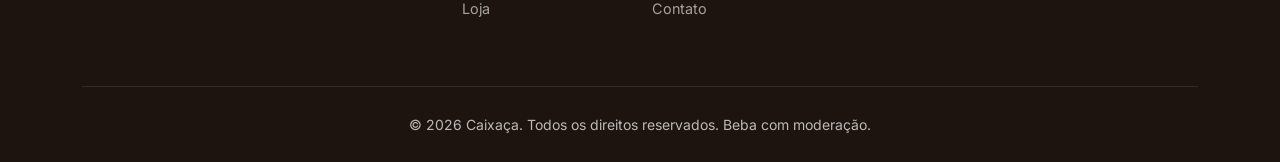
<file: website/sobre.html>
<!DOCTYPE html>
<html lang="pt-BR">
<head>
  <meta charset="UTF-8">
  <meta name="viewport" content="width=device-width, initial-scale=1.0">
  <title>Quem Somos — Caixaça</title>
  <meta name="description" content="Conheça a história, propósito e a equipe por trás da Caixaça.">
  <link href="https://cdn.jsdelivr.net/npm/bootstrap@5.3.3/dist/css/bootstrap.min.css" rel="stylesheet">
  <link href="https://cdnjs.cloudflare.com/ajax/libs/font-awesome/6.5.1/css/all.min.css" rel="stylesheet">
  <link href="css/theme.css" rel="stylesheet">
</head>
<body>

  <!-- NAVBAR -->
  <nav class="navbar navbar-expand-lg fixed-top">
    <div class="container-lg">
      <a class="navbar-brand" href="index.html">Caix<span>aça</span></a>
      <button class="navbar-toggler" type="button" data-bs-toggle="collapse" data-bs-target="#mainNav">
        <span class="navbar-toggler-icon"></span>
      </button>
      <div class="collapse navbar-collapse" id="mainNav">
        <ul class="navbar-nav ms-auto align-items-lg-center">
          <li class="nav-item"><a class="nav-link" href="planos.html">Planos</a></li>
          <li class="nav-item"><a class="nav-link" href="experiencia.html">Experiência</a></li>
          <li class="nav-item"><a class="nav-link" href="loja.html">Loja</a></li>
          <li class="nav-item"><a class="nav-link" href="blog.html">Conteúdo</a></li>
          <li class="nav-item"><a class="nav-link" href="conta.html">Minha Conta</a></li>
          <li class="nav-item ms-lg-2">
            <a class="btn btn-primary" href="planos.html">Assinar Agora</a>
          </li>
        </ul>
      </div>
    </div>
  </nav>

  <!-- PAGE HEADER -->
  <div class="page-header">
    <div class="container-lg">
      <span class="hero-badge mb-3 d-inline-block"><i class="fa-solid fa-heart me-2"></i>Sobre Nós</span>
      <h1 class="font-display">Quem Somos</h1>
      <p>A história e o propósito por trás da Caixaça</p>
    </div>
  </div>

  <!-- HISTÓRIA -->
  <section>
    <div class="container-lg">
      <div class="row align-items-center g-5 fade-up">
        <div class="col-lg-6">
          <div class="img-placeholder" style="height:400px;">
            <div class="text-center">
              <i class="fa-solid fa-mountain-sun" style="font-size:3rem;"></i>
              <p class="mt-3 mb-0" style="color:var(--gold);font-size:0.9rem;">Nossa História</p>
            </div>
          </div>
        </div>
        <div class="col-lg-6">
          <span class="badge mb-3"><i class="fa-solid fa-book-open me-1"></i> Nossa História</span>
          <h2 class="section-title">Nascemos da paixão pela cachaça artesanal</h2>
          <div class="divider-gold mb-3"></div>
          <p>A Caixaça nasceu em 2024, quando um grupo de amigos apaixonados por cachaça percebeu que os melhores rótulos artesanais do Brasil eram praticamente desconhecidos do grande público.</p>
          <p>Produtores incríveis, com tradições de gerações, produziam cachaças excepcionais em pequenas quantidades — mas não tinham alcance para chegar às mesas de quem realmente apreciaria seu trabalho.</p>
          <p>Decidimos criar uma ponte entre esses produtores e os apreciadores. Assim nasceu a Caixaça: uma curadoria mensal que leva o melhor da cachaça artesanal brasileira diretamente para a sua casa.</p>
        </div>
      </div>
    </div>
  </section>

  <!-- PROPÓSITO -->
  <section class="bg-cream-light">
    <div class="container-lg">
      <div class="row align-items-center g-5 fade-up">
        <div class="col-lg-6 order-lg-2">
          <div class="img-placeholder" style="height:400px;">
            <div class="text-center">
              <i class="fa-solid fa-bullseye" style="font-size:3rem;"></i>
              <p class="mt-3 mb-0" style="color:var(--gold);font-size:0.9rem;">Nosso Propósito</p>
            </div>
          </div>
        </div>
        <div class="col-lg-6 order-lg-1">
          <span class="badge mb-3"><i class="fa-solid fa-compass me-1"></i> Propósito</span>
          <h2 class="section-title">Valorizar a cultura da cachaça</h2>
          <div class="divider-gold mb-3"></div>
          <p>Nosso propósito vai além de entregar garrafas. Queremos transformar a forma como as pessoas se relacionam com a cachaça, elevando-a ao status que merece: o de um dos destilados mais complexos e fascinantes do mundo.</p>
          <div class="row g-3 mt-4">
            <div class="col-sm-6">
              <div class="card p-3 text-center h-100">
                <div class="icon-circle mx-auto mb-2"><i class="fa-solid fa-handshake"></i></div>
                <h6>Apoiar Produtores</h6>
                <p class="mb-0" style="font-size:0.85rem;opacity:0.75;">Levamos os rótulos artesanais a milhares de lares.</p>
              </div>
            </div>
            <div class="col-sm-6">
              <div class="card p-3 text-center h-100">
                <div class="icon-circle mx-auto mb-2"><i class="fa-solid fa-graduation-cap"></i></div>
                <h6>Educação</h6>
                <p class="mb-0" style="font-size:0.85rem;opacity:0.75;">Ensinamos a apreciar e entender cada gole.</p>
              </div>
            </div>
            <div class="col-sm-6">
              <div class="card p-3 text-center h-100">
                <div class="icon-circle mx-auto mb-2"><i class="fa-solid fa-leaf"></i></div>
                <h6>Sustentabilidade</h6>
                <p class="mb-0" style="font-size:0.85rem;opacity:0.75;">Priorizamos produtores com práticas sustentáveis.</p>
              </div>
            </div>
            <div class="col-sm-6">
              <div class="card p-3 text-center h-100">
                <div class="icon-circle mx-auto mb-2"><i class="fa-solid fa-users"></i></div>
                <h6>Comunidade</h6>
                <p class="mb-0" style="font-size:0.85rem;opacity:0.75;">Conectamos apreciadores que compartilham a mesma paixão.</p>
              </div>
            </div>
          </div>
        </div>
      </div>
    </div>
  </section>

  <!-- NÚMEROS -->
  <section class="bg-hero text-center">
    <div class="container-lg fade-up">
      <h2 class="font-display text-white mb-5">Caixaça em Números</h2>
      <div class="row g-4">
        <div class="col-6 col-md-3">
          <div class="text-gold fw-bold" style="font-size:2.5rem;">2.500+</div>
          <p class="text-white-50 mb-0">Assinantes Ativos</p>
        </div>
        <div class="col-6 col-md-3">
          <div class="text-gold fw-bold" style="font-size:2.5rem;">150+</div>
          <p class="text-white-50 mb-0">Produtores Parceiros</p>
        </div>
        <div class="col-6 col-md-3">
          <div class="text-gold fw-bold" style="font-size:2.5rem;">18</div>
          <p class="text-white-50 mb-0">Estados Alcançados</p>
        </div>
        <div class="col-6 col-md-3">
          <div class="text-gold fw-bold" style="font-size:2.5rem;">4.9<i class="fa-solid fa-star ms-1" style="font-size:1.5rem;"></i></div>
          <p class="text-white-50 mb-0">Avaliação Média</p>
        </div>
      </div>
    </div>
  </section>

  <!-- EQUIPE -->
  <section>
    <div class="container-lg">
      <div class="text-center fade-up">
        <h2 class="section-title">Nossa Equipe</h2>
        <p class="section-subtitle">As pessoas que fazem a Caixaça acontecer</p>
        <div class="section-divider"></div>
      </div>
      <div class="row g-4 justify-content-center">
        <div class="col-6 col-md-4 col-lg-3 fade-up">
          <div class="card text-center p-4 h-100">
            <div class="icon-circle mx-auto mb-3" style="width:80px;height:80px;font-size:2rem;">
              <i class="fa-solid fa-user"></i>
            </div>
            <h6>Marcos Oliveira</h6>
            <small class="text-gold d-block mb-2">Fundador & CEO</small>
            <p class="mb-0" style="font-size:0.85rem;opacity:0.7;">Apaixonado por cachaça e empreendedorismo.</p>
          </div>
        </div>
        <div class="col-6 col-md-4 col-lg-3 fade-up">
          <div class="card text-center p-4 h-100">
            <div class="icon-circle mx-auto mb-3" style="width:80px;height:80px;font-size:2rem;">
              <i class="fa-solid fa-user"></i>
            </div>
            <h6>Ana Paula Ferreira</h6>
            <small class="text-gold d-block mb-2">Sommelier Chefe</small>
            <p class="mb-0" style="font-size:0.85rem;opacity:0.7;">Certificada pela ABE, 15 anos de experiência.</p>
          </div>
        </div>
        <div class="col-6 col-md-4 col-lg-3 fade-up">
          <div class="card text-center p-4 h-100">
            <div class="icon-circle mx-auto mb-3" style="width:80px;height:80px;font-size:2rem;">
              <i class="fa-solid fa-user"></i>
            </div>
            <h6>Carlos Eduardo</h6>
            <small class="text-gold d-block mb-2">Diretor de Conteúdo</small>
            <p class="mb-0" style="font-size:0.85rem;opacity:0.7;">Jornalista e escritor sobre cultura brasileira.</p>
          </div>
        </div>
        <div class="col-6 col-md-4 col-lg-3 fade-up">
          <div class="card text-center p-4 h-100">
            <div class="icon-circle mx-auto mb-3" style="width:80px;height:80px;font-size:2rem;">
              <i class="fa-solid fa-user"></i>
            </div>
            <h6>Juliana Costa</h6>
            <small class="text-gold d-block mb-2">Relações com Produtores</small>
            <p class="mb-0" style="font-size:0.85rem;opacity:0.7;">Viaja o Brasil descobrindo novos talentos.</p>
          </div>
        </div>
      </div>
    </div>
  </section>

  <!-- CTA -->
  <section class="bg-cream-light text-center">
    <div class="container-lg fade-up">
      <h2 class="section-title mb-3">Faça parte dessa história</h2>
      <p class="section-subtitle mb-4" style="margin-bottom:2rem !important;">Assine a Caixaça e apoie a cachaça artesanal brasileira.</p>
      <a href="planos.html" class="btn btn-primary btn-lg"><i class="fa-solid fa-box-open me-2"></i>Ver Planos</a>
    </div>
  </section>

  <!-- FOOTER -->
  <footer class="footer">
    <div class="container-lg">
      <div class="row g-4">
        <div class="col-12 col-md-4">
          <a class="footer-brand d-block mb-3" href="index.html">Caix<span>aça</span></a>
          <p style="font-size:0.9rem;">Cachaças artesanais selecionadas por especialistas, entregues na sua porta todo mês.</p>
          <div class="footer-social mt-3">
            <a href="#"><i class="fa-brands fa-instagram"></i></a>
            <a href="#"><i class="fa-brands fa-facebook-f"></i></a>
            <a href="#"><i class="fa-brands fa-youtube"></i></a>
            <a href="#"><i class="fa-brands fa-tiktok"></i></a>
          </div>
        </div>
        <div class="col-6 col-md-2">
          <h5>Navegação</h5>
          <ul class="list-unstyled">
            <li class="mb-2"><a href="index.html">Home</a></li>
            <li class="mb-2"><a href="planos.html">Planos</a></li>
            <li class="mb-2"><a href="experiencia.html">Experiência</a></li>
            <li class="mb-2"><a href="loja.html">Loja</a></li>
          </ul>
        </div>
        <div class="col-6 col-md-2">
          <h5>Conteúdo</h5>
          <ul class="list-unstyled">
            <li class="mb-2"><a href="blog.html">Blog</a></li>
            <li class="mb-2"><a href="faq.html">FAQ</a></li>
            <li class="mb-2"><a href="sobre.html">Quem Somos</a></li>
            <li class="mb-2"><a href="contato.html">Contato</a></li>
          </ul>
        </div>
        <div class="col-12 col-md-4">
          <h5>Newsletter</h5>
          <p style="font-size:0.9rem;">Receba novidades e ofertas exclusivas.</p>
          <form class="d-flex gap-2" onsubmit="event.preventDefault();">
            <input type="email" class="form-control" placeholder="Seu e-mail">
            <button class="btn btn-primary" type="submit"><i class="fa-solid fa-paper-plane"></i></button>
          </form>
        </div>
      </div>
      <div class="footer-bottom text-center">
        <small>&copy; 2026 Caixaça. Todos os direitos reservados. Beba com moderação.</small>
      </div>
    </div>
  </footer>

  <script src="https://cdn.jsdelivr.net/npm/bootstrap@5.3.3/dist/js/bootstrap.bundle.min.js"></script>
  <script src="js/main.js"></script>
</body>
</html>
</file>
<file: website/css/theme.css>
/* ============================================
   CAIXAÇA — Design System (Bootstrap Override)
   Premium Acessível · Artesanal · Sensorial
   ============================================ */

/* ---------- Google Fonts ---------- */
@import url('https://fonts.googleapis.com/css2?family=Inter:wght@300;400;500;600;700&family=Playfair+Display:ital,wght@0,400;0,500;0,600;0,700;1,400&family=Poppins:wght@300;400;500;600;700&display=swap');

/* ============================================
   1. CSS Variables / Bootstrap Overrides
   ============================================ */
:root {
  /* Cores principais */
  --bs-primary: #C6A15B;
  --bs-primary-rgb: 198, 161, 91;
  --bs-secondary: #3B2A1E;
  --bs-secondary-rgb: 59, 42, 30;
  --bs-light: #F5E9DA;
  --bs-light-rgb: 245, 233, 218;
  --bs-dark: #1E140F;
  --bs-dark-rgb: 30, 20, 15;

  --bs-body-bg: #FAFAFA;
  --bs-body-color: #3B2A1E;

  /* Tipografia */
  --bs-font-sans-serif: 'Inter', 'Poppins', system-ui, -apple-system, sans-serif;
  --bs-body-font-family: var(--bs-font-sans-serif);
  --bs-body-font-size: 1rem;
  --bs-body-line-height: 1.7;

  /* Cores extras */
  --gold: #C6A15B;
  --gold-hover: #d4af6a;
  --gold-light: #e8d5a8;
  --brown-dark: #3B2A1E;
  --brown-deep: #1E140F;
  --cream: #F5E9DA;
  --cream-light: #FBF5ED;
  --bg-page: #FAFAFA;

  /* Sombras */
  --shadow-sm: 0 2px 8px rgba(59, 42, 30, 0.06);
  --shadow-md: 0 8px 24px rgba(59, 42, 30, 0.08);
  --shadow-lg: 0 16px 48px rgba(59, 42, 30, 0.12);
  --shadow-gold: 0 8px 32px rgba(198, 161, 91, 0.2);

  /* Bordas */
  --radius-sm: 8px;
  --radius-md: 12px;
  --radius-lg: 16px;
  --radius-xl: 24px;

  /* Transições */
  --transition-fast: all 0.2s ease;
  --transition-base: all 0.3s ease;
  --transition-slow: all 0.5s ease;
}

/* Tema escuro */
[data-bs-theme="dark"] {
  --bs-body-bg: #121212;
  --bs-body-color: #E5E5E5;
  --bs-primary: #E0B86D;
  --bs-primary-rgb: 224, 184, 109;
  --bs-secondary: #5A3E2B;
  --bs-secondary-rgb: 90, 62, 43;
  --gold: #E0B86D;
  --gold-hover: #edc87d;
  --brown-dark: #E5E5E5;
  --cream: #1E1E1E;
  --cream-light: #252525;
  --bg-page: #121212;
}

/* ============================================
   2. Tipografia
   ============================================ */
.font-display {
  font-family: 'Playfair Display', 'Merriweather', Georgia, serif;
  letter-spacing: 0.5px;
}

h1, h2, h3, .h1, .h2, .h3 {
  font-family: 'Playfair Display', 'Merriweather', Georgia, serif;
  letter-spacing: 0.5px;
  color: var(--brown-dark);
  font-weight: 600;
}

h4, h5, h6, .h4, .h5, .h6 {
  font-family: 'Inter', 'Poppins', sans-serif;
  font-weight: 600;
  color: var(--brown-dark);
}

.lead {
  font-weight: 300;
  color: var(--brown-dark);
  opacity: 0.85;
}

.text-gold {
  color: var(--gold) !important;
}

.text-cream {
  color: var(--cream) !important;
}

.text-brown {
  color: var(--brown-dark) !important;
}

/* ============================================
   3. Backgrounds
   ============================================ */
.bg-gold {
  background-color: var(--gold) !important;
}

.bg-cream {
  background-color: var(--cream) !important;
}

.bg-cream-light {
  background-color: var(--cream-light) !important;
}

.bg-brown-dark {
  background-color: var(--brown-dark) !important;
}

.bg-brown-deep {
  background-color: var(--brown-deep) !important;
}

.premium-bg {
  background: linear-gradient(135deg, #C6A15B, #A47148);
}

.premium-border {
  border: 1px solid var(--gold) !important;
}

.bg-hero {
  background: linear-gradient(135deg, var(--brown-deep) 0%, var(--brown-dark) 50%, #4a3628 100%);
  position: relative;
  overflow: hidden;
}

.bg-hero::before {
  content: '';
  position: absolute;
  inset: 0;
  background: radial-gradient(circle at 70% 30%, rgba(198, 161, 91, 0.15) 0%, transparent 60%);
  pointer-events: none;
}

/* ============================================
   4. Navbar
   ============================================ */
.navbar {
  background-color: rgba(250, 250, 250, 0.85);
  backdrop-filter: blur(12px);
  -webkit-backdrop-filter: blur(12px);
  border-bottom: 1px solid rgba(198, 161, 91, 0.1);
  padding: 0.75rem 0;
  transition: var(--transition-base);
}

.navbar.scrolled {
  background-color: rgba(250, 250, 250, 0.95);
  box-shadow: var(--shadow-sm);
}

.navbar-brand {
  font-family: 'Playfair Display', serif;
  font-size: 1.5rem;
  font-weight: 700;
  color: var(--brown-dark) !important;
  letter-spacing: 1px;
}

.navbar-brand span {
  color: var(--gold);
}

.navbar-nav .nav-link {
  color: var(--brown-dark);
  font-weight: 500;
  font-size: 0.9rem;
  padding: 0.5rem 1rem !important;
  transition: var(--transition-fast);
  position: relative;
}

.navbar-nav .nav-link::after {
  content: '';
  position: absolute;
  bottom: 0;
  left: 50%;
  transform: translateX(-50%);
  width: 0;
  height: 2px;
  background: var(--gold);
  transition: var(--transition-fast);
  border-radius: 2px;
}

.navbar-nav .nav-link:hover::after,
.navbar-nav .nav-link.active::after {
  width: 60%;
}

.navbar-nav .nav-link:hover {
  color: var(--gold);
}

.navbar-toggler {
  border: 1px solid var(--gold);
  padding: 0.4rem 0.6rem;
}

.navbar-toggler-icon {
  background-image: url("data:image/svg+xml,%3csvg xmlns='http://www.w3.org/2000/svg' viewBox='0 0 30 30'%3e%3cpath stroke='%23C6A15B' stroke-linecap='round' stroke-miterlimit='10' stroke-width='2' d='M4 7h22M4 15h22M4 23h22'/%3e%3c/svg%3e");
}

/* ============================================
   5. Botões
   ============================================ */
.btn {
  border-radius: var(--radius-md);
  padding: 10px 24px;
  font-weight: 500;
  font-size: 0.95rem;
  transition: var(--transition-base);
  letter-spacing: 0.3px;
}

.btn-primary {
  background-color: var(--gold);
  border: none;
  color: var(--brown-dark);
}

.btn-primary:hover,
.btn-primary:focus {
  background-color: var(--gold-hover);
  color: var(--brown-dark);
  transform: scale(1.03);
  box-shadow: var(--shadow-gold);
}

.btn-primary:active {
  background-color: #b8933f;
  transform: scale(0.98);
}

.btn-outline-primary {
  border-color: var(--gold);
  color: var(--gold);
}

.btn-outline-primary:hover {
  background-color: var(--gold);
  border-color: var(--gold);
  color: var(--brown-dark);
  transform: scale(1.03);
}

.btn-dark {
  background-color: var(--brown-dark);
  border: none;
  color: var(--cream);
}

.btn-dark:hover {
  background-color: var(--brown-deep);
  color: var(--gold);
  transform: scale(1.03);
}

.btn-lg {
  padding: 14px 32px;
  font-size: 1.05rem;
}

.btn-sm {
  padding: 6px 16px;
  font-size: 0.85rem;
}

/* ============================================
   6. Cards
   ============================================ */
.card {
  border: none;
  border-radius: var(--radius-lg);
  background-color: #fff;
  box-shadow: var(--shadow-md);
  transition: var(--transition-base);
  overflow: hidden;
}

.card:hover {
  transform: translateY(-4px);
  box-shadow: var(--shadow-lg);
}

.card-body {
  padding: 1.5rem;
}

.card-img-top {
  width: 100%;
  object-fit: cover;
}

/* Cards de Planos */
.card-plan {
  text-align: center;
  padding: 2rem 1.5rem;
  position: relative;
}

.card-plan .plan-price {
  font-family: 'Playfair Display', serif;
  font-size: 2.5rem;
  font-weight: 700;
  color: var(--brown-dark);
}

.card-plan .plan-price small {
  font-size: 0.9rem;
  font-weight: 400;
  opacity: 0.7;
}

.card-plan .plan-name {
  font-family: 'Playfair Display', serif;
  font-size: 1.4rem;
  font-weight: 600;
  margin-bottom: 0.5rem;
}

.card-plan ul {
  list-style: none;
  padding: 0;
  text-align: left;
}

.card-plan ul li {
  padding: 0.4rem 0;
  border-bottom: 1px solid rgba(198, 161, 91, 0.15);
  font-size: 0.95rem;
}

.card-plan ul li i {
  color: var(--gold);
  width: 20px;
}

/* Variantes de plano */
.card-plan-basic {
  background-color: #fff;
}

.card-plan-alchemist {
  background-color: var(--cream);
  border: 2px solid var(--gold);
}

.card-plan-alchemist .badge-popular {
  position: absolute;
  top: -1px;
  left: 50%;
  transform: translateX(-50%);
  background: var(--gold);
  color: var(--brown-dark);
  padding: 4px 20px;
  border-radius: 0 0 var(--radius-sm) var(--radius-sm);
  font-size: 0.75rem;
  font-weight: 600;
  text-transform: uppercase;
  letter-spacing: 1px;
}

.card-plan-collector {
  background-color: var(--brown-deep);
  color: #fff;
  border: 1px solid var(--gold);
}

.card-plan-collector .plan-name,
.card-plan-collector .plan-price {
  color: var(--gold);
}

.card-plan-collector ul li {
  color: #ddd;
  border-bottom-color: rgba(198, 161, 91, 0.2);
}

/* Card Produto */
.card-product .card-img-top {
  height: 220px;
  object-fit: cover;
}

.card-product .card-body {
  padding: 1.25rem;
}

.card-product .product-name {
  font-weight: 600;
  font-size: 1rem;
  margin-bottom: 0.25rem;
}

.card-product .product-price {
  color: var(--gold);
  font-weight: 700;
  font-size: 1.1rem;
}

/* ============================================
   7. Accordion (FAQ)
   ============================================ */
.accordion {
  --bs-accordion-border-color: rgba(198, 161, 91, 0.2);
  --bs-accordion-border-radius: var(--radius-md);
  --bs-accordion-btn-bg: transparent;
  --bs-accordion-active-bg: var(--cream-light);
  --bs-accordion-active-color: var(--brown-dark);
}

.accordion-item {
  border-radius: var(--radius-md) !important;
  margin-bottom: 0.75rem;
  border: 1px solid rgba(198, 161, 91, 0.2);
  overflow: hidden;
}

.accordion-button {
  font-weight: 600;
  font-size: 1rem;
  color: var(--brown-dark);
  background-color: transparent;
  padding: 1.1rem 1.5rem;
}

.accordion-button:not(.collapsed) {
  color: var(--brown-dark);
  background-color: var(--cream-light);
  box-shadow: none;
}

.accordion-button::after {
  background-image: url("data:image/svg+xml,%3csvg xmlns='http://www.w3.org/2000/svg' viewBox='0 0 16 16' fill='%23C6A15B'%3e%3cpath fill-rule='evenodd' d='M1.646 4.646a.5.5 0 0 1 .708 0L8 10.293l5.646-5.647a.5.5 0 0 1 .708.708l-6 6a.5.5 0 0 1-.708 0l-6-6a.5.5 0 0 1 0-.708z'/%3e%3c/svg%3e");
}

.accordion-body {
  padding: 1rem 1.5rem;
  color: var(--brown-dark);
  opacity: 0.85;
  line-height: 1.8;
}

/* ============================================
   8. Modal
   ============================================ */
.modal-content {
  border-radius: var(--radius-lg);
  background-color: var(--cream-light);
  border: none;
  box-shadow: var(--shadow-lg);
}

.modal-header {
  border-bottom: 1px solid rgba(198, 161, 91, 0.2);
}

.modal-footer {
  border-top: 1px solid rgba(198, 161, 91, 0.2);
}

/* ============================================
   9. Badge
   ============================================ */
.badge {
  background-color: var(--gold);
  color: var(--brown-dark);
  font-weight: 500;
  padding: 0.4em 0.8em;
  border-radius: var(--radius-sm);
  font-size: 0.8rem;
}

.badge-outline {
  background-color: transparent;
  border: 1px solid var(--gold);
  color: var(--gold);
}

/* ============================================
   10. Seções
   ============================================ */
section {
  padding: 5rem 0;
}

.section-title {
  font-family: 'Playfair Display', serif;
  font-size: 2.2rem;
  font-weight: 700;
  margin-bottom: 0.5rem;
  color: var(--brown-dark);
}

.section-subtitle {
  font-size: 1.1rem;
  color: var(--brown-dark);
  opacity: 0.7;
  margin-bottom: 3rem;
}

.section-divider {
  width: 60px;
  height: 3px;
  background: var(--gold);
  border-radius: 2px;
  margin: 1rem auto 2.5rem;
}

/* ============================================
   11. Hero Section
   ============================================ */
.hero-section {
  min-height: 100vh;
  display: flex;
  align-items: center;
  padding-top: 80px;
}

.hero-section h1 {
  font-size: clamp(2.2rem, 5vw, 3.5rem);
  font-weight: 700;
  line-height: 1.15;
  color: #fff;
}

.hero-section .lead {
  font-size: 1.2rem;
  color: rgba(255, 255, 255, 0.8);
  max-width: 520px;
}

.hero-badge {
  display: inline-block;
  background: rgba(198, 161, 91, 0.15);
  border: 1px solid rgba(198, 161, 91, 0.3);
  color: var(--gold);
  padding: 0.35rem 1rem;
  border-radius: 50px;
  font-size: 0.85rem;
  font-weight: 500;
  margin-bottom: 1.5rem;
  letter-spacing: 0.5px;
}

.hero-img-wrapper {
  position: relative;
}

.hero-img-wrapper img {
  border-radius: var(--radius-xl);
  box-shadow: var(--shadow-lg);
  max-width: 100%;
  height: auto;
}

.hero-img-wrapper .floating-badge {
  position: absolute;
  background: rgba(255, 255, 255, 0.95);
  backdrop-filter: blur(8px);
  padding: 0.75rem 1.25rem;
  border-radius: var(--radius-md);
  box-shadow: var(--shadow-md);
  font-size: 0.85rem;
  font-weight: 500;
  color: var(--brown-dark);
}

/* ============================================
   12. Como Funciona (Steps)
   ============================================ */
.step-card {
  text-align: center;
  padding: 2rem 1.5rem;
}

.step-number {
  width: 56px;
  height: 56px;
  border-radius: 50%;
  background: var(--gold);
  color: var(--brown-dark);
  display: inline-flex;
  align-items: center;
  justify-content: center;
  font-family: 'Playfair Display', serif;
  font-size: 1.3rem;
  font-weight: 700;
  margin-bottom: 1.25rem;
}

.step-card h5 {
  font-weight: 600;
  margin-bottom: 0.75rem;
}

.step-card p {
  font-size: 0.95rem;
  opacity: 0.8;
}

/* ============================================
   13. Carousel / Depoimentos
   ============================================ */
.testimonial-card {
  background: #fff;
  border-radius: var(--radius-lg);
  padding: 2rem;
  box-shadow: var(--shadow-md);
  text-align: center;
  max-width: 600px;
  margin: 0 auto;
}

.testimonial-card .quote {
  font-family: 'Playfair Display', serif;
  font-size: 1.15rem;
  font-style: italic;
  color: var(--brown-dark);
  line-height: 1.8;
  margin-bottom: 1.5rem;
}

.testimonial-card .author {
  font-weight: 600;
  color: var(--brown-dark);
}

.testimonial-card .author-role {
  font-size: 0.85rem;
  color: var(--gold);
}

.testimonial-avatar {
  width: 56px;
  height: 56px;
  border-radius: 50%;
  object-fit: cover;
  border: 2px solid var(--gold);
  margin-bottom: 0.75rem;
}

.carousel-indicators [data-bs-target] {
  width: 10px;
  height: 10px;
  border-radius: 50%;
  background-color: var(--gold);
  opacity: 0.4;
}

.carousel-indicators .active {
  opacity: 1;
}

.carousel-control-prev-icon,
.carousel-control-next-icon {
  filter: none;
  background-color: var(--gold);
  border-radius: 50%;
  padding: 1rem;
  background-size: 50%;
}

/* ============================================
   14. Footer
   ============================================ */
.footer {
  background-color: var(--brown-deep);
  color: rgba(255, 255, 255, 0.7);
  padding: 4rem 0 1.5rem;
}

.footer h5 {
  color: var(--gold);
  font-family: 'Playfair Display', serif;
  font-size: 1.1rem;
  margin-bottom: 1.25rem;
}

.footer a {
  color: rgba(255, 255, 255, 0.6);
  text-decoration: none;
  transition: var(--transition-fast);
  font-size: 0.9rem;
}

.footer a:hover {
  color: var(--gold);
}

.footer-brand {
  font-family: 'Playfair Display', serif;
  font-size: 1.5rem;
  font-weight: 700;
  color: #fff !important;
}

.footer-brand span {
  color: var(--gold);
}

.footer-bottom {
  border-top: 1px solid rgba(255, 255, 255, 0.1);
  padding-top: 1.5rem;
  margin-top: 3rem;
}

.footer-social a {
  display: inline-flex;
  align-items: center;
  justify-content: center;
  width: 40px;
  height: 40px;
  border-radius: 50%;
  border: 1px solid rgba(198, 161, 91, 0.3);
  color: var(--gold);
  margin-right: 0.5rem;
  transition: var(--transition-fast);
}

.footer-social a:hover {
  background: var(--gold);
  color: var(--brown-deep);
  border-color: var(--gold);
}

/* ============================================
   15. Forms
   ============================================ */
.form-control,
.form-select {
  border: 1px solid rgba(198, 161, 91, 0.3);
  border-radius: var(--radius-md);
  padding: 0.75rem 1rem;
  transition: var(--transition-fast);
  background-color: #fff;
  color: var(--brown-dark);
}

.form-control:focus,
.form-select:focus {
  border-color: var(--gold);
  box-shadow: 0 0 0 0.2rem rgba(198, 161, 91, 0.15);
}

.form-label {
  font-weight: 500;
  font-size: 0.9rem;
  color: var(--brown-dark);
  margin-bottom: 0.35rem;
}

/* ============================================
   16. Page Headers
   ============================================ */
.page-header {
  background: linear-gradient(135deg, var(--brown-deep) 0%, var(--brown-dark) 100%);
  padding: 7rem 0 4rem;
  text-align: center;
  position: relative;
  overflow: hidden;
}

.page-header::before {
  content: '';
  position: absolute;
  inset: 0;
  background: radial-gradient(circle at 50% 80%, rgba(198, 161, 91, 0.12) 0%, transparent 50%);
  pointer-events: none;
}

.page-header h1 {
  color: #fff;
  font-size: 2.5rem;
}

.page-header p {
  color: rgba(255, 255, 255, 0.7);
  font-size: 1.1rem;
}

/* ============================================
   17. Utilities
   ============================================ */
.img-placeholder {
  background: linear-gradient(135deg, var(--cream) 0%, var(--cream-light) 100%);
  display: flex;
  align-items: center;
  justify-content: center;
  color: var(--gold);
  font-size: 2.5rem;
  min-height: 200px;
  border-radius: var(--radius-lg);
}

.img-placeholder-dark {
  background: linear-gradient(135deg, var(--brown-dark) 0%, #4a3628 100%);
  color: var(--gold);
}

.divider-gold {
  width: 60px;
  height: 3px;
  background: var(--gold);
  border-radius: 2px;
}

.icon-circle {
  width: 64px;
  height: 64px;
  border-radius: 50%;
  background: rgba(198, 161, 91, 0.12);
  display: inline-flex;
  align-items: center;
  justify-content: center;
  color: var(--gold);
  font-size: 1.4rem;
}

.icon-circle-sm {
  width: 44px;
  height: 44px;
  font-size: 1rem;
}

.cta-float {
  position: fixed;
  bottom: 24px;
  right: 24px;
  z-index: 1040;
  box-shadow: var(--shadow-gold);
  animation: pulse-gold 2s infinite;
}

@keyframes pulse-gold {
  0%, 100% { box-shadow: 0 0 0 0 rgba(198, 161, 91, 0.4); }
  50% { box-shadow: 0 0 0 12px rgba(198, 161, 91, 0); }
}

/* Sidebar Conta */
.sidebar-nav .nav-link {
  color: var(--brown-dark);
  padding: 0.75rem 1rem;
  border-radius: var(--radius-sm);
  margin-bottom: 0.25rem;
  font-weight: 500;
  transition: var(--transition-fast);
}

.sidebar-nav .nav-link:hover,
.sidebar-nav .nav-link.active {
  background: var(--cream);
  color: var(--gold);
}

.sidebar-nav .nav-link i {
  width: 24px;
}

/* Filtros Loja */
.filter-btn {
  border: 1px solid rgba(198, 161, 91, 0.3);
  border-radius: 50px;
  padding: 0.4rem 1.2rem;
  background: transparent;
  color: var(--brown-dark);
  font-size: 0.9rem;
  transition: var(--transition-fast);
  cursor: pointer;
}

.filter-btn:hover,
.filter-btn.active {
  background: var(--gold);
  border-color: var(--gold);
  color: var(--brown-dark);
}

/* Blog card */
.blog-card .card-body {
  padding: 1.5rem;
}

.blog-card .blog-category {
  font-size: 0.8rem;
  text-transform: uppercase;
  letter-spacing: 1px;
  color: var(--gold);
  font-weight: 600;
}

.blog-card .blog-title {
  font-family: 'Playfair Display', serif;
  font-size: 1.15rem;
  font-weight: 600;
  margin: 0.5rem 0;
  color: var(--brown-dark);
}

.blog-card .blog-excerpt {
  font-size: 0.9rem;
  opacity: 0.75;
  line-height: 1.7;
}

.blog-card .blog-meta {
  font-size: 0.8rem;
  opacity: 0.6;
}

/* ============================================
   18. Animations
   ============================================ */
.fade-up {
  opacity: 0;
  transform: translateY(30px);
  transition: opacity 0.6s ease, transform 0.6s ease;
}

.fade-up.visible {
  opacity: 1;
  transform: translateY(0);
}

/* ============================================
   19. Responsive Tweaks
   ============================================ */
@media (max-width: 991.98px) {
  .hero-section {
    text-align: center;
    min-height: auto;
    padding: 6rem 0 3rem;
  }

  .hero-section .lead {
    margin: 0 auto;
  }

  .hero-img-wrapper {
    margin-top: 2rem;
  }

  section {
    padding: 3.5rem 0;
  }

  .section-title {
    font-size: 1.8rem;
  }

  .page-header {
    padding: 6rem 0 3rem;
  }

  .page-header h1 {
    font-size: 2rem;
  }
}

@media (max-width: 575.98px) {
  .hero-section h1 {
    font-size: 2rem;
  }

  section {
    padding: 2.5rem 0;
  }

  .card-plan {
    padding: 1.5rem 1rem;
  }

  .cta-float {
    bottom: 16px;
    right: 16px;
  }
}

/* ============================================
   20. Scrollbar
   ============================================ */
::-webkit-scrollbar {
  width: 8px;
}

::-webkit-scrollbar-track {
  background: var(--cream-light);
}

::-webkit-scrollbar-thumb {
  background: var(--gold);
  border-radius: 4px;
}

::-webkit-scrollbar-thumb:hover {
  background: var(--gold-hover);
}

/* ============================================
   21. Selection
   ============================================ */
::selection {
  background: rgba(198, 161, 91, 0.3);
  color: var(--brown-dark);
}
</file>
